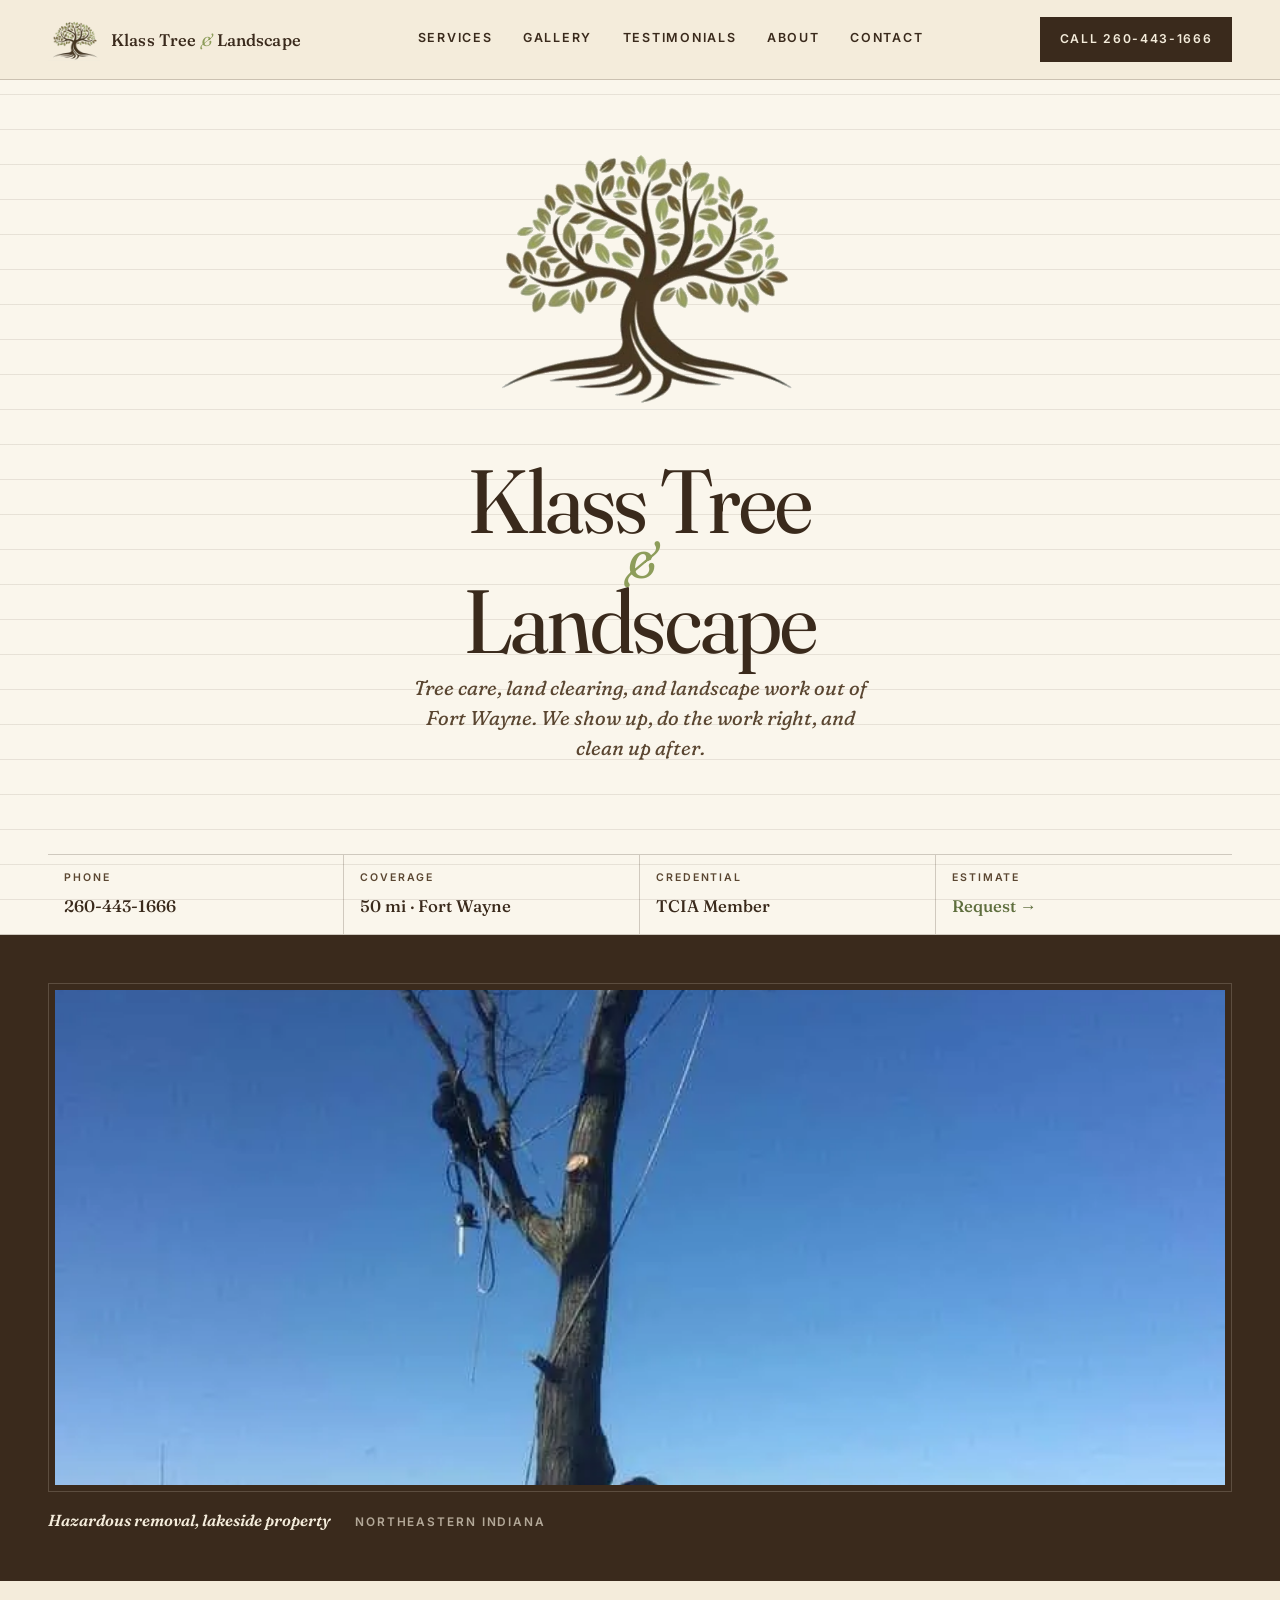
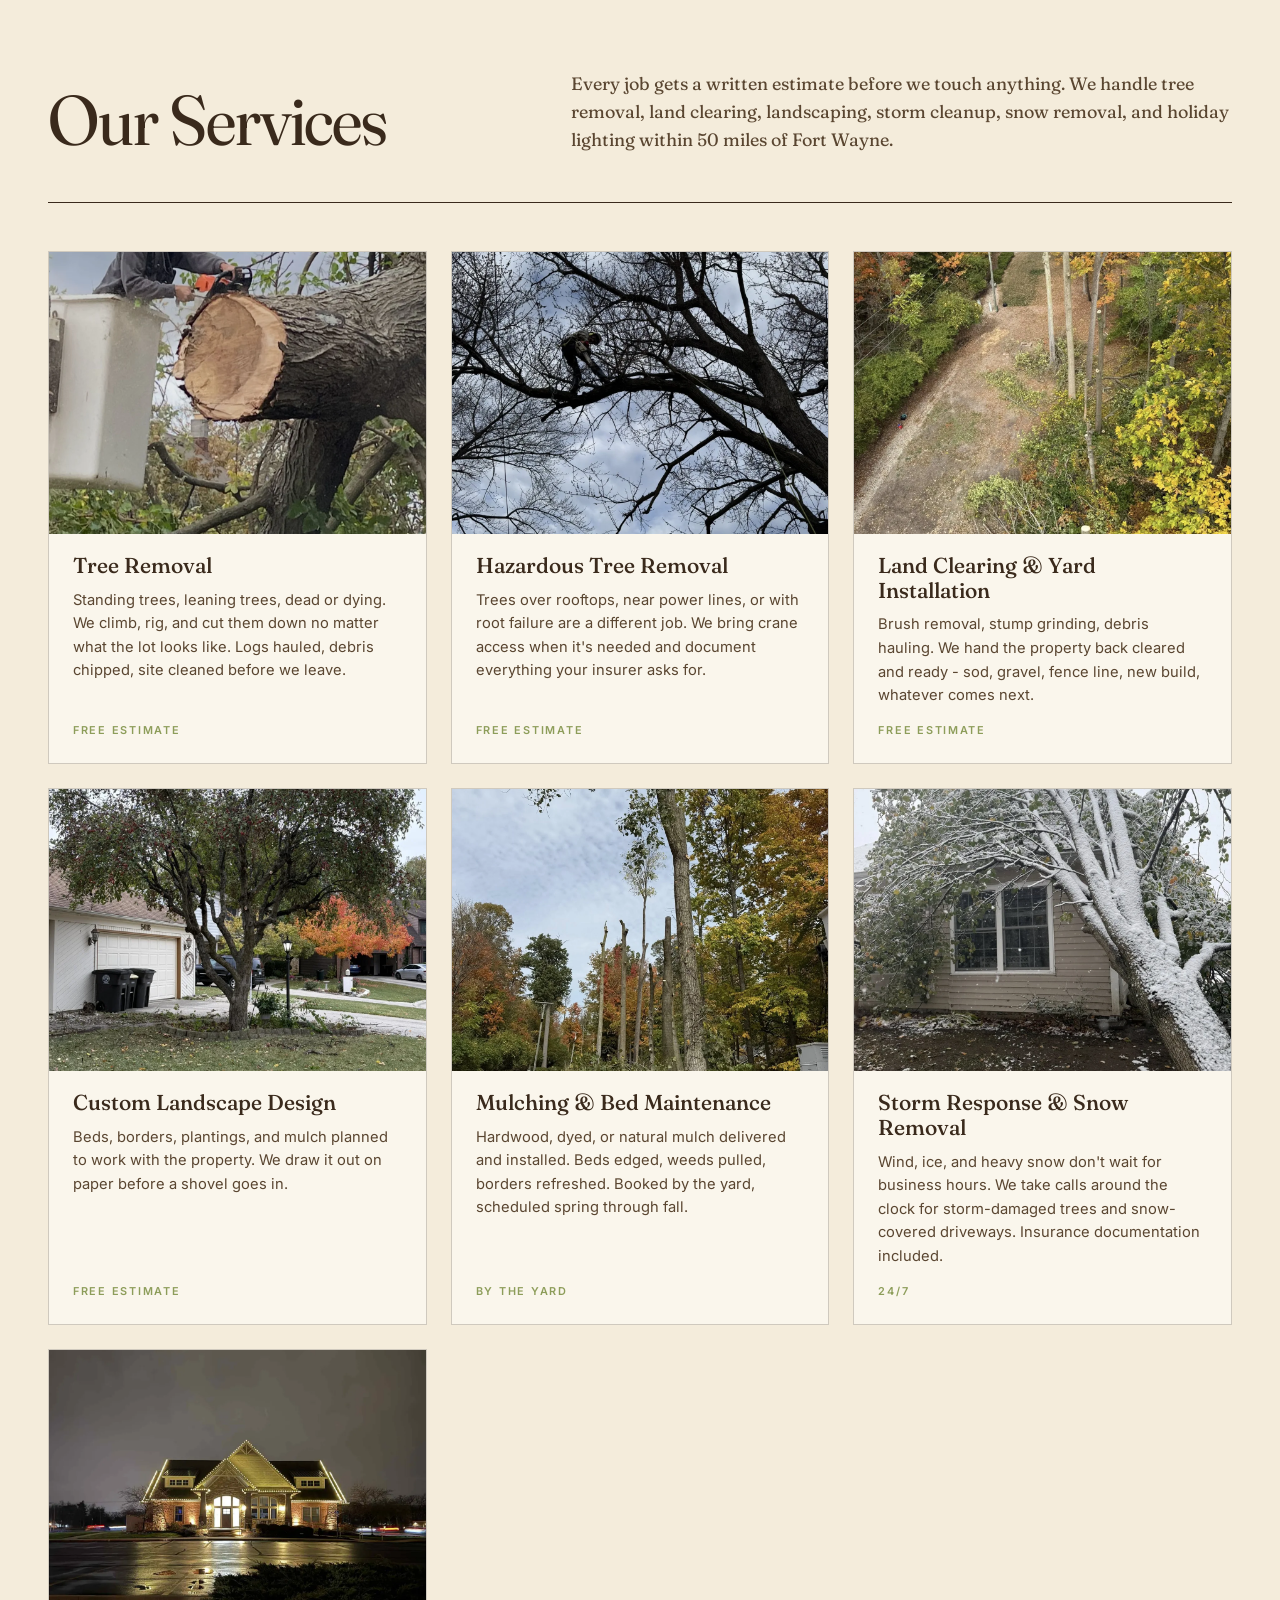
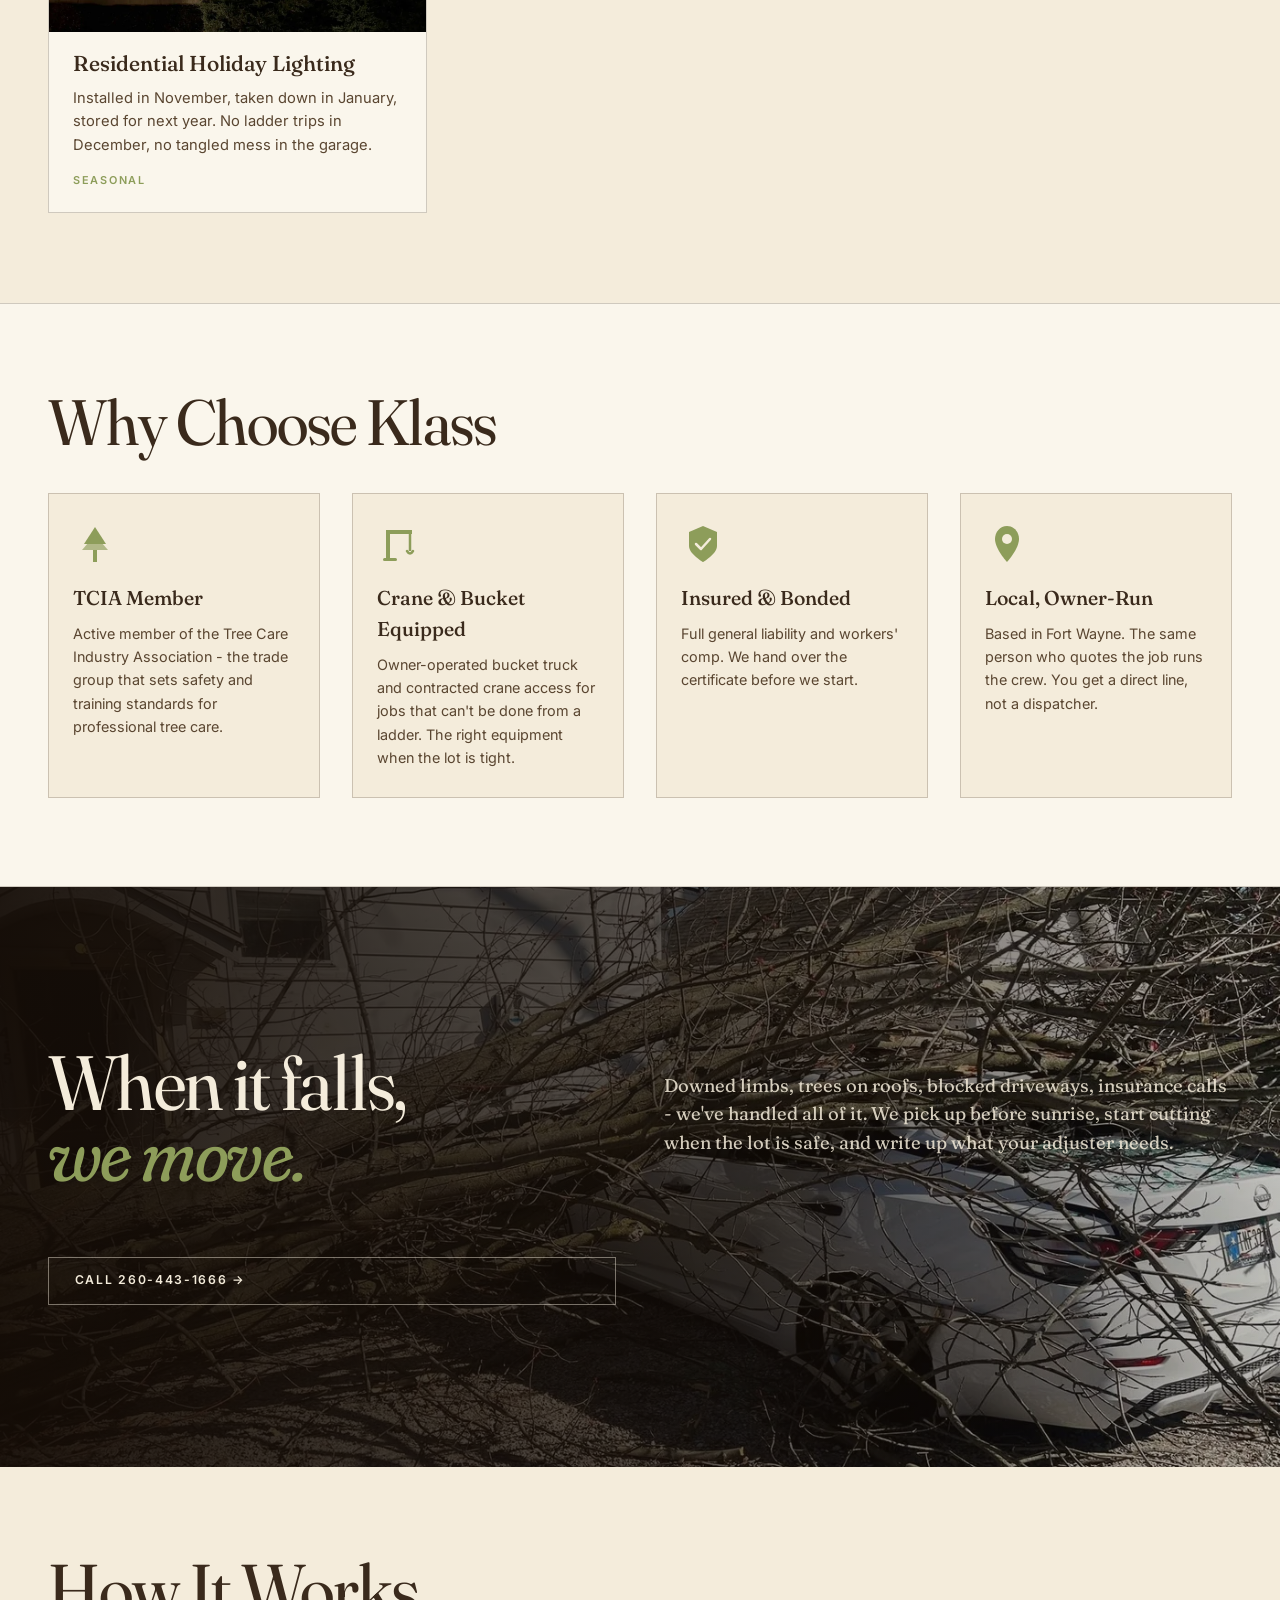
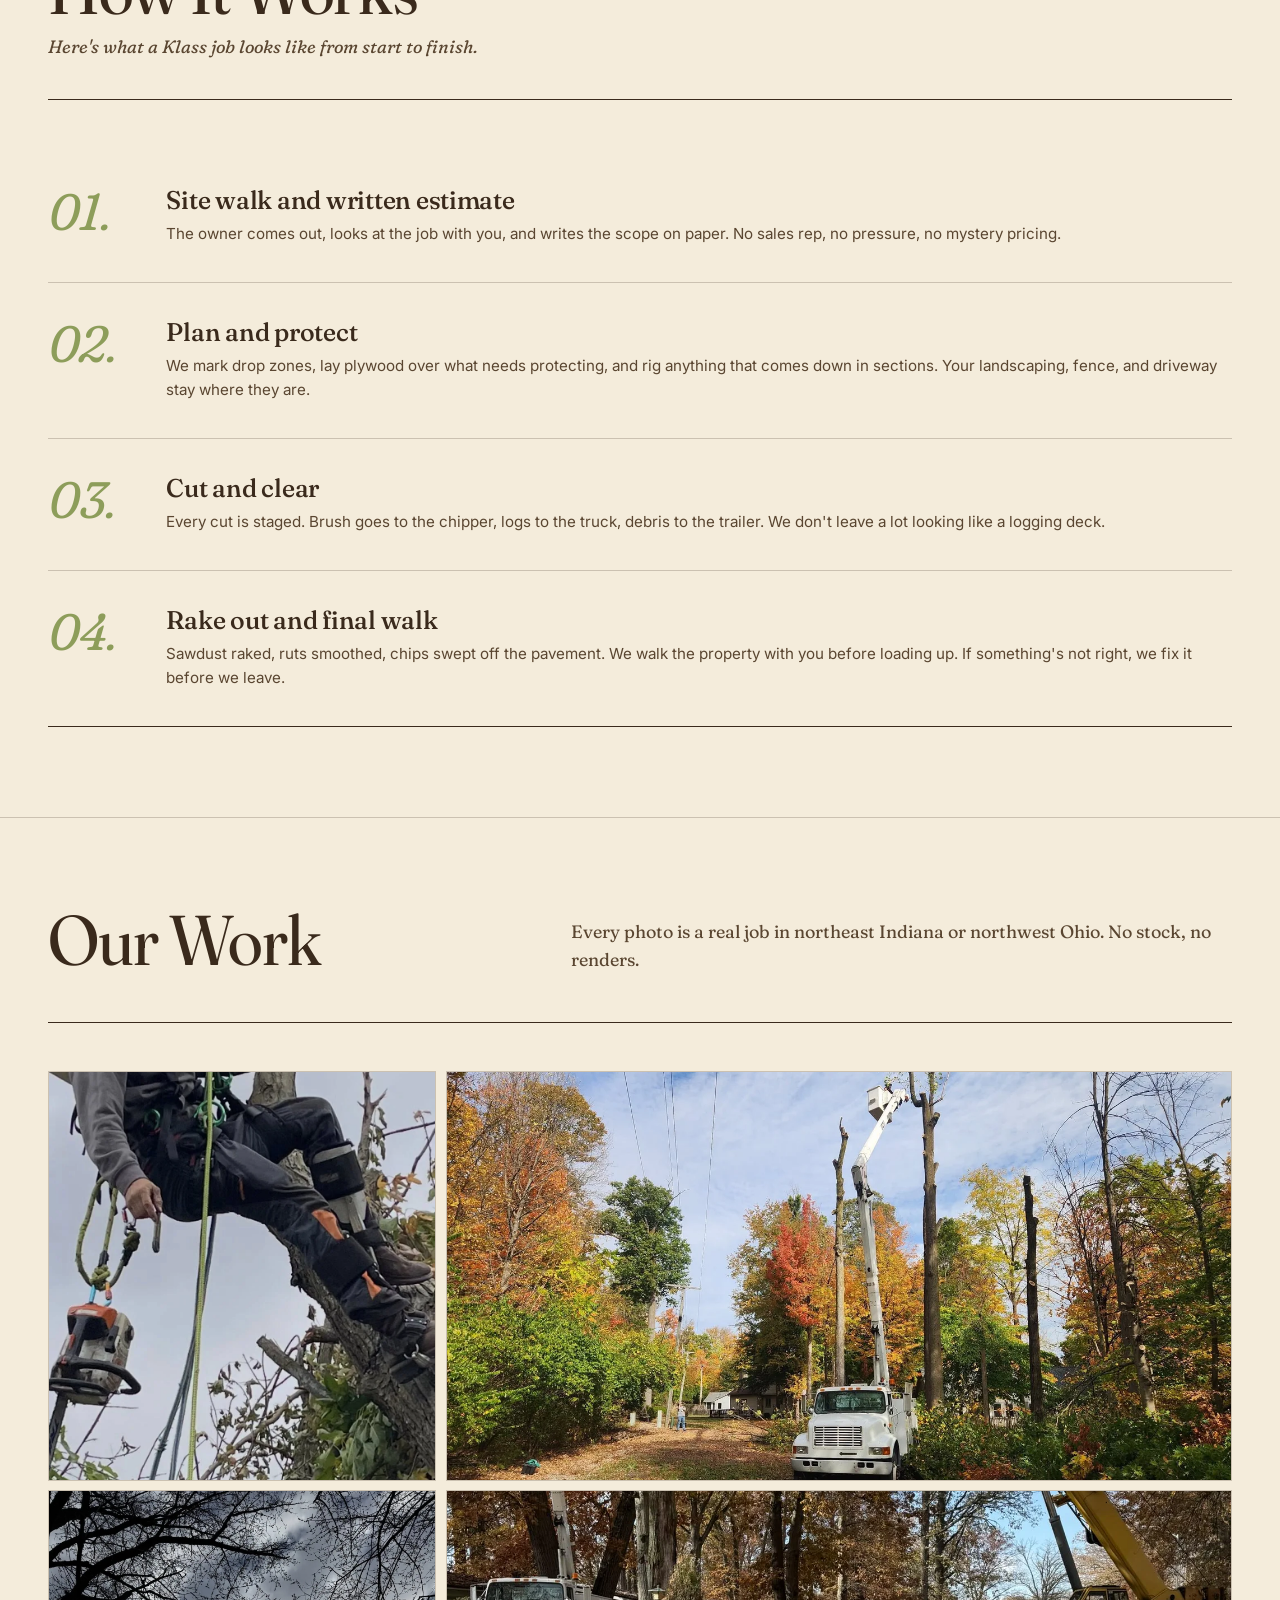
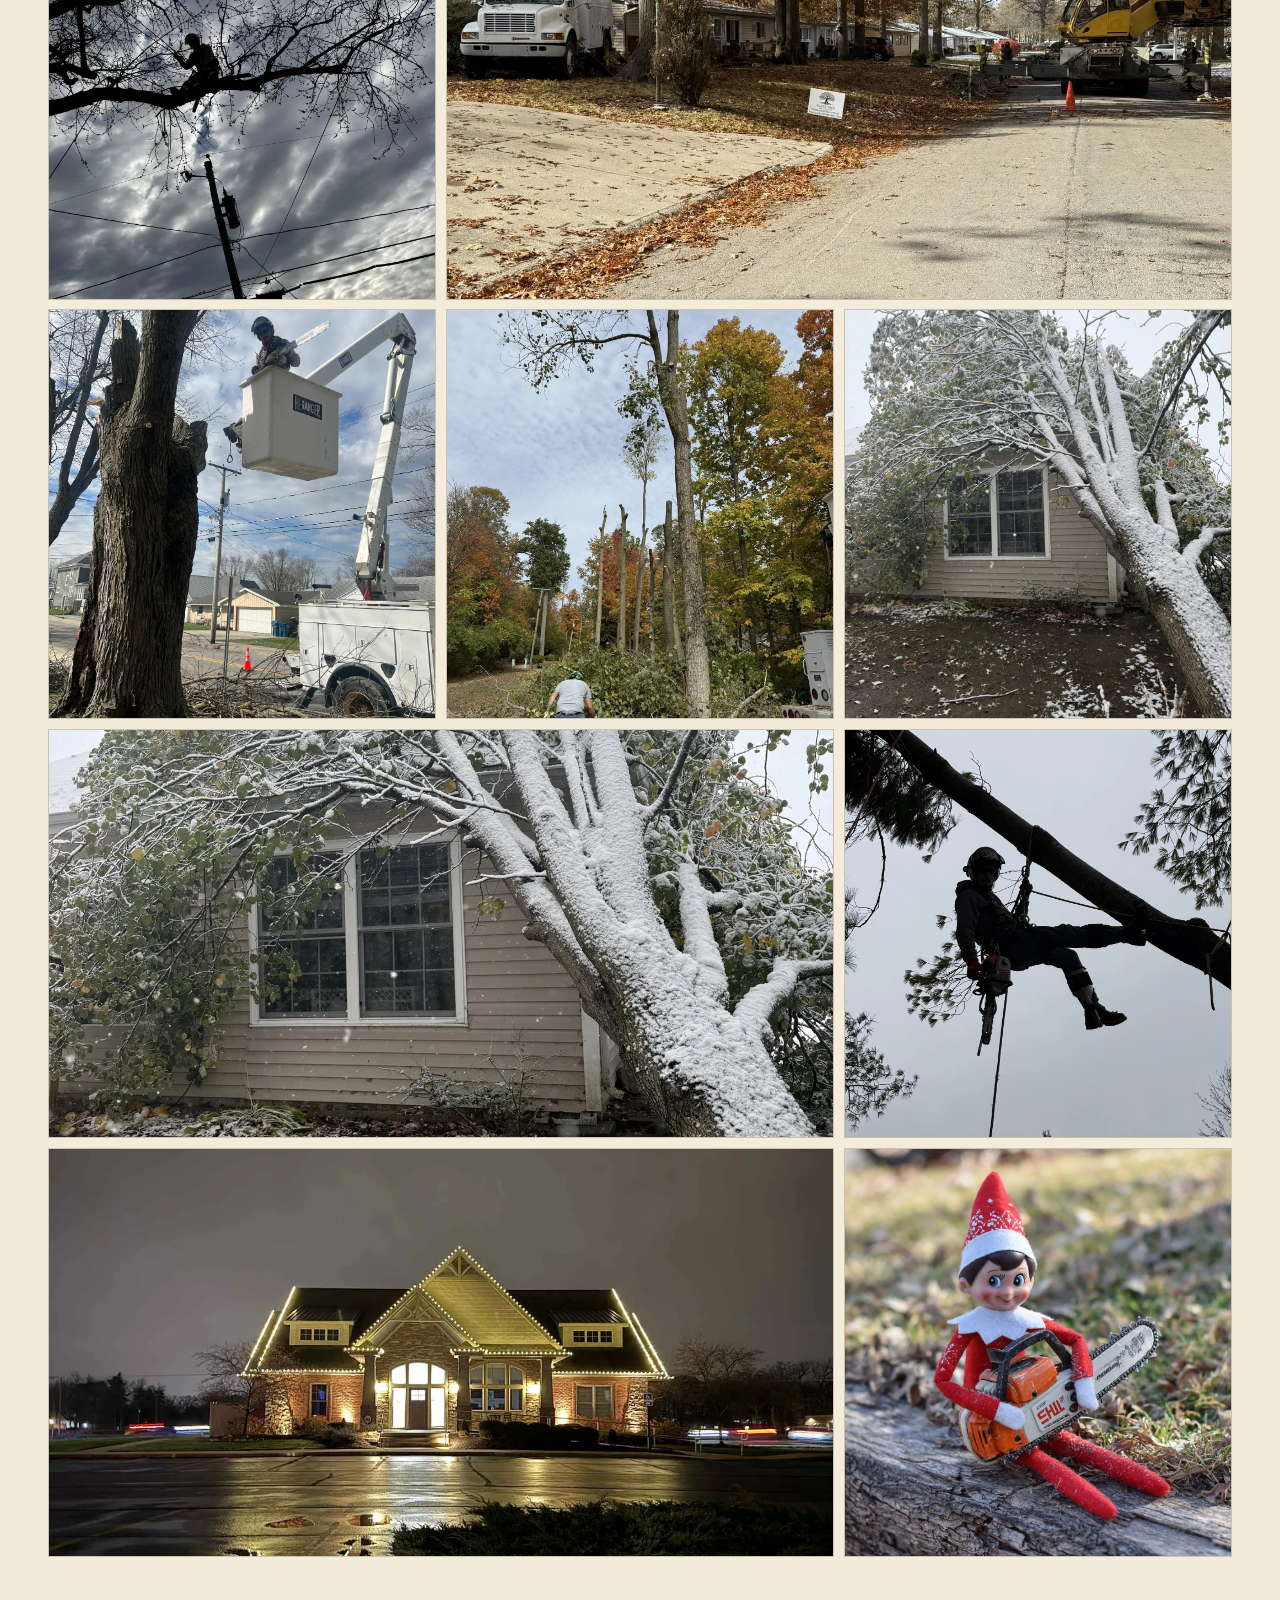
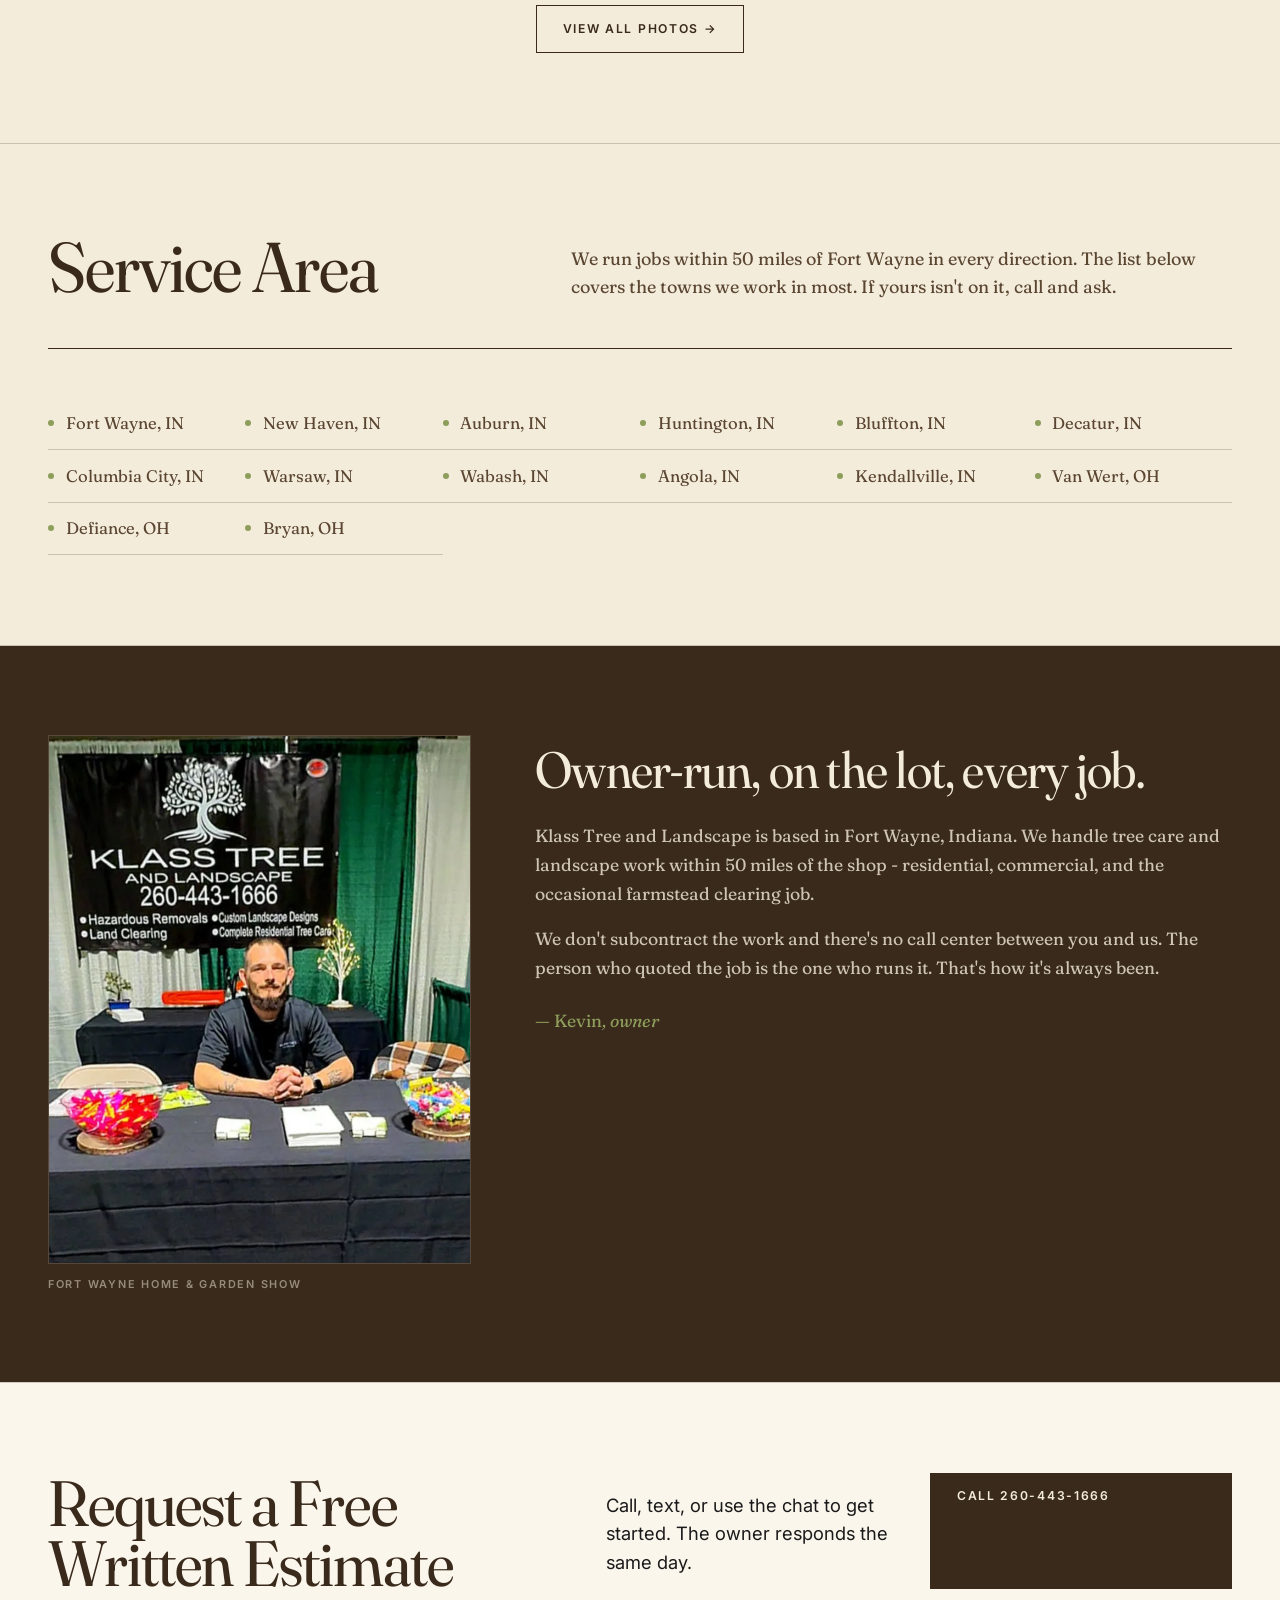
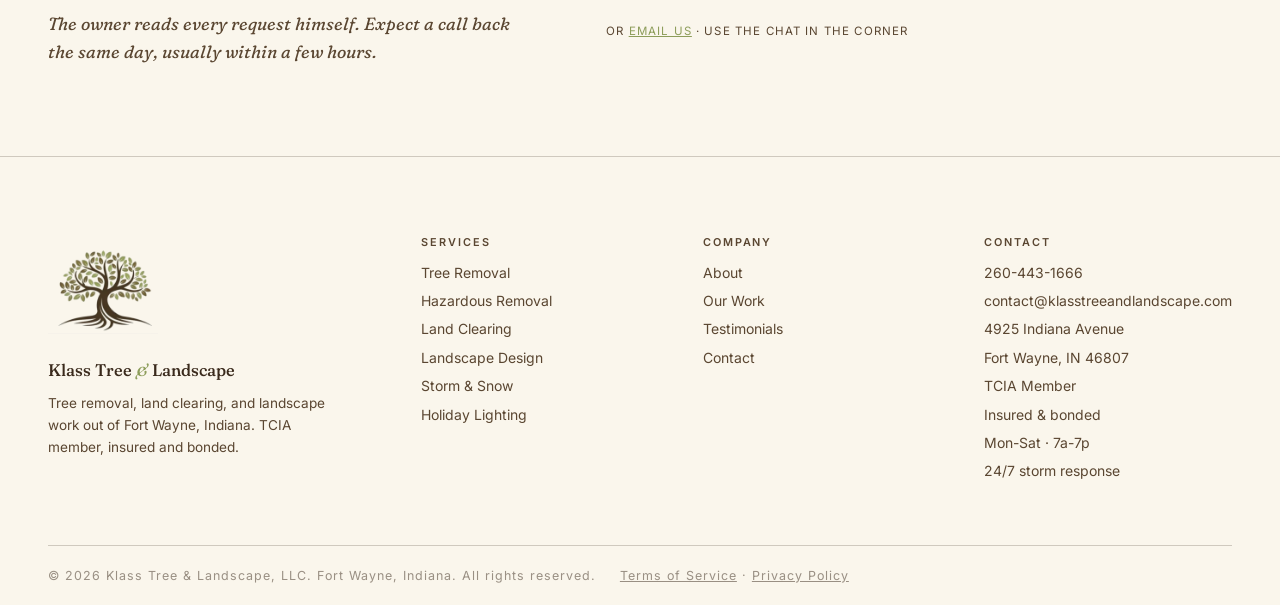
<file: index.html>
<!doctype html>
<html lang="en">
<head>
  <meta charset="utf-8">
  <meta name="viewport" content="width=device-width, initial-scale=1">
  <title>Tree Removal &amp; Landscaping | Fort Wayne, IN | Klass</title>
  <meta name="description" content="Fort Wayne tree removal, hazardous tree service, land clearing, landscaping, storm response, and holiday lighting. TCIA member, insured and bonded. 50-mile service area. Call 260-443-1666.">
  <meta name="robots" content="index, follow">
  <meta name="theme-color" content="#3a2a1c">
  <link rel="canonical" href="https://klasstreeandlandscape.com/">

  <meta property="og:title" content="Tree Removal &amp; Landscaping in Fort Wayne, IN | Klass Tree &amp; Landscape">
  <meta property="og:description" content="Fort Wayne tree removal, hazardous tree service, land clearing, landscaping, storm response, snow removal, and holiday lighting. TCIA member, insured. 260-443-1666.">
  <meta property="og:type" content="website">
  <meta property="og:url" content="https://klasstreeandlandscape.com/">
  <meta property="og:locale" content="en_US">
  <meta property="og:image" content="https://klasstreeandlandscape.com/images/og-klass-tree-logo.webp">
  <meta name="twitter:card" content="summary_large_image">
  <meta name="twitter:title" content="Tree Removal &amp; Landscaping | Fort Wayne, IN | Klass">
  <meta name="twitter:description" content="Fort Wayne tree removal, hazardous tree service, land clearing, landscaping, storm response, and holiday lighting. TCIA member, insured and bonded. Call 260-443-1666.">
  <meta name="twitter:image" content="https://klasstreeandlandscape.com/images/og-klass-tree-logo.webp">

  <link rel="apple-touch-icon" sizes="180x180" href="/apple-touch-icon.png">
  <link rel="icon" type="image/png" sizes="32x32" href="/favicon-32x32.png">
  <link rel="icon" type="image/png" sizes="16x16" href="/favicon-16x16.png">
  <link rel="manifest" href="/site.webmanifest">

  <link rel="preconnect" href="https://fonts.googleapis.com">
  <link rel="preconnect" href="https://fonts.gstatic.com" crossorigin>
  <link rel="stylesheet" href="https://fonts.googleapis.com/css2?family=Fraunces:opsz,wght,SOFT@9..144,300..800,30..100&family=Inter:wght@400;500;600;700&display=swap">

  <link rel="stylesheet" href="css/styles.css">

  <script type="application/ld+json">
  {
    "@context": "https://schema.org",
    "@graph": [
      {
        "@type": "WebSite",
        "@id": "https://klasstreeandlandscape.com/#website",
        "url": "https://klasstreeandlandscape.com/",
        "name": "Klass Tree and Landscape"
      },
      {
        "@type": "LandscapingBusiness",
        "@id": "https://klasstreeandlandscape.com/#business",
        "name": "Klass Tree and Landscape",
        "url": "https://klasstreeandlandscape.com/",
        "image": "https://klasstreeandlandscape.com/images/klass-tree-logo.webp",
        "logo": "https://klasstreeandlandscape.com/images/klass-tree-logo.webp",
        "telephone": "+12604431666", "email": "contact@klasstreeandlandscape.com",
        "address": {
          "@type": "PostalAddress",
          "streetAddress": "4925 Indiana Avenue", "addressLocality": "Fort Wayne",
          "addressRegion": "IN",
          "postalCode": "46807",
          "addressCountry": "US"
        },
        "areaServed": [
          { "@type": "City", "name": "Fort Wayne, IN" },
          { "@type": "City", "name": "New Haven, IN" },
          { "@type": "City", "name": "Auburn, IN" },
          { "@type": "City", "name": "Huntington, IN" },
          { "@type": "City", "name": "Bluffton, IN" },
          { "@type": "City", "name": "Decatur, IN" },
          { "@type": "City", "name": "Columbia City, IN" },
          { "@type": "City", "name": "Warsaw, IN" },
          { "@type": "City", "name": "Wabash, IN" },
          { "@type": "City", "name": "Angola, IN" },
          { "@type": "City", "name": "Kendallville, IN" },
          { "@type": "City", "name": "Van Wert, OH" },
          { "@type": "City", "name": "Defiance, OH" },
          { "@type": "City", "name": "Bryan, OH" }
        ],
        "makesOffer": [
          { "@type": "Offer", "itemOffered": { "@type": "Service", "name": "Tree Removal" } },
          { "@type": "Offer", "itemOffered": { "@type": "Service", "name": "Hazardous Tree Removal" } },
          { "@type": "Offer", "itemOffered": { "@type": "Service", "name": "Land Clearing and Yard Installation" } },
          { "@type": "Offer", "itemOffered": { "@type": "Service", "name": "Custom Landscape Design" } },
          { "@type": "Offer", "itemOffered": { "@type": "Service", "name": "Mulching and Bed Maintenance" } },
          { "@type": "Offer", "itemOffered": { "@type": "Service", "name": "Storm Response and Snow Removal" } },
          { "@type": "Offer", "itemOffered": { "@type": "Service", "name": "Residential Holiday Lighting" } }
        ],
        "memberOf": {
          "@type": "Organization",
          "name": "Tree Care Industry Association (TCIA)"
        },
        "aggregateRating": {
          "@type": "AggregateRating",
          "ratingValue": "5.0",
          "reviewCount": "6",
          "bestRating": "5",
          "worstRating": "1"
        },
        "openingHoursSpecification": [
          { "@type": "OpeningHoursSpecification", "dayOfWeek": ["Monday","Tuesday","Wednesday","Thursday","Friday","Saturday"], "opens": "07:00", "closes": "19:00" }
        ]
      },
      {
        "@type": "FAQPage",
        "mainEntity": [
          { "@type": "Question", "name": "How much does tree removal cost in Fort Wayne?", "acceptedAnswer": { "@type": "Answer", "text": "Most residential tree removals in the Fort Wayne area run between $400 and $2,500 depending on tree size, location, and access. We give every customer a free written estimate before any work starts." } },
          { "@type": "Question", "name": "Are you insured and bonded?", "acceptedAnswer": { "@type": "Answer", "text": "Yes. Klass Tree and Landscape carries full liability and workers' comp insurance, and we are a TCIA member. We can send certificates directly to your insurer or property manager on request." } },
          { "@type": "Question", "name": "Do you respond to storm damage emergencies?", "acceptedAnswer": { "@type": "Answer", "text": "Yes, 24/7. After a storm we pick up the phone, document the damage for your insurance adjuster, and dispatch a crew as soon as the scene is safe." } },
          { "@type": "Question", "name": "What areas do you serve?", "acceptedAnswer": { "@type": "Answer", "text": "We work within a 50-mile radius of Fort Wayne, Indiana, including Allen, DeKalb, Whitley, Wells, Adams, Huntington, Wabash, and Noble counties, plus parts of northwest Ohio." } }
        ]
      }
    ]
  }
  </script>
</head>
<body>
  <a class="skip-link" href="#main">Skip to content</a>

  <!-- HEADER -->
  <header class="hdr" role="banner">
    <div class="hdr__inner">
      <a href="/" class="hdr__brand" aria-label="Klass Tree and Landscape - home">
        <img src="images/klass-tree-logo.webp" alt="Klass Tree and Landscape logo" class="hdr__mark" width="52" height="52">
        <span class="hdr__name">Klass Tree <span class="amp">&amp;</span> Landscape</span>
      </a>
      <nav class="hdr__nav" aria-label="Primary">
        <a href="/services">Services</a>
        <a href="/gallery">Gallery</a>
        <a href="/testimonials">Testimonials</a>
        <a href="/about">About</a>
        <a href="/contact">Contact</a>
      </nav>
      <a href="tel:+12604431666" class="hdr__cta">Call <span>260-443-1666</span></a>
      <button class="hdr__menu" id="hdr-menu" aria-label="Open navigation menu" aria-expanded="false">
        <span class="hdr__menu-bar"></span>
        <span class="hdr__menu-bar"></span>
        <span class="hdr__menu-bar"></span>
      </button>
    </div>
  </header>

  <main id="main">

    <!-- HERO / COVER -->
    <section class="cover" aria-labelledby="cover-title">
      <div class="cover__frame">
        <div class="cover__center">
          <img src="images/klass-tree-logo.webp" alt="Klass Tree and Landscape logo" class="cover__mark" width="340" height="340">
          <h1 id="cover-title" class="cover__title">
            <span class="cover__title-line">Klass Tree</span>
            <span class="cover__title-amp">&amp;</span>
            <span class="cover__title-line">Landscape</span>
          </h1>
          <p class="cover__sub">Tree care, land clearing, and landscape work out of Fort Wayne. We show up, do the work right, and clean up after.</p>
        </div>

        <div class="cover__rule" aria-hidden="true"></div>

        <div class="cover__bottom">
          <div class="cover__cell">
            <span class="cover__cell-label">Phone</span>
            <a href="tel:+12604431666" class="cover__cell-val">260-443-1666</a>
          </div>
          <div class="cover__cell">
            <span class="cover__cell-label">Coverage</span>
            <span class="cover__cell-val">50 mi · Fort Wayne</span>
          </div>
          <div class="cover__cell">
            <span class="cover__cell-label">Credential</span>
            <span class="cover__cell-val">TCIA Member</span>
          </div>
          <div class="cover__cell">
            <span class="cover__cell-label">Estimate</span>
            <a href="#estimate" class="cover__cell-val cover__cell-val--link">Request &rarr;</a>
          </div>
        </div>
      </div>
    </section>

    <!-- FEATURE IMAGE -->
    <figure class="feature-img">
      <div class="feature-img__wrap">
        <img src="images/plate-01-climber-lakeside.webp" alt="A climber high in a leafless tree above an Indiana lake on a clear winter day" class="feature-img__photo">
      </div>
      <figcaption class="feature-img__cap">
        <span class="feature-img__title">Hazardous removal, lakeside property</span>
        <span class="feature-img__loc">Northeastern Indiana</span>
      </figcaption>
    </figure>

    <!-- SERVICES -->
    <section class="services" id="services" aria-labelledby="services-title">
      <header class="services__header">
        <h2 id="services-title" class="services__title">Our Services</h2>
        <p class="services__lede">Every job gets a written estimate before we touch anything. We handle tree removal, land clearing, landscaping, storm cleanup, snow removal, and holiday lighting within 50 miles of Fort Wayne.</p>
      </header>

      <ul class="services__list" role="list">
        <li class="svc-card">
          <figure class="svc-card__img-wrap">
            <img src="images/svc-tree-removal.webp" alt="Klass climber in full gear with chainsaw sitting in a tree during a removal job" loading="lazy" class="svc-card__img">
          </figure>
          <div class="svc-card__body">
            <h3 class="svc-card__name">Tree Removal</h3>
            <p class="svc-card__desc">Standing trees, leaning trees, dead or dying. We climb, rig, and cut them down no matter what the lot looks like. Logs hauled, debris chipped, site cleaned before we leave.</p>
            <span class="svc-card__rate">Free estimate</span>
          </div>
        </li>
        <li class="svc-card">
          <figure class="svc-card__img-wrap">
            <img src="images/svc-hazardous-removal.webp" alt="Crane and climber working together to remove a large bare tree in a residential neighborhood" loading="lazy" class="svc-card__img">
          </figure>
          <div class="svc-card__body">
            <h3 class="svc-card__name">Hazardous Tree Removal</h3>
            <p class="svc-card__desc">Trees over rooftops, near power lines, or with root failure are a different job. We bring crane access when it's needed and document everything your insurer asks for.</p>
            <span class="svc-card__rate">Free estimate</span>
          </div>
        </li>
        <li class="svc-card">
          <figure class="svc-card__img-wrap">
            <img src="images/svc-land-clearing.webp" alt="Aerial view of a cleared corridor through trees in northeastern Indiana after land clearing work" loading="lazy" class="svc-card__img">
          </figure>
          <div class="svc-card__body">
            <h3 class="svc-card__name">Land Clearing &amp; Yard Installation</h3>
            <p class="svc-card__desc">Brush removal, stump grinding, debris hauling. We hand the property back cleared and ready - sod, gravel, fence line, new build, whatever comes next.</p>
            <span class="svc-card__rate">Free estimate</span>
          </div>
        </li>
        <li class="svc-card">
          <figure class="svc-card__img-wrap">
            <img src="images/svc-landscape-design.webp" alt="Residential property in Fort Wayne with ornamental tree and maintained yard after landscape design work" loading="lazy" class="svc-card__img">
          </figure>
          <div class="svc-card__body">
            <h3 class="svc-card__name">Custom Landscape Design</h3>
            <p class="svc-card__desc">Beds, borders, plantings, and mulch planned to work with the property. We draw it out on paper before a shovel goes in.</p>
            <span class="svc-card__rate">Free estimate</span>
          </div>
        </li>
        <li class="svc-card">
          <figure class="svc-card__img-wrap">
            <img src="images/plate-08-felling-autumn.webp" alt="A cleared yard area in autumn after tree felling and debris removal" loading="lazy" class="svc-card__img">
          </figure>
          <div class="svc-card__body">
            <h3 class="svc-card__name">Mulching &amp; Bed Maintenance</h3>
            <p class="svc-card__desc">Hardwood, dyed, or natural mulch delivered and installed. Beds edged, weeds pulled, borders refreshed. Booked by the yard, scheduled spring through fall.</p>
            <span class="svc-card__rate">By the yard</span>
          </div>
        </li>
        <li class="svc-card">
          <figure class="svc-card__img-wrap">
            <img src="images/svc-storm-snow.webp" alt="Klass crew working a storm-damaged tree in Fort Wayne, Indiana" loading="lazy" class="svc-card__img">
          </figure>
          <div class="svc-card__body">
            <h3 class="svc-card__name">Storm Response &amp; Snow Removal</h3>
            <p class="svc-card__desc">Wind, ice, and heavy snow don't wait for business hours. We take calls around the clock for storm-damaged trees and snow-covered driveways. Insurance documentation included.</p>
            <span class="svc-card__rate">24/7</span>
          </div>
        </li>
        <li class="svc-card">
          <figure class="svc-card__img-wrap">
            <img src="images/svc-holiday-lighting.webp" alt="Large commercial brick building in Fort Wayne lit up with professional warm holiday lighting at night" loading="lazy" class="svc-card__img">
          </figure>
          <div class="svc-card__body">
            <h3 class="svc-card__name">Residential Holiday Lighting</h3>
            <p class="svc-card__desc">Installed in November, taken down in January, stored for next year. No ladder trips in December, no tangled mess in the garage.</p>
            <span class="svc-card__rate">Seasonal</span>
          </div>
        </li>
      </ul>
    </section>

    <!-- WHY CHOOSE KLASS -->
    <section class="credentials" aria-labelledby="creds-title">
      <header class="credentials__header">
        <h2 id="creds-title" class="credentials__title">Why Choose Klass</h2>
      </header>
      <div class="credentials__grid">
        <div class="cred">
          <svg class="cred__icon" viewBox="0 0 44 44" fill="none" xmlns="http://www.w3.org/2000/svg" aria-hidden="true">
            <rect x="20" y="28" width="4" height="12" fill="#8d9d5a"/>
            <polygon points="22,5 33,22 11,22" fill="#8d9d5a"/>
            <polygon points="22,13 35,28 9,28" fill="#8d9d5a" opacity="0.65"/>
          </svg>
          <h3 class="cred__name">TCIA Member</h3>
          <p class="cred__desc">Active member of the Tree Care Industry Association - the trade group that sets safety and training standards for professional tree care.</p>
        </div>
        <div class="cred">
          <svg class="cred__icon" viewBox="0 0 44 44" fill="none" xmlns="http://www.w3.org/2000/svg" aria-hidden="true">
            <rect x="9" y="8" width="4" height="28" fill="#8d9d5a"/>
            <rect x="9" y="8" width="26" height="4" fill="#8d9d5a"/>
            <line x1="33" y1="12" x2="33" y2="29" stroke="#8d9d5a" stroke-width="2.5"/>
            <path d="M30 29 Q33 34 36 29" stroke="#8d9d5a" stroke-width="2.5" fill="none" stroke-linecap="round"/>
            <rect x="6" y="36" width="14" height="3" rx="1.5" fill="#8d9d5a"/>
          </svg>
          <h3 class="cred__name">Crane &amp; Bucket Equipped</h3>
          <p class="cred__desc">Owner-operated bucket truck and contracted crane access for jobs that can't be done from a ladder. The right equipment when the lot is tight.</p>
        </div>
        <div class="cred">
          <svg class="cred__icon" viewBox="0 0 44 44" fill="none" xmlns="http://www.w3.org/2000/svg" aria-hidden="true">
            <path d="M22 4 L36 10 V24 C36 32 22 40 22 40 C22 40 8 32 8 24 V10 Z" fill="#8d9d5a"/>
            <polyline points="15,22 20,27 29,17" stroke="#f4ecdb" stroke-width="2.5" stroke-linecap="round" stroke-linejoin="round" fill="none"/>
          </svg>
          <h3 class="cred__name">Insured &amp; Bonded</h3>
          <p class="cred__desc">Full general liability and workers' comp. We hand over the certificate before we start.</p>
        </div>
        <div class="cred">
          <svg class="cred__icon" viewBox="0 0 44 44" fill="none" xmlns="http://www.w3.org/2000/svg" aria-hidden="true">
            <path d="M22 4 C15 4 10 10 10 17 C10 27 22 40 22 40 C22 40 34 27 34 17 C34 10 29 4 22 4 Z" fill="#8d9d5a"/>
            <circle cx="22" cy="17" r="5" fill="#f4ecdb"/>
          </svg>
          <h3 class="cred__name">Local, Owner-Run</h3>
          <p class="cred__desc">Based in Fort Wayne. The same person who quotes the job runs the crew. You get a direct line, not a dispatcher.</p>
        </div>
      </div>
    </section>

    <!-- STORM CALLOUT -->
    <section class="storm" aria-labelledby="storm-title">
      <img src="images/plate-09-storm-tree-on-car.webp" alt="A large tree fallen across a parked sedan in an Indiana neighborhood after a storm" class="storm__img">
      <div class="storm__overlay">
        <h2 id="storm-title" class="storm__title">When it falls,<br><em>we move.</em></h2>
        <p class="storm__lede">Downed limbs, trees on roofs, blocked driveways, insurance calls - we've handled all of it. We pick up before sunrise, start cutting when the lot is safe, and write up what your adjuster needs.</p>
        <a href="tel:+12604431666" class="btn btn--ghost-cream">Call 260-443-1666 &rarr;</a>
      </div>
    </section>

    <!-- HOW IT WORKS -->
    <section class="process" aria-labelledby="process-title">
      <header class="process__header">
        <h2 id="process-title" class="process__title">How It Works</h2>
        <p class="process__sub">Here's what a Klass job looks like from start to finish.</p>
      </header>

      <ol class="process__list">
        <li class="step">
          <span class="step__num">01.</span>
          <div class="step__body">
            <h3 class="step__name">Site walk and written estimate</h3>
            <p>The owner comes out, looks at the job with you, and writes the scope on paper. No sales rep, no pressure, no mystery pricing.</p>
          </div>
        </li>
        <li class="step">
          <span class="step__num">02.</span>
          <div class="step__body">
            <h3 class="step__name">Plan and protect</h3>
            <p>We mark drop zones, lay plywood over what needs protecting, and rig anything that comes down in sections. Your landscaping, fence, and driveway stay where they are.</p>
          </div>
        </li>
        <li class="step">
          <span class="step__num">03.</span>
          <div class="step__body">
            <h3 class="step__name">Cut and clear</h3>
            <p>Every cut is staged. Brush goes to the chipper, logs to the truck, debris to the trailer. We don't leave a lot looking like a logging deck.</p>
          </div>
        </li>
        <li class="step">
          <span class="step__num">04.</span>
          <div class="step__body">
            <h3 class="step__name">Rake out and final walk</h3>
            <p>Sawdust raked, ruts smoothed, chips swept off the pavement. We walk the property with you before loading up. If something's not right, we fix it before we leave.</p>
          </div>
        </li>
      </ol>
    </section>

    <!-- OUR WORK / GALLERY -->
    <section class="gallery" id="gallery" aria-labelledby="gallery-title">
      <header class="gallery__header">
        <h2 id="gallery-title" class="gallery__title">Our Work</h2>
        <p class="gallery__lede">Every photo is a real job in northeast Indiana or northwest Ohio. No stock, no renders.</p>
      </header>

      <div class="gallery__mosaic">
        <figure class="gfig gfig--tall">
          <img src="images/plate-02-climber-rigging.webp" alt="Klass climber in a hard hat sitting in a tree with rigging gear and a chainsaw" loading="lazy">
          <figcaption>Climber with rigging gear, residential removal</figcaption>
        </figure>
        <figure class="gfig gfig--wide">
          <img src="images/plate-07-bucket-truck-autumn.webp" alt="Klass bucket truck working a tall tree on a rural Indiana road in fall colors" loading="lazy">
          <figcaption>Bucket truck, autumn corridor</figcaption>
        </figure>
        <figure class="gfig gfig--tall">
          <img src="images/plate-04-silhouette-storm-sky.webp" alt="A climber silhouetted in a tall tree against a stormy late-afternoon sky over power lines" loading="lazy">
          <figcaption>Line clearance, storm sky</figcaption>
        </figure>
        <figure class="gfig gfig--wide">
          <img src="images/plate-06-crane-removal-autumn.webp" alt="A yellow crane reaching into a stand of autumn trees during a tree removal job" loading="lazy">
          <figcaption>Crane assist, tight residential lot</figcaption>
        </figure>
        <figure class="gfig gfig--tall">
          <img src="images/plate-bucket-truck-operator.webp" alt="Klass bucket truck operator in a Hi-Ranger lift working a large tree in Fort Wayne" loading="lazy">
          <figcaption>Bucket truck operator at work</figcaption>
        </figure>
        <figure class="gfig gfig--square">
          <img src="images/plate-08-felling-autumn.webp" alt="A worker walking through a recently felled stand of autumn trees" loading="lazy">
          <figcaption>Felling, land clearing</figcaption>
        </figure>
        <figure class="gfig gfig--wide">
          <img src="images/plate-10-storm-tree-on-house.webp" alt="A large tree leaned over a house after a winter storm, snow on the ground" loading="lazy">
          <figcaption>Tree on a house, storm response</figcaption>
        </figure>
        <figure class="gfig gfig--square">
          <img src="images/svc-storm-snow.webp" alt="Klass crew responding to a storm-damaged tree in Fort Wayne" loading="lazy">
          <figcaption>Storm response, on the ground fast</figcaption>
        </figure>
        <figure class="gfig gfig--tall">
          <img src="images/plate-03-silhouette-pines.webp" alt="A climber silhouetted in a tall pine tree against a grey overcast sky" loading="lazy">
          <figcaption>White pine removal</figcaption>
        </figure>
        <figure class="gfig gfig--wide">
          <img src="images/plate-13-holiday-lights-property.webp" alt="A large brick property in northeast Indiana lit up with installed white holiday lighting at night" loading="lazy">
          <figcaption>Holiday lighting, full property install</figcaption>
        </figure>
        <figure class="gfig gfig--square">
          <img src="images/plate-12-holiday-lights-house.webp" alt="A residential home with multicolored Klass holiday lighting on the rooflines and trim" loading="lazy">
          <figcaption>Residential lights, color program</figcaption>
        </figure>
      </div>
      <div class="gallery__footer">
        <a href="/gallery" class="btn btn--outline">View all photos &rarr;</a>
      </div>
    </section>

    <!-- SERVICE AREA -->
    <section class="service-area" id="service-area" aria-labelledby="area-title">
      <header class="service-area__header">
        <h2 id="area-title" class="service-area__title">Service Area</h2>
        <p class="service-area__lede">We run jobs within 50 miles of Fort Wayne in every direction. The list below covers the towns we work in most. If yours isn't on it, call and ask.</p>
      </header>

      <ul class="service-area__list" role="list">
        <li>Fort Wayne, IN</li>
        <li>New Haven, IN</li>
        <li>Auburn, IN</li>
        <li>Huntington, IN</li>
        <li>Bluffton, IN</li>
        <li>Decatur, IN</li>
        <li>Columbia City, IN</li>
        <li>Warsaw, IN</li>
        <li>Wabash, IN</li>
        <li>Angola, IN</li>
        <li>Kendallville, IN</li>
        <li>Van Wert, OH</li>
        <li>Defiance, OH</li>
        <li>Bryan, OH</li>
      </ul>
    </section>

    <!-- ABOUT -->
    <section class="about" id="about" aria-labelledby="about-title">
      <div class="about__inner">
        <figure class="about__portrait">
          <img src="images/owner-klass-tree-trade-show-booth.webp" alt="Owner of Klass Tree and Landscape seated at the Fort Wayne Home and Garden Show booth">
          <figcaption>Fort Wayne Home &amp; Garden Show</figcaption>
        </figure>
        <div class="about__text">
          <h2 id="about-title" class="about__title">Owner-run, on the lot, every job.</h2>
          <p>Klass Tree and Landscape is based in Fort Wayne, Indiana. We handle tree care and landscape work within 50 miles of the shop - residential, commercial, and the occasional farmstead clearing job.</p>
          <p>We don't subcontract the work and there's no call center between you and us. The person who quoted the job is the one who runs it. That's how it's always been.</p>
          <p class="about__sig">&mdash; <span>Kevin</span>, owner</p>
        </div>
      </div>
    </section>

    <!-- CTA -->
    <section class="estimate" id="estimate" aria-labelledby="est-title">
      <div class="estimate__inner">
        <div class="estimate__left">
          <h2 id="est-title" class="estimate__title">Request a Free<br>Written Estimate</h2>
          <p>The owner reads every request himself. Expect a call back the same day, usually within a few hours.</p>
        </div>
        <div class="estimate__form">
          <p style="font-size:1.15rem; margin-bottom:1.5rem;">Call, text, or use the chat to get started. The owner responds the same day.</p>
          <a href="tel:+12604431666" class="btn btn--solid" style="margin-bottom:0.75rem; display:inline-block;">Call 260-443-1666</a>
          <p class="fld__note">Or <a href="mailto:contact@klasstreeandlandscape.com">email us</a> · use the chat in the corner</p>
        </div>
      </div>
    </section>

  </main>

  <!-- FOOTER -->
  <footer class="ftr" role="contentinfo">
    <div class="ftr__inner">
      <div class="ftr__col ftr__col--brand">
        <img src="images/klass-tree-logo.webp" alt="Klass Tree and Landscape" class="ftr__mark" width="110" height="111">
        <p class="ftr__name">Klass Tree <span class="amp">&amp;</span> Landscape</p>
        <p class="ftr__tag">Tree removal, land clearing, and landscape work out of Fort Wayne, Indiana. TCIA member, insured and bonded.</p>
      </div>
      <div class="ftr__col">
        <span class="ftr__col-label">Services</span>
        <ul>
          <li><a href="/services">Tree Removal</a></li>
          <li><a href="/services">Hazardous Removal</a></li>
          <li><a href="/services">Land Clearing</a></li>
          <li><a href="/services">Landscape Design</a></li>
          <li><a href="/services">Storm &amp; Snow</a></li>
          <li><a href="/services">Holiday Lighting</a></li>
        </ul>
      </div>
      <div class="ftr__col">
        <span class="ftr__col-label">Company</span>
        <ul>
          <li><a href="/about">About</a></li>
          <li><a href="/gallery">Our Work</a></li>
          <li><a href="/testimonials">Testimonials</a></li>
          <li><a href="/contact">Contact</a></li>
        </ul>
      </div>
      <div class="ftr__col">
        <span class="ftr__col-label">Contact</span>
        <ul>
          <li><a href="tel:+12604431666">260-443-1666</a></li>
          <li><a href="mailto:contact@klasstreeandlandscape.com">contact@klasstreeandlandscape.com</a></li>
          <li>4925 Indiana Avenue</li>
          <li>Fort Wayne, IN 46807</li>
          <li>TCIA Member</li>
          <li>Insured &amp; bonded</li>
          <li>Mon-Sat · 7a-7p</li>
          <li>24/7 storm response</li>
        </ul>
      </div>
    </div>
    <div class="ftr__legal">
      <span>&copy; <span id="yr">2026</span> Klass Tree &amp; Landscape, LLC. Fort Wayne, Indiana. All rights reserved.</span>
      <span class="ftr__links"><a href="/terms">Terms of Service</a> · <a href="/privacy">Privacy Policy</a></span>
    </div>
  </footer>

  <!-- MOBILE STICKY BAR -->
  <div class="msb" id="msb" aria-hidden="true">
    <a href="tel:+12604431666" class="msb__btn msb__btn--call">Call 260-443-1666</a>
    <a href="#estimate" class="msb__btn msb__btn--est">Free Estimate &rarr;</a>
  </div>

  <script src="js/main.js" defer></script>
  <script src="https://widgets.leadconnectorhq.com/loader.js" data-resources-url="https://widgets.leadconnectorhq.com/chat-widget/loader.js" data-widget-id="69e2773906d5d5fb1d954958"></script>
</body>
</html>
</file>
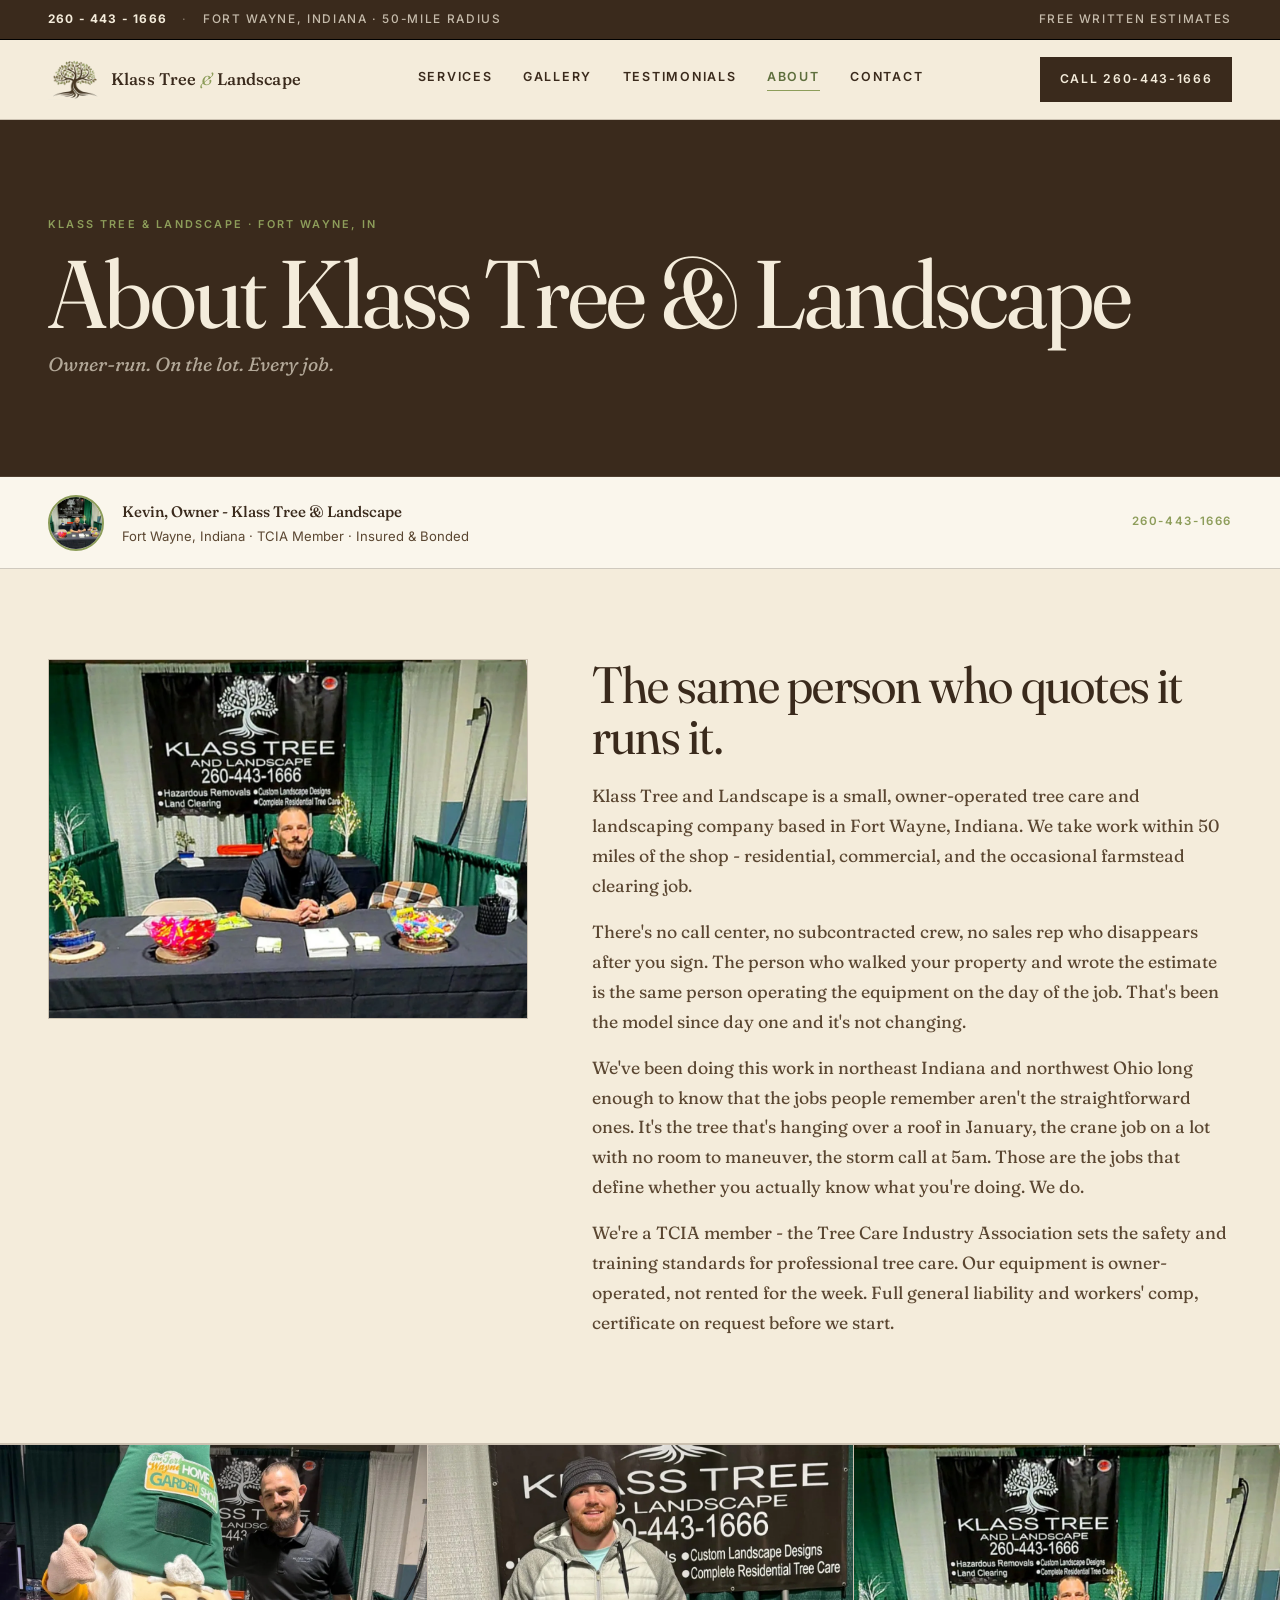
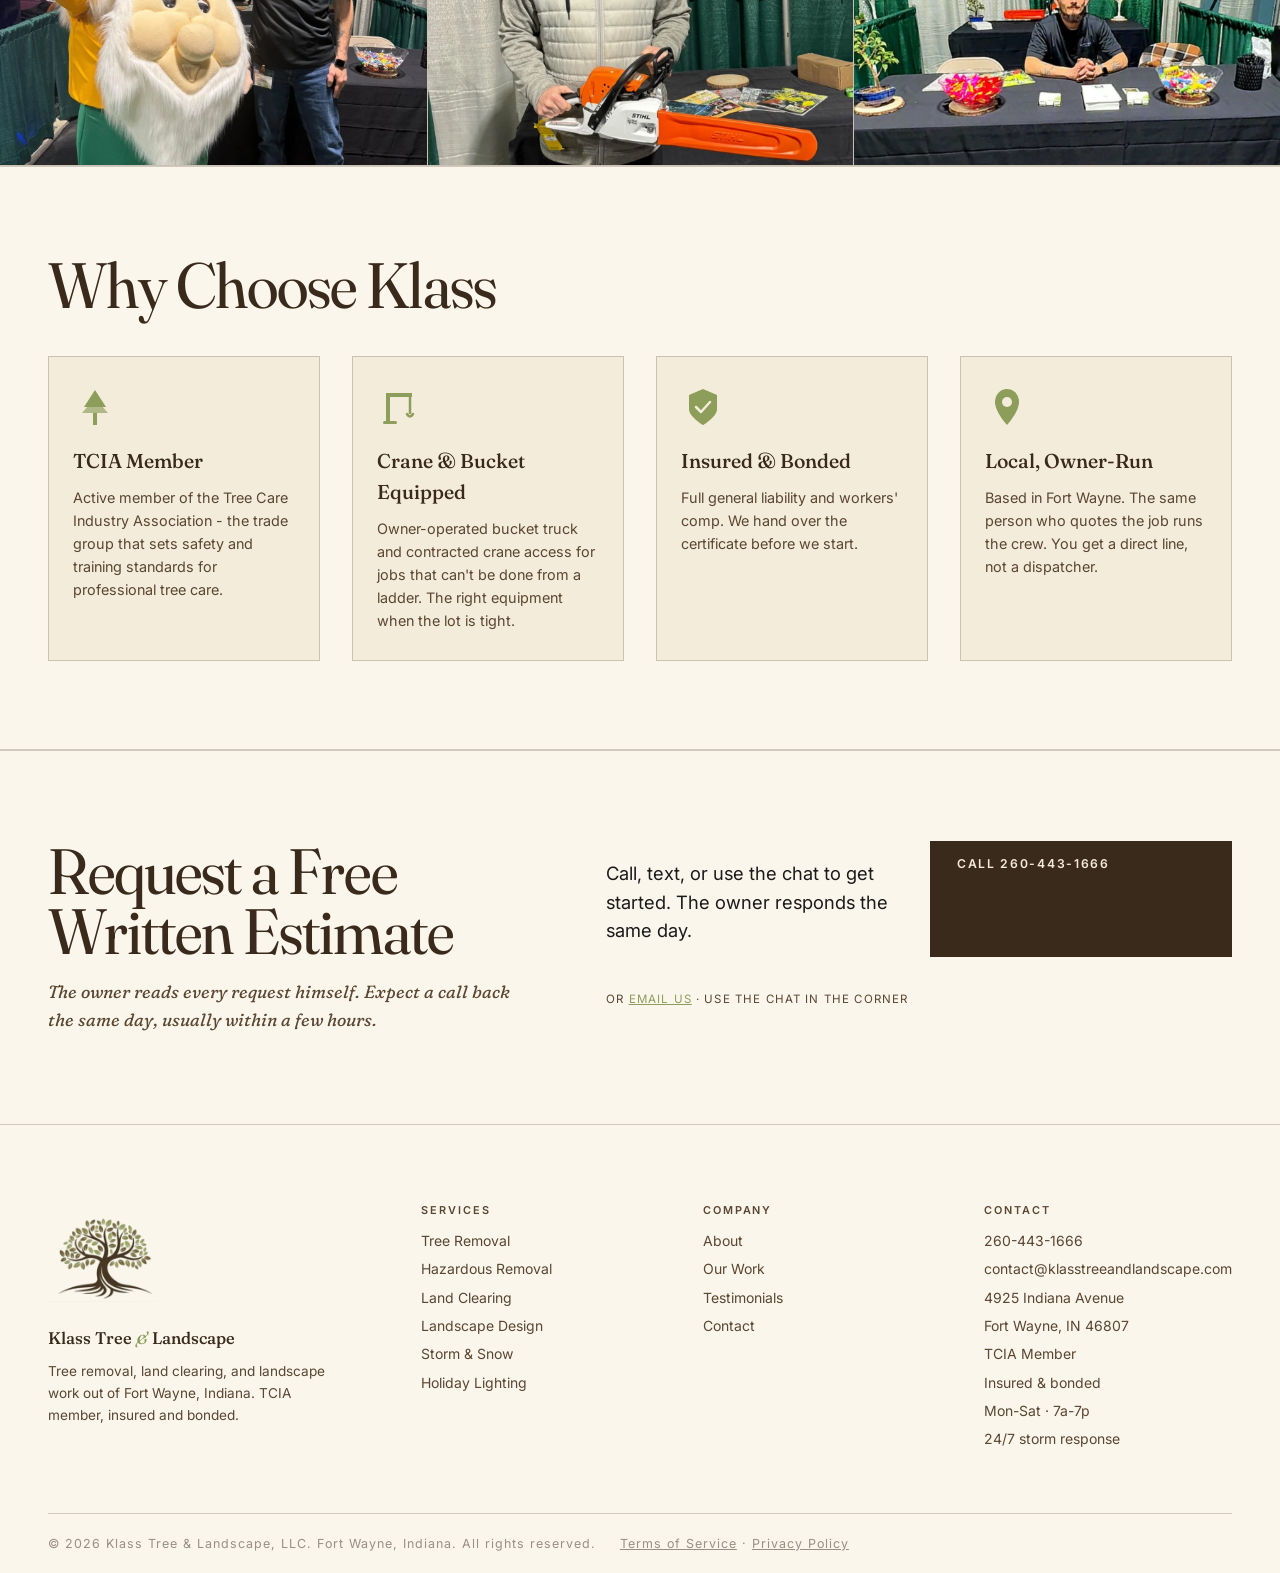
<file: about.html>
<!doctype html>
<html lang="en">
<head>
  <meta charset="utf-8">
  <meta name="viewport" content="width=device-width, initial-scale=1">
  <title>About Klass Tree &amp; Landscape | Owner-Run Tree Service in Fort Wayne, IN</title>
  <meta name="description" content="Klass Tree and Landscape is a Fort Wayne, Indiana tree service owned and operated by the same person who runs every job. TCIA member, insured, 50-mile radius.">
  <meta name="robots" content="index, follow">
  <meta name="theme-color" content="#3a2a1c">
  <link rel="canonical" href="https://klasstreeandlandscape.com/about">
  <meta property="og:locale" content="en_US">
  <meta property="og:title" content="About Klass Tree &amp; Landscape | Fort Wayne, IN">
  <meta property="og:description" content="Owner-operated tree care and landscaping out of Fort Wayne, Indiana. The same person who quotes the job runs the crew.">
  <meta property="og:type" content="website">
  <meta property="og:url" content="https://klasstreeandlandscape.com/about">
  <meta property="og:image" content="https://klasstreeandlandscape.com/images/og-klass-tree-logo.webp">
  <meta name="twitter:card" content="summary_large_image">
  <meta name="twitter:title" content="About Klass Tree &amp; Landscape | Fort Wayne, IN">
  <meta name="twitter:description" content="Owner-operated tree care and landscaping out of Fort Wayne, Indiana. The same person who quotes the job runs the crew.">
  <meta name="twitter:image" content="https://klasstreeandlandscape.com/images/og-klass-tree-logo.webp">
  <link rel="apple-touch-icon" sizes="180x180" href="/apple-touch-icon.png">
  <link rel="icon" type="image/png" sizes="32x32" href="/favicon-32x32.png">
  <link rel="icon" type="image/png" sizes="16x16" href="/favicon-16x16.png">
  <link rel="manifest" href="/site.webmanifest">
  <link rel="preconnect" href="https://fonts.googleapis.com">
  <link rel="preconnect" href="https://fonts.gstatic.com" crossorigin>
  <link rel="stylesheet" href="https://fonts.googleapis.com/css2?family=Fraunces:opsz,wght,SOFT@9..144,300..800,30..100&family=Inter:wght@400;500;600;700&display=swap">
  <link rel="stylesheet" href="css/styles.css">
  <script type="application/ld+json">
  {
    "@context": "https://schema.org",
    "@graph": [
      {
        "@type": "BreadcrumbList",
        "itemListElement": [
          { "@type": "ListItem", "position": 1, "name": "Home", "item": "https://klasstreeandlandscape.com/" },
          { "@type": "ListItem", "position": 2, "name": "About", "item": "https://klasstreeandlandscape.com/about" }
        ]
      },
      {
        "@type": "LandscapingBusiness",
        "@id": "https://klasstreeandlandscape.com/#business",
        "name": "Klass Tree and Landscape",
        "url": "https://klasstreeandlandscape.com/",
        "telephone": "+12604431666", "email": "contact@klasstreeandlandscape.com",
        "address": { "@type": "PostalAddress", "streetAddress": "4925 Indiana Avenue", "addressLocality": "Fort Wayne", "addressRegion": "IN", "postalCode": "46807", "addressCountry": "US" },
        "memberOf": { "@type": "Organization", "name": "Tree Care Industry Association (TCIA)" }
      }
    ]
  }
  </script>
</head>
<body>
  <a class="skip-link" href="#main">Skip to content</a>

  <div class="strip" role="region" aria-label="Contact strip">
    <div class="strip__inner">
      <a href="tel:+12604431666" class="strip__phone">260 - 443 - 1666</a>
      <span class="strip__sep">&middot;</span>
      <span class="strip__loc">Fort Wayne, Indiana &middot; 50-mile radius</span>
      <span class="strip__sep strip__sep--mobile">&middot;</span>
      <span class="strip__cta">Free written estimates</span>
    </div>
  </div>

  <header class="hdr" role="banner">
    <div class="hdr__inner">
      <a href="/" class="hdr__brand" aria-label="Klass Tree and Landscape - home">
        <img src="images/klass-tree-logo.webp" alt="Klass Tree and Landscape logo" class="hdr__mark" width="52" height="52">
        <span class="hdr__name">Klass Tree <span class="amp">&amp;</span> Landscape</span>
      </a>
      <nav class="hdr__nav" aria-label="Primary">
        <a href="/services">Services</a>
        <a href="/gallery">Gallery</a>
        <a href="/testimonials">Testimonials</a>
        <a href="/about" aria-current="page">About</a>
        <a href="/contact">Contact</a>
      </nav>
      <a href="tel:+12604431666" class="hdr__cta">Call <span>260-443-1666</span></a>
      <button class="hdr__menu" id="hdr-menu" aria-label="Open navigation menu" aria-expanded="false">
        <span class="hdr__menu-bar"></span>
        <span class="hdr__menu-bar"></span>
        <span class="hdr__menu-bar"></span>
      </button>
    </div>
  </header>

  <main id="main">

    <section class="page-hero">
      <div class="page-hero__inner">
        <span class="page-hero__eyebrow">Klass Tree &amp; Landscape · Fort Wayne, IN</span>
        <h1 class="page-hero__title">About Klass Tree &amp; Landscape</h1>
        <p class="page-hero__sub">Owner-run. On the lot. Every job.</p>
      </div>
    </section>

    <div class="owner-bar">
      <div class="owner-bar__inner">
        <img src="images/owner-klass-tree-trade-show-booth.webp" alt="Owner of Klass Tree and Landscape" class="owner-bar__img">
        <div class="owner-bar__text">
          <span class="owner-bar__name">Kevin, Owner - Klass Tree &amp; Landscape</span>
          <span class="owner-bar__note">Fort Wayne, Indiana · TCIA Member · Insured &amp; Bonded</span>
        </div>
        <a href="tel:+12604431666" class="owner-bar__phone">260-443-1666</a>
      </div>
    </div>

    <section class="bio-section">
      <div class="bio-section__inner">
        <img src="images/owner-klass-tree-trade-show-booth.webp" alt="Owner of Klass Tree and Landscape at the Fort Wayne Home and Garden Show booth" class="bio-section__img">
        <div class="bio-section__text">
          <h2 class="bio-section__title">The same person who quotes it runs it.</h2>
          <p>Klass Tree and Landscape is a small, owner-operated tree care and landscaping company based in Fort Wayne, Indiana. We take work within 50 miles of the shop - residential, commercial, and the occasional farmstead clearing job.</p>
          <p>There's no call center, no subcontracted crew, no sales rep who disappears after you sign. The person who walked your property and wrote the estimate is the same person operating the equipment on the day of the job. That's been the model since day one and it's not changing.</p>
          <p>We've been doing this work in northeast Indiana and northwest Ohio long enough to know that the jobs people remember aren't the straightforward ones. It's the tree that's hanging over a roof in January, the crane job on a lot with no room to maneuver, the storm call at 5am. Those are the jobs that define whether you actually know what you're doing. We do.</p>
          <p>We're a TCIA member - the Tree Care Industry Association sets the safety and training standards for professional tree care. Our equipment is owner-operated, not rented for the week. Full general liability and workers' comp, certificate on request before we start.</p>
        </div>
      </div>
    </section>

    <div class="photo-strip">
      <figure>
        <img src="images/owner-klass-fort-wayne-home-garden-show.webp" alt="Owner of Klass Tree and Landscape at the Fort Wayne Home and Garden Show">
      </figure>
      <figure>
        <img src="images/owner-klass-chainsaw-stihl.webp" alt="Klass Tree and Landscape crew with a Stihl chainsaw at the trade show">
      </figure>
      <figure>
        <img src="images/owner-klass-tree-trade-show-booth.webp" alt="Kevin, owner of Klass Tree and Landscape, at the trade show booth">
      </figure>
    </div>

    <section class="credentials" aria-labelledby="creds-title-about">
      <header class="credentials__header">
        <h2 id="creds-title-about" class="credentials__title">Why Choose Klass</h2>
      </header>
      <div class="credentials__grid">
        <div class="cred">
          <svg class="cred__icon" viewBox="0 0 44 44" fill="none" xmlns="http://www.w3.org/2000/svg" aria-hidden="true">
            <rect x="20" y="28" width="4" height="12" fill="#8d9d5a"/>
            <polygon points="22,5 33,22 11,22" fill="#8d9d5a"/>
            <polygon points="22,13 35,28 9,28" fill="#8d9d5a" opacity="0.65"/>
          </svg>
          <h3 class="cred__name">TCIA Member</h3>
          <p class="cred__desc">Active member of the Tree Care Industry Association - the trade group that sets safety and training standards for professional tree care.</p>
        </div>
        <div class="cred">
          <svg class="cred__icon" viewBox="0 0 44 44" fill="none" xmlns="http://www.w3.org/2000/svg" aria-hidden="true">
            <rect x="9" y="8" width="4" height="28" fill="#8d9d5a"/>
            <rect x="9" y="8" width="26" height="4" fill="#8d9d5a"/>
            <line x1="33" y1="12" x2="33" y2="29" stroke="#8d9d5a" stroke-width="2.5"/>
            <path d="M30 29 Q33 34 36 29" stroke="#8d9d5a" stroke-width="2.5" fill="none" stroke-linecap="round"/>
            <rect x="6" y="36" width="14" height="3" rx="1.5" fill="#8d9d5a"/>
          </svg>
          <h3 class="cred__name">Crane &amp; Bucket Equipped</h3>
          <p class="cred__desc">Owner-operated bucket truck and contracted crane access for jobs that can't be done from a ladder. The right equipment when the lot is tight.</p>
        </div>
        <div class="cred">
          <svg class="cred__icon" viewBox="0 0 44 44" fill="none" xmlns="http://www.w3.org/2000/svg" aria-hidden="true">
            <path d="M22 4 L36 10 V24 C36 32 22 40 22 40 C22 40 8 32 8 24 V10 Z" fill="#8d9d5a"/>
            <polyline points="15,22 20,27 29,17" stroke="#f4ecdb" stroke-width="2.5" stroke-linecap="round" stroke-linejoin="round" fill="none"/>
          </svg>
          <h3 class="cred__name">Insured &amp; Bonded</h3>
          <p class="cred__desc">Full general liability and workers' comp. We hand over the certificate before we start.</p>
        </div>
        <div class="cred">
          <svg class="cred__icon" viewBox="0 0 44 44" fill="none" xmlns="http://www.w3.org/2000/svg" aria-hidden="true">
            <path d="M22 4 C15 4 10 10 10 17 C10 27 22 40 22 40 C22 40 34 27 34 17 C34 10 29 4 22 4 Z" fill="#8d9d5a"/>
            <circle cx="22" cy="17" r="5" fill="#f4ecdb"/>
          </svg>
          <h3 class="cred__name">Local, Owner-Run</h3>
          <p class="cred__desc">Based in Fort Wayne. The same person who quotes the job runs the crew. You get a direct line, not a dispatcher.</p>
        </div>
      </div>
    </section>

    <section class="estimate" id="estimate" aria-labelledby="est-title-about">
      <div class="estimate__inner">
        <div class="estimate__left">
          <h2 id="est-title-about" class="estimate__title">Request a Free<br>Written Estimate</h2>
          <p>The owner reads every request himself. Expect a call back the same day, usually within a few hours.</p>
        </div>
        <div class="estimate__form">
          <p style="font-size:1.15rem; margin-bottom:1.5rem;">Call, text, or use the chat to get started. The owner responds the same day.</p>
          <a href="tel:+12604431666" class="btn btn--solid" style="margin-bottom:0.75rem; display:inline-block;">Call 260-443-1666</a>
          <p class="fld__note">Or <a href="mailto:contact@klasstreeandlandscape.com">email us</a> · use the chat in the corner</p>
        </div>
      </div>
    </section>

  </main>

  <footer class="ftr" role="contentinfo">
    <div class="ftr__inner">
      <div class="ftr__col ftr__col--brand">
        <img src="images/klass-tree-logo.webp" alt="Klass Tree and Landscape" class="ftr__mark" width="110" height="111">
        <p class="ftr__name">Klass Tree <span class="amp">&amp;</span> Landscape</p>
        <p class="ftr__tag">Tree removal, land clearing, and landscape work out of Fort Wayne, Indiana. TCIA member, insured and bonded.</p>
      </div>
      <div class="ftr__col">
        <span class="ftr__col-label">Services</span>
        <ul>
          <li><a href="/services">Tree Removal</a></li>
          <li><a href="/services">Hazardous Removal</a></li>
          <li><a href="/services">Land Clearing</a></li>
          <li><a href="/services">Landscape Design</a></li>
          <li><a href="/services">Storm &amp; Snow</a></li>
          <li><a href="/services">Holiday Lighting</a></li>
        </ul>
      </div>
      <div class="ftr__col">
        <span class="ftr__col-label">Company</span>
        <ul>
          <li><a href="/about">About</a></li>
          <li><a href="/gallery">Our Work</a></li>
          <li><a href="/testimonials">Testimonials</a></li>
          <li><a href="/contact">Contact</a></li>
        </ul>
      </div>
      <div class="ftr__col">
        <span class="ftr__col-label">Contact</span>
        <ul>
          <li><a href="tel:+12604431666">260-443-1666</a></li>
          <li><a href="mailto:contact@klasstreeandlandscape.com">contact@klasstreeandlandscape.com</a></li>
          <li>4925 Indiana Avenue</li>
          <li>Fort Wayne, IN 46807</li>
          <li>TCIA Member</li>
          <li>Insured &amp; bonded</li>
          <li>Mon-Sat · 7a-7p</li>
          <li>24/7 storm response</li>
        </ul>
      </div>
    </div>
    <div class="ftr__legal">
      <span>&copy; <span id="yr">2026</span> Klass Tree &amp; Landscape, LLC. Fort Wayne, Indiana. All rights reserved.</span>
      <span class="ftr__links"><a href="/terms">Terms of Service</a> · <a href="/privacy">Privacy Policy</a></span>
    </div>
  </footer>

  <div class="msb" id="msb" aria-hidden="true">
    <a href="tel:+12604431666" class="msb__btn msb__btn--call">Call 260-443-1666</a>
    <a href="/contact" class="msb__btn msb__btn--est">Free Estimate &rarr;</a>
  </div>

  <script src="js/main.js" defer></script>
  <script src="https://widgets.leadconnectorhq.com/loader.js" data-resources-url="https://widgets.leadconnectorhq.com/chat-widget/loader.js" data-widget-id="69e2773906d5d5fb1d954958"></script>
</body>
</html>
</file>
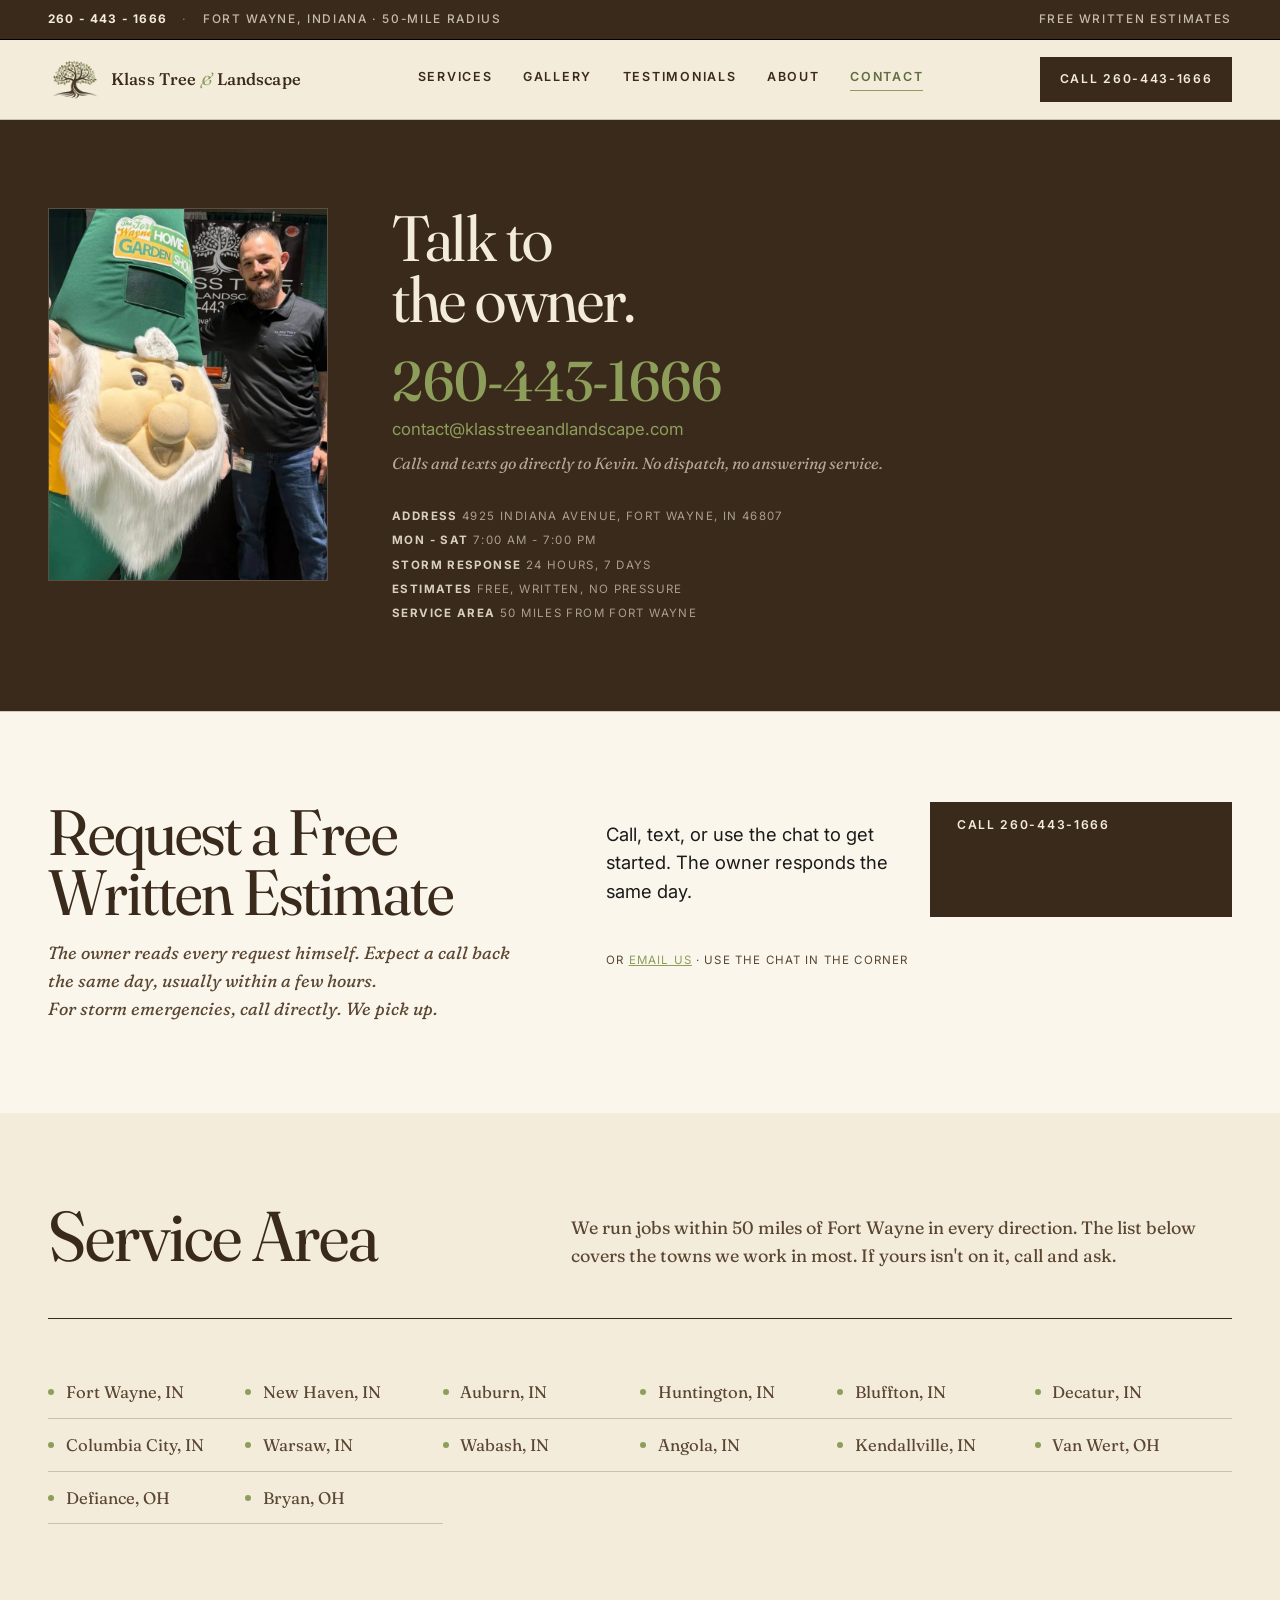
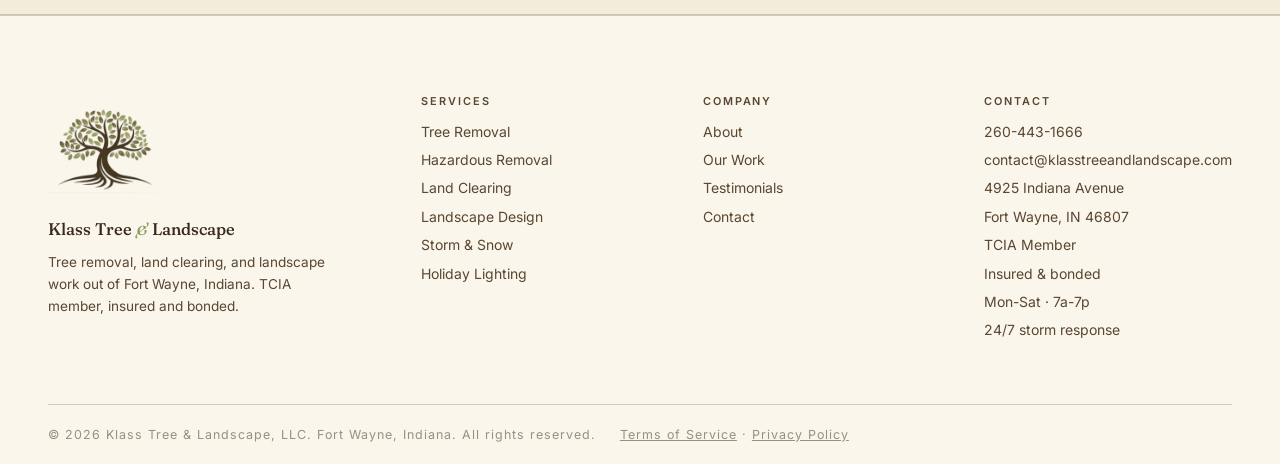
<file: contact.html>
<!doctype html>
<html lang="en">
<head>
  <meta charset="utf-8">
  <meta name="viewport" content="width=device-width, initial-scale=1">
  <title>Contact Klass Tree &amp; Landscape | Fort Wayne, IN | 260-443-1666</title>
  <meta name="description" content="Call or contact Klass Tree and Landscape for a free written estimate. Fort Wayne, Indiana tree service and landscaping. 260-443-1666. Owner responds same day.">
  <meta name="robots" content="index, follow">
  <meta name="theme-color" content="#3a2a1c">
  <link rel="canonical" href="https://klasstreeandlandscape.com/contact">
  <meta property="og:locale" content="en_US">
  <meta property="og:title" content="Contact Klass Tree &amp; Landscape | Fort Wayne, IN | 260-443-1666">
  <meta property="og:description" content="Call 260-443-1666 or send a message. The owner reads every request himself and calls back the same day.">
  <meta property="og:type" content="website">
  <meta property="og:url" content="https://klasstreeandlandscape.com/contact">
  <meta property="og:image" content="https://klasstreeandlandscape.com/images/og-klass-tree-logo.webp">
  <meta name="twitter:card" content="summary_large_image">
  <meta name="twitter:title" content="Contact Klass Tree &amp; Landscape | 260-443-1666">
  <meta name="twitter:description" content="Call 260-443-1666 or send a message. The owner reads every request himself and calls back the same day.">
  <meta name="twitter:image" content="https://klasstreeandlandscape.com/images/og-klass-tree-logo.webp">
  <link rel="apple-touch-icon" sizes="180x180" href="/apple-touch-icon.png">
  <link rel="icon" type="image/png" sizes="32x32" href="/favicon-32x32.png">
  <link rel="icon" type="image/png" sizes="16x16" href="/favicon-16x16.png">
  <link rel="manifest" href="/site.webmanifest">
  <link rel="preconnect" href="https://fonts.googleapis.com">
  <link rel="preconnect" href="https://fonts.gstatic.com" crossorigin>
  <link rel="stylesheet" href="https://fonts.googleapis.com/css2?family=Fraunces:opsz,wght,SOFT@9..144,300..800,30..100&family=Inter:wght@400;500;600;700&display=swap">
  <link rel="stylesheet" href="css/styles.css">
  <script type="application/ld+json">
  {
    "@context": "https://schema.org",
    "@graph": [
      {
        "@type": "BreadcrumbList",
        "itemListElement": [
          { "@type": "ListItem", "position": 1, "name": "Home", "item": "https://klasstreeandlandscape.com/" },
          { "@type": "ListItem", "position": 2, "name": "Contact", "item": "https://klasstreeandlandscape.com/contact" }
        ]
      },
      {
        "@type": "LandscapingBusiness",
        "@id": "https://klasstreeandlandscape.com/#business",
        "name": "Klass Tree and Landscape",
        "url": "https://klasstreeandlandscape.com/",
        "telephone": "+12604431666", "email": "contact@klasstreeandlandscape.com",
        "openingHoursSpecification": [
          { "@type": "OpeningHoursSpecification", "dayOfWeek": ["Monday","Tuesday","Wednesday","Thursday","Friday","Saturday"], "opens": "07:00", "closes": "19:00" }
        ],
        "address": { "@type": "PostalAddress", "streetAddress": "4925 Indiana Avenue", "addressLocality": "Fort Wayne", "addressRegion": "IN", "postalCode": "46807", "addressCountry": "US" }
      }
    ]
  }
  </script>
</head>
<body>
  <a class="skip-link" href="#main">Skip to content</a>

  <div class="strip" role="region" aria-label="Contact strip">
    <div class="strip__inner">
      <a href="tel:+12604431666" class="strip__phone">260 - 443 - 1666</a>
      <span class="strip__sep">&middot;</span>
      <span class="strip__loc">Fort Wayne, Indiana &middot; 50-mile radius</span>
      <span class="strip__sep strip__sep--mobile">&middot;</span>
      <span class="strip__cta">Free written estimates</span>
    </div>
  </div>

  <header class="hdr" role="banner">
    <div class="hdr__inner">
      <a href="/" class="hdr__brand" aria-label="Klass Tree and Landscape - home">
        <img src="images/klass-tree-logo.webp" alt="Klass Tree and Landscape logo" class="hdr__mark" width="52" height="52">
        <span class="hdr__name">Klass Tree <span class="amp">&amp;</span> Landscape</span>
      </a>
      <nav class="hdr__nav" aria-label="Primary">
        <a href="/services">Services</a>
        <a href="/gallery">Gallery</a>
        <a href="/testimonials">Testimonials</a>
        <a href="/about">About</a>
        <a href="/contact" aria-current="page">Contact</a>
      </nav>
      <a href="tel:+12604431666" class="hdr__cta">Call <span>260-443-1666</span></a>
      <button class="hdr__menu" id="hdr-menu" aria-label="Open navigation menu" aria-expanded="false">
        <span class="hdr__menu-bar"></span>
        <span class="hdr__menu-bar"></span>
        <span class="hdr__menu-bar"></span>
      </button>
    </div>
  </header>

  <main id="main">

    <section class="contact-split" aria-labelledby="contact-title">
      <div class="contact-split__inner">
        <img src="images/owner-klass-fort-wayne-home-garden-show.webp" alt="Owner of Klass Tree and Landscape at the Fort Wayne Home and Garden Show" class="contact-split__img">
        <div class="contact-split__info">
          <h1 id="contact-title" class="contact-split__title">Talk to<br>the owner.</h1>
          <a href="tel:+12604431666" class="contact-split__phone">260-443-1666</a>
          <a href="mailto:contact@klasstreeandlandscape.com" class="contact-split__email">contact@klasstreeandlandscape.com</a>
          <p class="contact-split__note">Calls and texts go directly to Kevin. No dispatch, no answering service.</p>
          <ul class="contact-split__hours">
            <li><strong>Address</strong> 4925 Indiana Avenue, Fort Wayne, IN 46807</li>
            <li><strong>Mon - Sat</strong> 7:00 am - 7:00 pm</li>
            <li><strong>Storm response</strong> 24 hours, 7 days</li>
            <li><strong>Estimates</strong> Free, written, no pressure</li>
            <li><strong>Service area</strong> 50 miles from Fort Wayne</li>
          </ul>
        </div>
      </div>
    </section>

    <section class="estimate" id="estimate" aria-labelledby="est-title-contact">
      <div class="estimate__inner">
        <div class="estimate__left">
          <h2 id="est-title-contact" class="estimate__title">Request a Free<br>Written Estimate</h2>
          <p>The owner reads every request himself. Expect a call back the same day, usually within a few hours.</p>
          <p>For storm emergencies, call directly. We pick up.</p>
        </div>
        <div class="estimate__form">
          <p style="font-size:1.15rem; margin-bottom:1.5rem;">Call, text, or use the chat to get started. The owner responds the same day.</p>
          <a href="tel:+12604431666" class="btn btn--solid" style="margin-bottom:0.75rem; display:inline-block;">Call 260-443-1666</a>
          <p class="fld__note">Or <a href="mailto:contact@klasstreeandlandscape.com">email us</a> · use the chat in the corner</p>
        </div>
      </div>
    </section>

    <section class="service-area" id="service-area" aria-labelledby="area-title-contact">
      <header class="service-area__header">
        <h2 id="area-title-contact" class="service-area__title">Service Area</h2>
        <p class="service-area__lede">We run jobs within 50 miles of Fort Wayne in every direction. The list below covers the towns we work in most. If yours isn't on it, call and ask.</p>
      </header>
      <ul class="service-area__list" role="list">
        <li>Fort Wayne, IN</li>
        <li>New Haven, IN</li>
        <li>Auburn, IN</li>
        <li>Huntington, IN</li>
        <li>Bluffton, IN</li>
        <li>Decatur, IN</li>
        <li>Columbia City, IN</li>
        <li>Warsaw, IN</li>
        <li>Wabash, IN</li>
        <li>Angola, IN</li>
        <li>Kendallville, IN</li>
        <li>Van Wert, OH</li>
        <li>Defiance, OH</li>
        <li>Bryan, OH</li>
      </ul>
    </section>

  </main>

  <footer class="ftr" role="contentinfo">
    <div class="ftr__inner">
      <div class="ftr__col ftr__col--brand">
        <img src="images/klass-tree-logo.webp" alt="Klass Tree and Landscape" class="ftr__mark" width="110" height="111">
        <p class="ftr__name">Klass Tree <span class="amp">&amp;</span> Landscape</p>
        <p class="ftr__tag">Tree removal, land clearing, and landscape work out of Fort Wayne, Indiana. TCIA member, insured and bonded.</p>
      </div>
      <div class="ftr__col">
        <span class="ftr__col-label">Services</span>
        <ul>
          <li><a href="/services">Tree Removal</a></li>
          <li><a href="/services">Hazardous Removal</a></li>
          <li><a href="/services">Land Clearing</a></li>
          <li><a href="/services">Landscape Design</a></li>
          <li><a href="/services">Storm &amp; Snow</a></li>
          <li><a href="/services">Holiday Lighting</a></li>
        </ul>
      </div>
      <div class="ftr__col">
        <span class="ftr__col-label">Company</span>
        <ul>
          <li><a href="/about">About</a></li>
          <li><a href="/gallery">Our Work</a></li>
          <li><a href="/testimonials">Testimonials</a></li>
          <li><a href="/contact">Contact</a></li>
        </ul>
      </div>
      <div class="ftr__col">
        <span class="ftr__col-label">Contact</span>
        <ul>
          <li><a href="tel:+12604431666">260-443-1666</a></li>
          <li><a href="mailto:contact@klasstreeandlandscape.com">contact@klasstreeandlandscape.com</a></li>
          <li>4925 Indiana Avenue</li>
          <li>Fort Wayne, IN 46807</li>
          <li>TCIA Member</li>
          <li>Insured &amp; bonded</li>
          <li>Mon-Sat · 7a-7p</li>
          <li>24/7 storm response</li>
        </ul>
      </div>
    </div>
    <div class="ftr__legal">
      <span>&copy; <span id="yr">2026</span> Klass Tree &amp; Landscape, LLC. Fort Wayne, Indiana. All rights reserved.</span>
      <span class="ftr__links"><a href="/terms">Terms of Service</a> · <a href="/privacy">Privacy Policy</a></span>
    </div>
  </footer>

  <div class="msb" id="msb" aria-hidden="true">
    <a href="tel:+12604431666" class="msb__btn msb__btn--call">Call 260-443-1666</a>
    <a href="#estimate" class="msb__btn msb__btn--est">Send a Message &rarr;</a>
  </div>

  <script src="js/main.js" defer></script>
  <script src="https://widgets.leadconnectorhq.com/loader.js" data-resources-url="https://widgets.leadconnectorhq.com/chat-widget/loader.js" data-widget-id="69e2773906d5d5fb1d954958"></script>
</body>
</html>
</file>
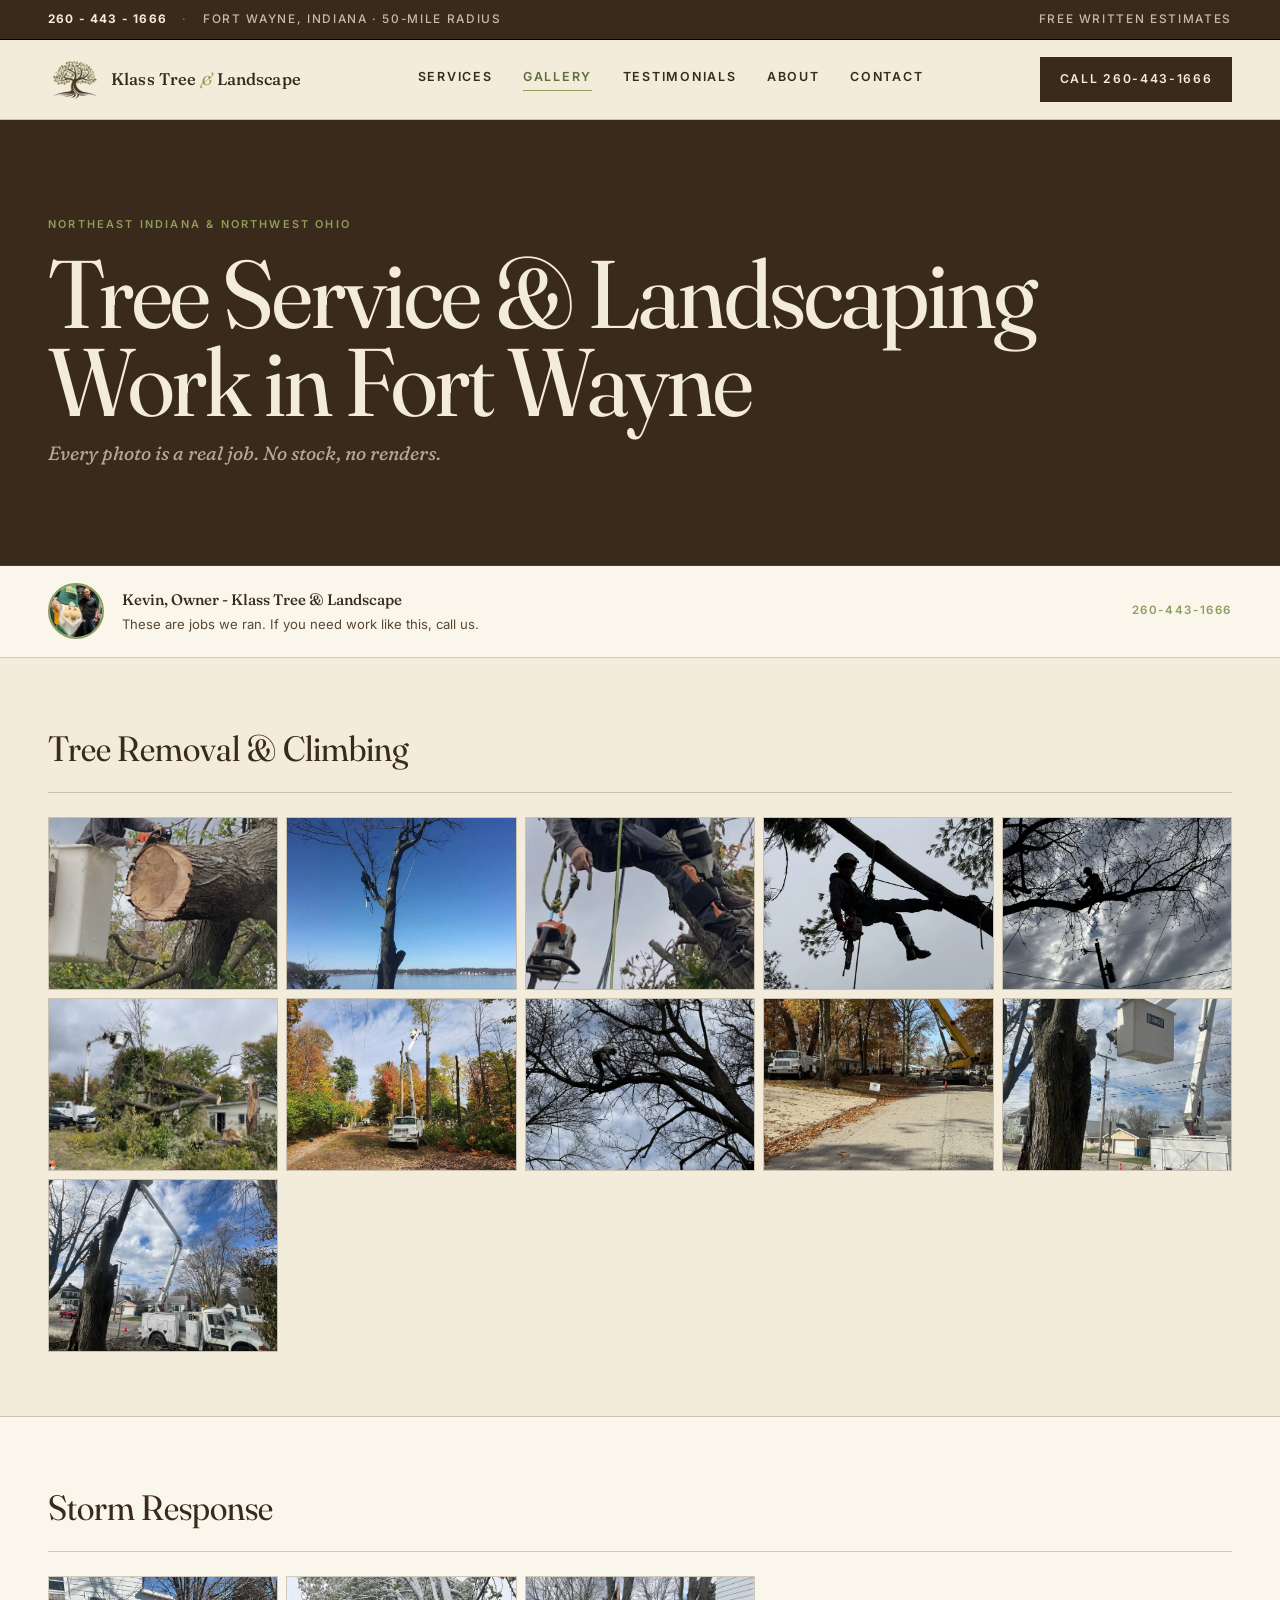
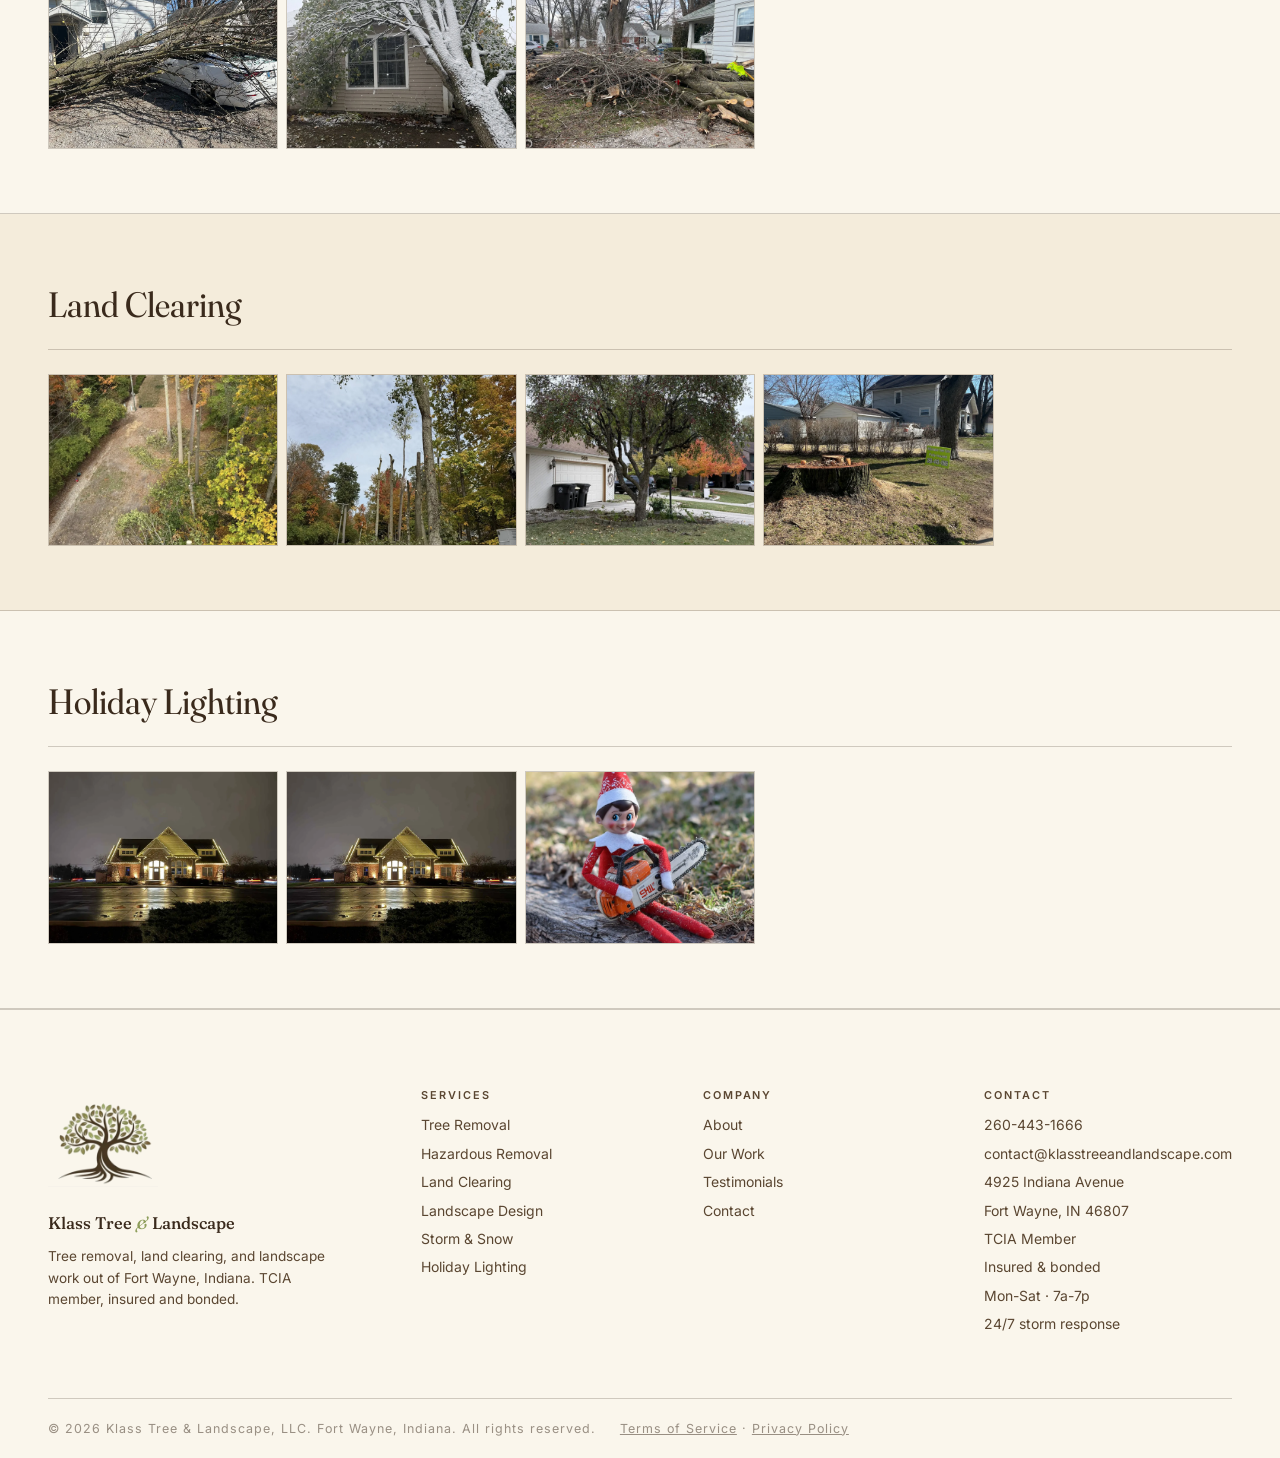
<file: gallery.html>
<!doctype html>
<html lang="en">
<head>
  <meta charset="utf-8">
  <meta name="viewport" content="width=device-width, initial-scale=1">
  <title>Tree Service &amp; Landscaping Photos | Fort Wayne, IN | Klass Tree &amp; Landscape</title>
  <meta name="description" content="Real photos from Klass Tree and Landscape jobs in northeast Indiana and northwest Ohio. Tree removal, hazardous removals, land clearing, storm response, and holiday lighting.">
  <meta name="robots" content="index, follow">
  <meta name="theme-color" content="#3a2a1c">
  <link rel="canonical" href="https://klasstreeandlandscape.com/gallery">
  <meta property="og:locale" content="en_US">
  <meta property="og:title" content="Our Work | Klass Tree &amp; Landscape | Fort Wayne, IN">
  <meta property="og:description" content="Real job photos from Klass Tree and Landscape. Tree removal, crane work, storm response, and holiday lighting in Fort Wayne, Indiana.">
  <meta property="og:type" content="website">
  <meta property="og:url" content="https://klasstreeandlandscape.com/gallery">
  <meta property="og:image" content="https://klasstreeandlandscape.com/images/og-klass-tree-logo.webp">
  <meta name="twitter:card" content="summary_large_image">
  <meta name="twitter:title" content="Our Work | Klass Tree &amp; Landscape | Fort Wayne, IN">
  <meta name="twitter:description" content="Real job photos from Klass Tree and Landscape. Tree removal, crane work, storm response, and holiday lighting in Fort Wayne, Indiana.">
  <meta name="twitter:image" content="https://klasstreeandlandscape.com/images/og-klass-tree-logo.webp">
  <link rel="apple-touch-icon" sizes="180x180" href="/apple-touch-icon.png">
  <link rel="icon" type="image/png" sizes="32x32" href="/favicon-32x32.png">
  <link rel="icon" type="image/png" sizes="16x16" href="/favicon-16x16.png">
  <link rel="manifest" href="/site.webmanifest">
  <link rel="preconnect" href="https://fonts.googleapis.com">
  <link rel="preconnect" href="https://fonts.gstatic.com" crossorigin>
  <link rel="stylesheet" href="https://fonts.googleapis.com/css2?family=Fraunces:opsz,wght,SOFT@9..144,300..800,30..100&family=Inter:wght@400;500;600;700&display=swap">
  <link rel="stylesheet" href="css/styles.css">
  <script type="application/ld+json">
  {
    "@context": "https://schema.org",
    "@graph": [
      {
        "@type": "BreadcrumbList",
        "itemListElement": [
          { "@type": "ListItem", "position": 1, "name": "Home", "item": "https://klasstreeandlandscape.com/" },
          { "@type": "ListItem", "position": 2, "name": "Gallery", "item": "https://klasstreeandlandscape.com/gallery" }
        ]
      }
    ]
  }
  </script>
</head>
<body>
  <a class="skip-link" href="#main">Skip to content</a>

  <div class="strip" role="region" aria-label="Contact strip">
    <div class="strip__inner">
      <a href="tel:+12604431666" class="strip__phone">260 - 443 - 1666</a>
      <span class="strip__sep">&middot;</span>
      <span class="strip__loc">Fort Wayne, Indiana &middot; 50-mile radius</span>
      <span class="strip__sep strip__sep--mobile">&middot;</span>
      <span class="strip__cta">Free written estimates</span>
    </div>
  </div>

  <header class="hdr" role="banner">
    <div class="hdr__inner">
      <a href="/" class="hdr__brand" aria-label="Klass Tree and Landscape - home">
        <img src="images/klass-tree-logo.webp" alt="Klass Tree and Landscape logo" class="hdr__mark" width="52" height="52">
        <span class="hdr__name">Klass Tree <span class="amp">&amp;</span> Landscape</span>
      </a>
      <nav class="hdr__nav" aria-label="Primary">
        <a href="/services">Services</a>
        <a href="/gallery" aria-current="page">Gallery</a>
        <a href="/testimonials">Testimonials</a>
        <a href="/about">About</a>
        <a href="/contact">Contact</a>
      </nav>
      <a href="tel:+12604431666" class="hdr__cta">Call <span>260-443-1666</span></a>
      <button class="hdr__menu" id="hdr-menu" aria-label="Open navigation menu" aria-expanded="false">
        <span class="hdr__menu-bar"></span>
        <span class="hdr__menu-bar"></span>
        <span class="hdr__menu-bar"></span>
      </button>
    </div>
  </header>

  <main id="main">

    <section class="page-hero">
      <div class="page-hero__inner">
        <span class="page-hero__eyebrow">Northeast Indiana &amp; Northwest Ohio</span>
        <h1 class="page-hero__title">Tree Service &amp; Landscaping Work in Fort Wayne</h1>
        <p class="page-hero__sub">Every photo is a real job. No stock, no renders.</p>
      </div>
    </section>

    <div class="owner-bar">
      <div class="owner-bar__inner">
        <img src="images/owner-klass-fort-wayne-home-garden-show.webp" alt="Owner of Klass Tree and Landscape" class="owner-bar__img">
        <div class="owner-bar__text">
          <span class="owner-bar__name">Kevin, Owner - Klass Tree &amp; Landscape</span>
          <span class="owner-bar__note">These are jobs we ran. If you need work like this, call us.</span>
        </div>
        <a href="tel:+12604431666" class="owner-bar__phone">260-443-1666</a>
      </div>
    </div>

    <section class="gallery-cat">
      <div class="gallery-cat__header">
        <h2 class="gallery-cat__title">Tree Removal &amp; Climbing</h2>
      </div>
      <div class="gallery-cat__grid">
        <figure>
          <img src="images/svc-tree-removal.webp" alt="Klass climber in full gear with chainsaw during a Fort Wayne tree removal job" loading="lazy">
        </figure>
        <figure>
          <img src="images/plate-01-climber-lakeside.webp" alt="Climber high in a leafless tree above an Indiana lake on a clear winter day" loading="lazy">
        </figure>
        <figure>
          <img src="images/plate-02-climber-rigging.webp" alt="Klass climber with rigging gear and chainsaw seated in a tree during a removal" loading="lazy">
        </figure>
        <figure>
          <img src="images/plate-03-silhouette-pines.webp" alt="Climber silhouetted in a tall pine tree against an overcast sky" loading="lazy">
        </figure>
        <figure>
          <img src="images/plate-04-silhouette-storm-sky.webp" alt="Climber silhouetted in a tall tree against a stormy late-afternoon sky over power lines" loading="lazy">
        </figure>
        <figure>
          <img src="images/plate-05-bucket-cut-closeup.webp" alt="Close-up of a Klass climber cutting a thick log from a bucket truck with a chainsaw" loading="lazy">
        </figure>
        <figure>
          <img src="images/plate-07-bucket-truck-autumn.webp" alt="Klass bucket truck working a tall tree on a rural Indiana road in fall colors" loading="lazy">
        </figure>
        <figure>
          <img src="images/svc-hazardous-removal.webp" alt="Crane and climber working together to remove a large bare tree" loading="lazy">
        </figure>
        <figure>
          <img src="images/plate-06-crane-removal-autumn.webp" alt="Yellow crane reaching into a stand of autumn trees during a tree removal job" loading="lazy">
        </figure>
        <figure>
          <img src="images/plate-bucket-truck-operator.webp" alt="Klass bucket truck operator in a Hi-Ranger lift working on a large tree in Fort Wayne" loading="lazy">
        </figure>
        <figure>
          <img src="images/plate-bucket-truck-residential.webp" alt="Klass bucket truck positioned on a residential street during a tree removal job in Fort Wayne" loading="lazy">
        </figure>
      </div>
    </section>

    <section class="gallery-cat">
      <div class="gallery-cat__header">
        <h2 class="gallery-cat__title">Storm Response</h2>
      </div>
      <div class="gallery-cat__grid">
        <figure>
          <img src="images/plate-09-storm-tree-on-car.webp" alt="Large tree fallen across a parked sedan in an Indiana neighborhood after a storm" loading="lazy">
        </figure>
        <figure>
          <img src="images/plate-10-storm-tree-on-house.webp" alt="Large tree leaned over a house after a winter storm with snow on the ground" loading="lazy">
        </figure>
        <figure>
          <img src="images/plate-storm-debris-cleanup.webp" alt="Large pile of storm-downed branches and debris next to a Fort Wayne home after emergency cleanup" loading="lazy">
        </figure>
      </div>
    </section>

    <section class="gallery-cat">
      <div class="gallery-cat__header">
        <h2 class="gallery-cat__title">Land Clearing</h2>
      </div>
      <div class="gallery-cat__grid">
        <figure>
          <img src="images/svc-land-clearing.webp" alt="Aerial view of a cleared corridor through trees in northeastern Indiana" loading="lazy">
        </figure>
        <figure>
          <img src="images/plate-08-felling-autumn.webp" alt="Worker walking through a recently felled stand of autumn trees" loading="lazy">
        </figure>
        <figure>
          <img src="images/svc-landscape-design.webp" alt="Residential property in Fort Wayne with maintained yard and landscape work" loading="lazy">
        </figure>
        <figure>
          <img src="images/plate-stump-residential-removal.webp" alt="Large tree stump in a Fort Wayne residential yard after tree removal, Klass sign visible" loading="lazy">
        </figure>
      </div>
    </section>

    <section class="gallery-cat">
      <div class="gallery-cat__header">
        <h2 class="gallery-cat__title">Holiday Lighting</h2>
      </div>
      <div class="gallery-cat__grid">
        <figure>
          <img src="images/svc-holiday-lighting.webp" alt="Large commercial building in Fort Wayne lit with warm professional holiday lighting at night" loading="lazy">
        </figure>
        <figure>
          <img src="images/plate-13-holiday-lights-property.webp" alt="Large brick property in northeast Indiana lit up with installed white holiday lighting at night" loading="lazy">
        </figure>
        <figure>
          <img src="images/plate-12-holiday-lights-house.webp" alt="Residential home with multicolored Klass holiday lighting on rooflines and trim" loading="lazy">
        </figure>
      </div>
    </section>
  </main>

  <footer class="ftr" role="contentinfo">
    <div class="ftr__inner">
      <div class="ftr__col ftr__col--brand">
        <img src="images/klass-tree-logo.webp" alt="Klass Tree and Landscape" class="ftr__mark" width="110" height="111">
        <p class="ftr__name">Klass Tree <span class="amp">&amp;</span> Landscape</p>
        <p class="ftr__tag">Tree removal, land clearing, and landscape work out of Fort Wayne, Indiana. TCIA member, insured and bonded.</p>
      </div>
      <div class="ftr__col">
        <span class="ftr__col-label">Services</span>
        <ul>
          <li><a href="/services">Tree Removal</a></li>
          <li><a href="/services">Hazardous Removal</a></li>
          <li><a href="/services">Land Clearing</a></li>
          <li><a href="/services">Landscape Design</a></li>
          <li><a href="/services">Storm &amp; Snow</a></li>
          <li><a href="/services">Holiday Lighting</a></li>
        </ul>
      </div>
      <div class="ftr__col">
        <span class="ftr__col-label">Company</span>
        <ul>
          <li><a href="/about">About</a></li>
          <li><a href="/gallery">Our Work</a></li>
          <li><a href="/testimonials">Testimonials</a></li>
          <li><a href="/contact">Contact</a></li>
        </ul>
      </div>
      <div class="ftr__col">
        <span class="ftr__col-label">Contact</span>
        <ul>
          <li><a href="tel:+12604431666">260-443-1666</a></li>
          <li><a href="mailto:contact@klasstreeandlandscape.com">contact@klasstreeandlandscape.com</a></li>
          <li>4925 Indiana Avenue</li>
          <li>Fort Wayne, IN 46807</li>
          <li>TCIA Member</li>
          <li>Insured &amp; bonded</li>
          <li>Mon-Sat · 7a-7p</li>
          <li>24/7 storm response</li>
        </ul>
      </div>
    </div>
    <div class="ftr__legal">
      <span>&copy; <span id="yr">2026</span> Klass Tree &amp; Landscape, LLC. Fort Wayne, Indiana. All rights reserved.</span>
      <span class="ftr__links"><a href="/terms">Terms of Service</a> · <a href="/privacy">Privacy Policy</a></span>
    </div>
  </footer>

  <div class="msb" id="msb" aria-hidden="true">
    <a href="tel:+12604431666" class="msb__btn msb__btn--call">Call 260-443-1666</a>
    <a href="/contact" class="msb__btn msb__btn--est">Free Estimate &rarr;</a>
  </div>

  <script src="js/main.js" defer></script>
  <script src="https://widgets.leadconnectorhq.com/loader.js" data-resources-url="https://widgets.leadconnectorhq.com/chat-widget/loader.js" data-widget-id="69e2773906d5d5fb1d954958"></script>
</body>
</html>
</file>
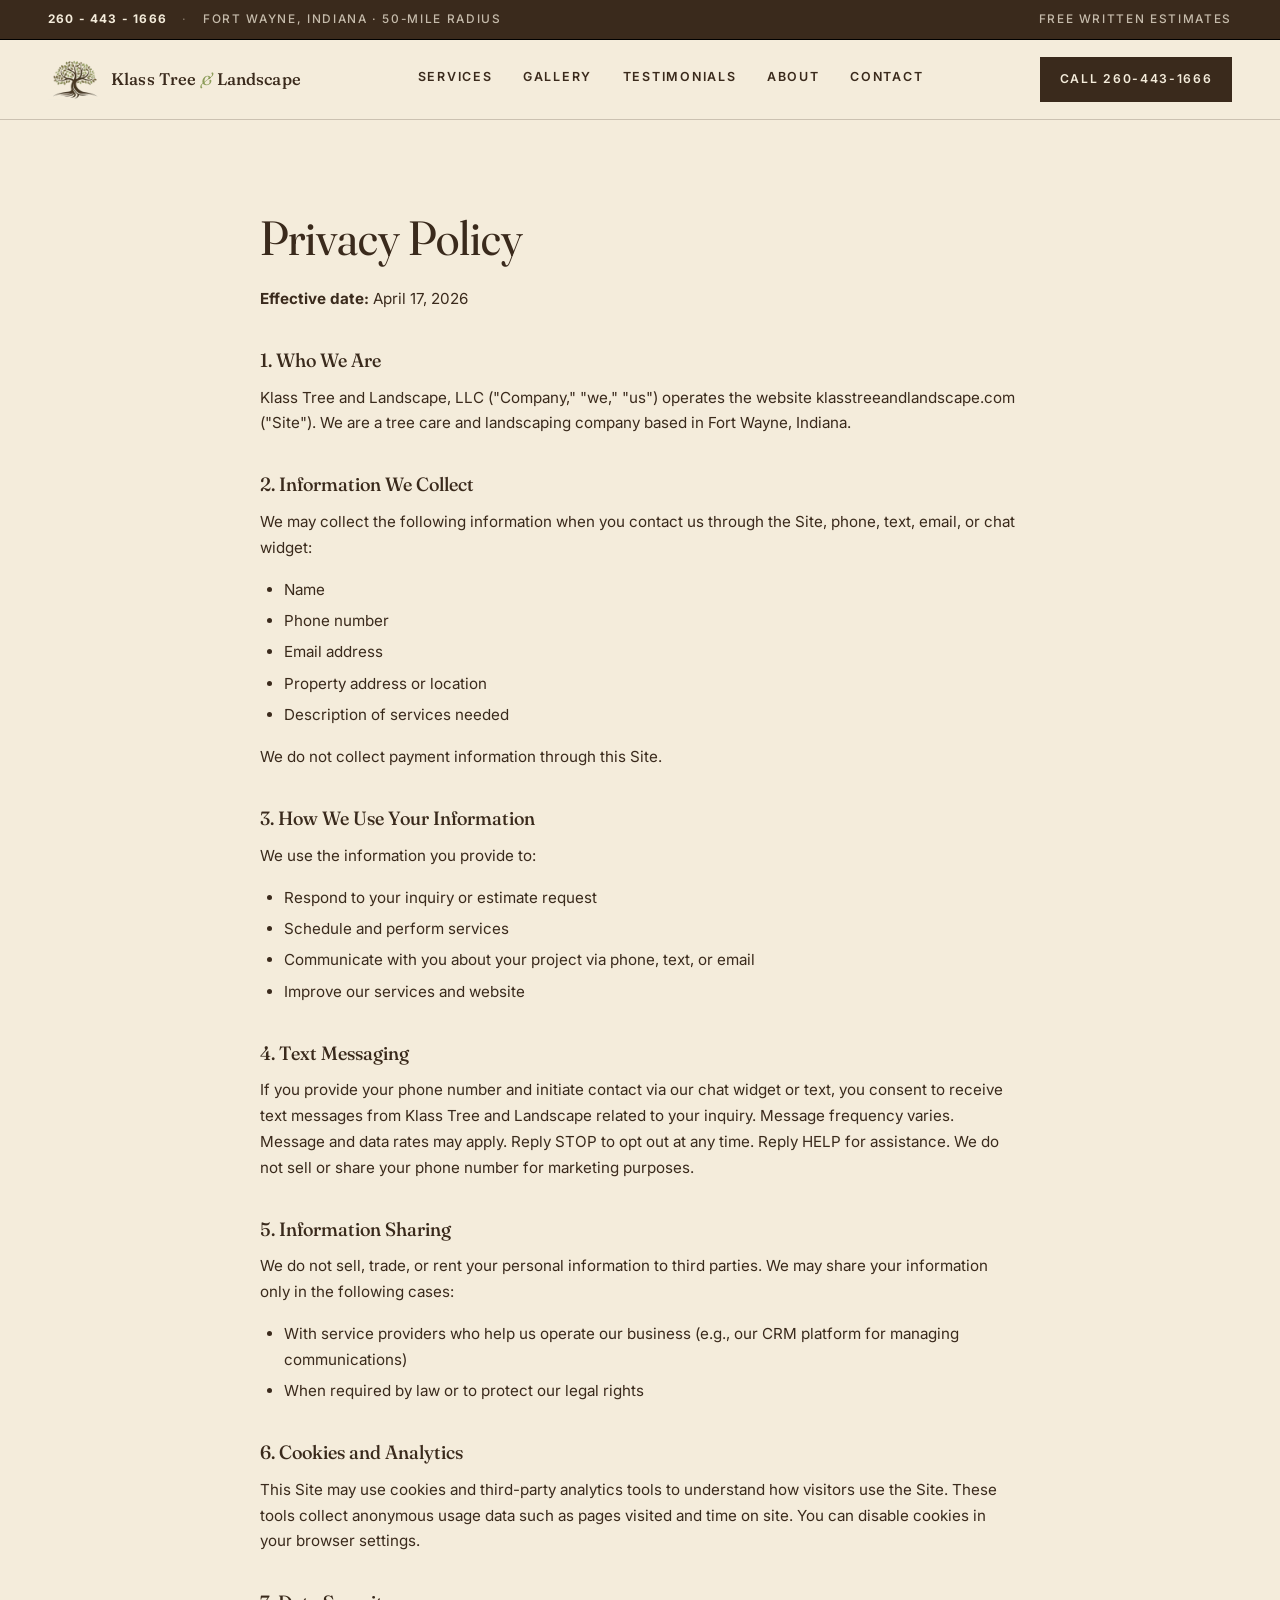
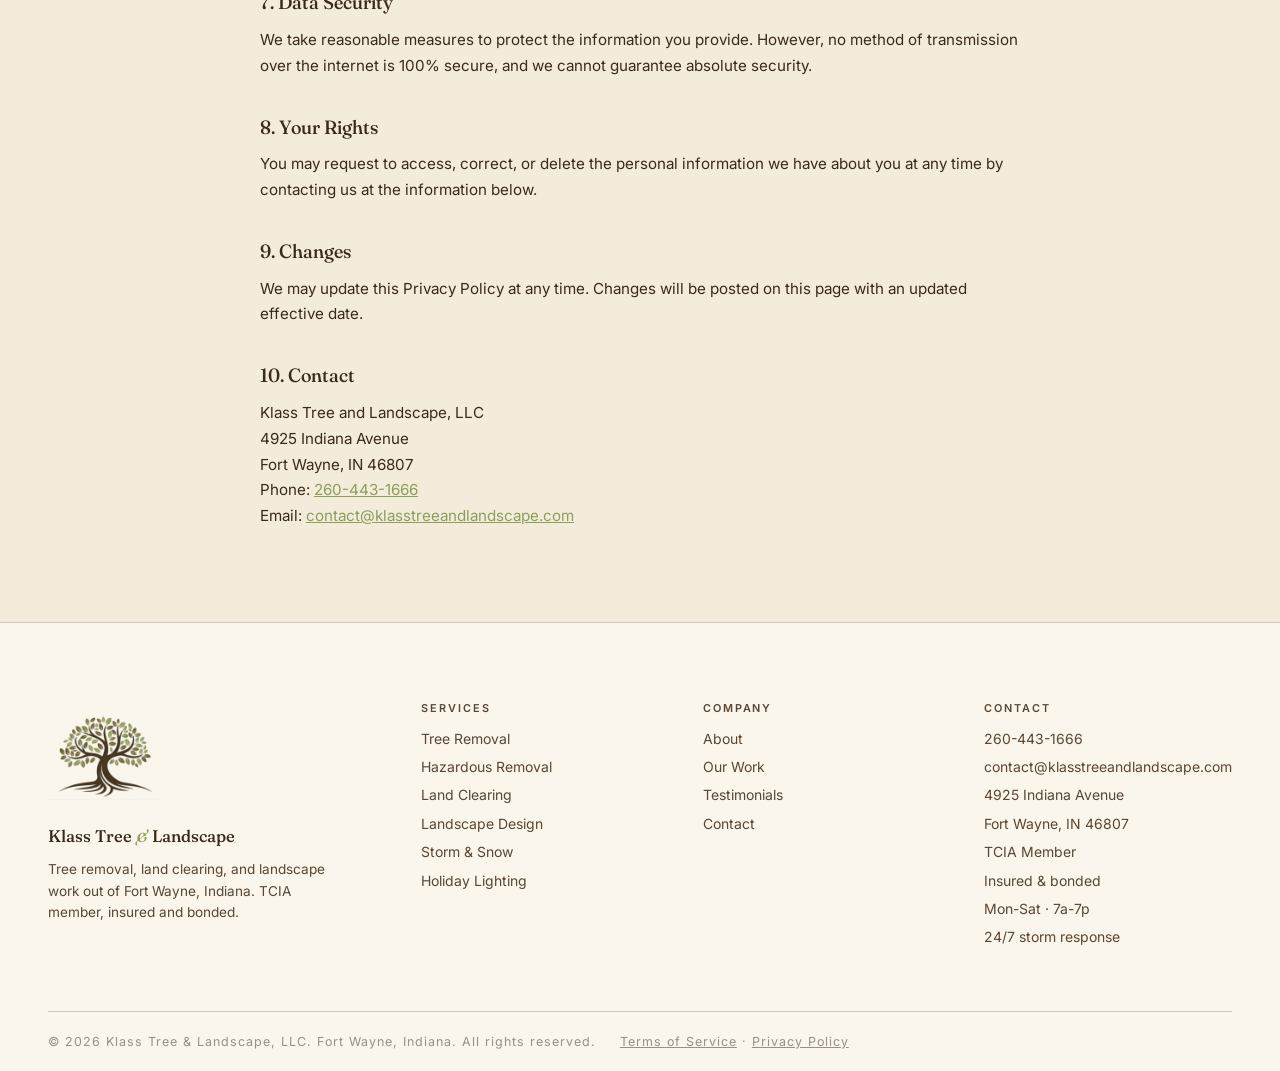
<file: privacy.html>
<!doctype html>
<html lang="en">
<head>
  <meta charset="utf-8">
  <meta name="viewport" content="width=device-width, initial-scale=1">
  <title>Privacy Policy | Klass Tree &amp; Landscape</title>
  <meta name="description" content="Privacy policy for Klass Tree and Landscape, a tree service and landscaping company in Fort Wayne, Indiana.">
  <meta name="robots" content="noindex, follow">
  <meta name="theme-color" content="#3a2a1c">
  <link rel="canonical" href="https://klasstreeandlandscape.com/privacy">
  <meta property="og:locale" content="en_US">
  <meta property="og:title" content="Privacy Policy | Klass Tree &amp; Landscape">
  <meta property="og:type" content="website">
  <meta property="og:url" content="https://klasstreeandlandscape.com/privacy">
  <meta property="og:image" content="https://klasstreeandlandscape.com/images/og-klass-tree-logo.webp">
  <meta name="twitter:card" content="summary_large_image">
  <meta name="twitter:title" content="Privacy Policy | Klass Tree &amp; Landscape">
  <meta name="twitter:image" content="https://klasstreeandlandscape.com/images/og-klass-tree-logo.webp">
  <link rel="apple-touch-icon" sizes="180x180" href="/apple-touch-icon.png">
  <link rel="icon" type="image/png" sizes="32x32" href="/favicon-32x32.png">
  <link rel="icon" type="image/png" sizes="16x16" href="/favicon-16x16.png">
  <link rel="manifest" href="/site.webmanifest">
  <link rel="preconnect" href="https://fonts.googleapis.com">
  <link rel="preconnect" href="https://fonts.gstatic.com" crossorigin>
  <link rel="stylesheet" href="https://fonts.googleapis.com/css2?family=Fraunces:opsz,wght,SOFT@9..144,300..800,30..100&family=Inter:wght@400;500;600;700&display=swap">
  <link rel="stylesheet" href="css/styles.css">
</head>
<body>
  <a class="skip-link" href="#main">Skip to content</a>

  <div class="strip" role="region" aria-label="Contact strip">
    <div class="strip__inner">
      <a href="tel:+12604431666" class="strip__phone">260 - 443 - 1666</a>
      <span class="strip__sep">&middot;</span>
      <span class="strip__loc">Fort Wayne, Indiana &middot; 50-mile radius</span>
      <span class="strip__sep strip__sep--mobile">&middot;</span>
      <span class="strip__cta">Free written estimates</span>
    </div>
  </div>

  <header class="hdr" role="banner">
    <div class="hdr__inner">
      <a href="/" class="hdr__brand" aria-label="Klass Tree and Landscape - home">
        <img src="images/klass-tree-logo.webp" alt="Klass Tree and Landscape logo" class="hdr__mark" width="52" height="52">
        <span class="hdr__name">Klass Tree <span class="amp">&amp;</span> Landscape</span>
      </a>
      <nav class="hdr__nav" aria-label="Primary">
        <a href="/services">Services</a>
        <a href="/gallery">Gallery</a>
        <a href="/testimonials">Testimonials</a>
        <a href="/about">About</a>
        <a href="/contact">Contact</a>
      </nav>
      <a href="tel:+12604431666" class="hdr__cta">Call <span>260-443-1666</span></a>
      <button class="hdr__menu" id="hdr-menu" aria-label="Open navigation menu" aria-expanded="false">
        <span class="hdr__menu-bar"></span>
        <span class="hdr__menu-bar"></span>
        <span class="hdr__menu-bar"></span>
      </button>
    </div>
  </header>

  <main id="main">
    <section class="legal">
      <div class="legal__inner">
        <h1>Privacy Policy</h1>
        <p><strong>Effective date:</strong> April 17, 2026</p>

        <h2>1. Who We Are</h2>
        <p>Klass Tree and Landscape, LLC ("Company," "we," "us") operates the website klasstreeandlandscape.com ("Site"). We are a tree care and landscaping company based in Fort Wayne, Indiana.</p>

        <h2>2. Information We Collect</h2>
        <p>We may collect the following information when you contact us through the Site, phone, text, email, or chat widget:</p>
        <ul>
          <li>Name</li>
          <li>Phone number</li>
          <li>Email address</li>
          <li>Property address or location</li>
          <li>Description of services needed</li>
        </ul>
        <p>We do not collect payment information through this Site.</p>

        <h2>3. How We Use Your Information</h2>
        <p>We use the information you provide to:</p>
        <ul>
          <li>Respond to your inquiry or estimate request</li>
          <li>Schedule and perform services</li>
          <li>Communicate with you about your project via phone, text, or email</li>
          <li>Improve our services and website</li>
        </ul>

        <h2>4. Text Messaging</h2>
        <p>If you provide your phone number and initiate contact via our chat widget or text, you consent to receive text messages from Klass Tree and Landscape related to your inquiry. Message frequency varies. Message and data rates may apply. Reply STOP to opt out at any time. Reply HELP for assistance. We do not sell or share your phone number for marketing purposes.</p>

        <h2>5. Information Sharing</h2>
        <p>We do not sell, trade, or rent your personal information to third parties. We may share your information only in the following cases:</p>
        <ul>
          <li>With service providers who help us operate our business (e.g., our CRM platform for managing communications)</li>
          <li>When required by law or to protect our legal rights</li>
        </ul>

        <h2>6. Cookies and Analytics</h2>
        <p>This Site may use cookies and third-party analytics tools to understand how visitors use the Site. These tools collect anonymous usage data such as pages visited and time on site. You can disable cookies in your browser settings.</p>

        <h2>7. Data Security</h2>
        <p>We take reasonable measures to protect the information you provide. However, no method of transmission over the internet is 100% secure, and we cannot guarantee absolute security.</p>

        <h2>8. Your Rights</h2>
        <p>You may request to access, correct, or delete the personal information we have about you at any time by contacting us at the information below.</p>

        <h2>9. Changes</h2>
        <p>We may update this Privacy Policy at any time. Changes will be posted on this page with an updated effective date.</p>

        <h2>10. Contact</h2>
        <p>Klass Tree and Landscape, LLC<br>
        4925 Indiana Avenue<br>
        Fort Wayne, IN 46807<br>
        Phone: <a href="tel:+12604431666">260-443-1666</a><br>
        Email: <a href="mailto:contact@klasstreeandlandscape.com">contact@klasstreeandlandscape.com</a></p>
      </div>
    </section>
  </main>

  <footer class="ftr" role="contentinfo">
    <div class="ftr__inner">
      <div class="ftr__col ftr__col--brand">
        <img src="images/klass-tree-logo.webp" alt="Klass Tree and Landscape" class="ftr__mark" width="110" height="111">
        <p class="ftr__name">Klass Tree <span class="amp">&amp;</span> Landscape</p>
        <p class="ftr__tag">Tree removal, land clearing, and landscape work out of Fort Wayne, Indiana. TCIA member, insured and bonded.</p>
      </div>
      <div class="ftr__col">
        <span class="ftr__col-label">Services</span>
        <ul>
          <li><a href="/services">Tree Removal</a></li>
          <li><a href="/services">Hazardous Removal</a></li>
          <li><a href="/services">Land Clearing</a></li>
          <li><a href="/services">Landscape Design</a></li>
          <li><a href="/services">Storm &amp; Snow</a></li>
          <li><a href="/services">Holiday Lighting</a></li>
        </ul>
      </div>
      <div class="ftr__col">
        <span class="ftr__col-label">Company</span>
        <ul>
          <li><a href="/about">About</a></li>
          <li><a href="/gallery">Our Work</a></li>
          <li><a href="/testimonials">Testimonials</a></li>
          <li><a href="/contact">Contact</a></li>
        </ul>
      </div>
      <div class="ftr__col">
        <span class="ftr__col-label">Contact</span>
        <ul>
          <li><a href="tel:+12604431666">260-443-1666</a></li>
          <li><a href="mailto:contact@klasstreeandlandscape.com">contact@klasstreeandlandscape.com</a></li>
          <li>4925 Indiana Avenue</li>
          <li>Fort Wayne, IN 46807</li>
          <li>TCIA Member</li>
          <li>Insured &amp; bonded</li>
          <li>Mon-Sat · 7a-7p</li>
          <li>24/7 storm response</li>
        </ul>
      </div>
    </div>
    <div class="ftr__legal">
      <span>&copy; <span id="yr">2026</span> Klass Tree &amp; Landscape, LLC. Fort Wayne, Indiana. All rights reserved.</span>
      <span class="ftr__links"><a href="/terms">Terms of Service</a> · <a href="/privacy">Privacy Policy</a></span>
    </div>
  </footer>

  <div class="msb" id="msb" aria-hidden="true">
    <a href="tel:+12604431666" class="msb__btn msb__btn--call">Call 260-443-1666</a>
    <a href="/contact" class="msb__btn msb__btn--est">Free Estimate &rarr;</a>
  </div>

  <script src="js/main.js" defer></script>
  <script src="https://widgets.leadconnectorhq.com/loader.js" data-resources-url="https://widgets.leadconnectorhq.com/chat-widget/loader.js" data-widget-id="69e2773906d5d5fb1d954958"></script>
</body>
</html>
</file>
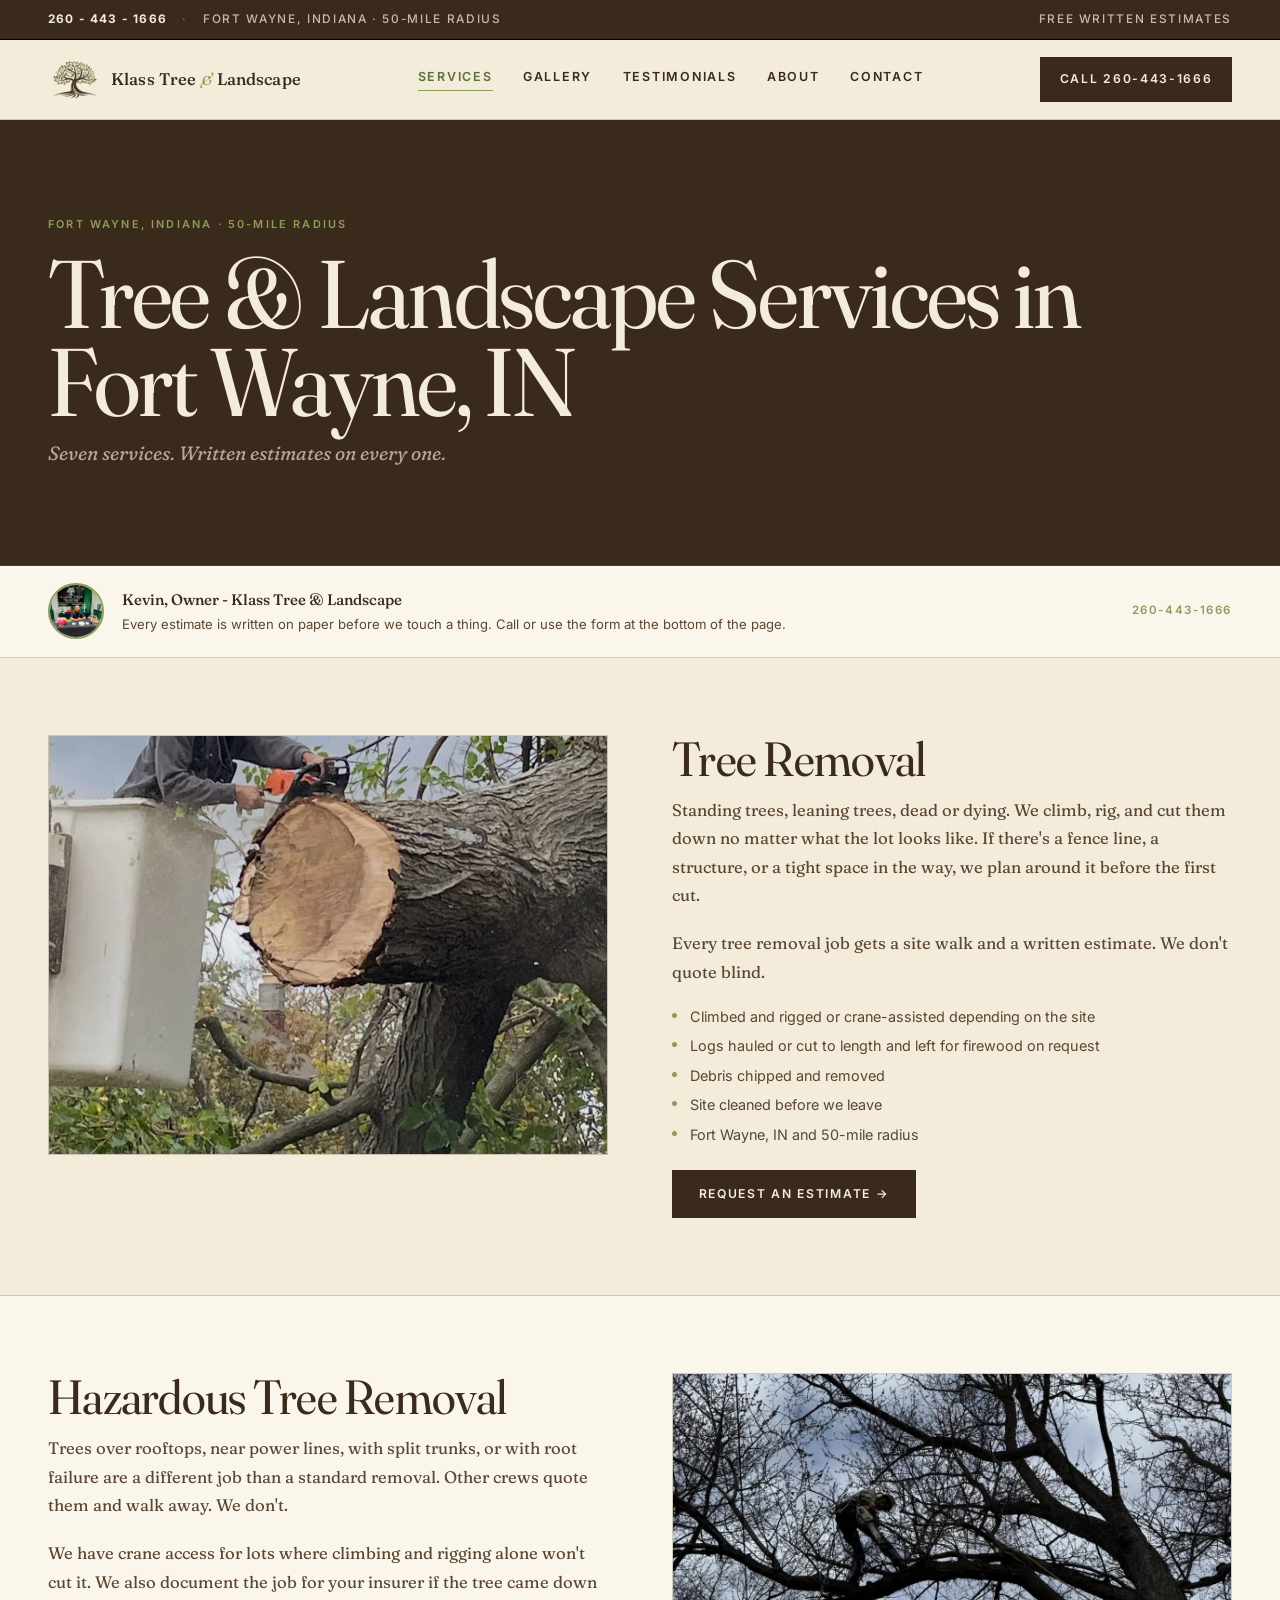
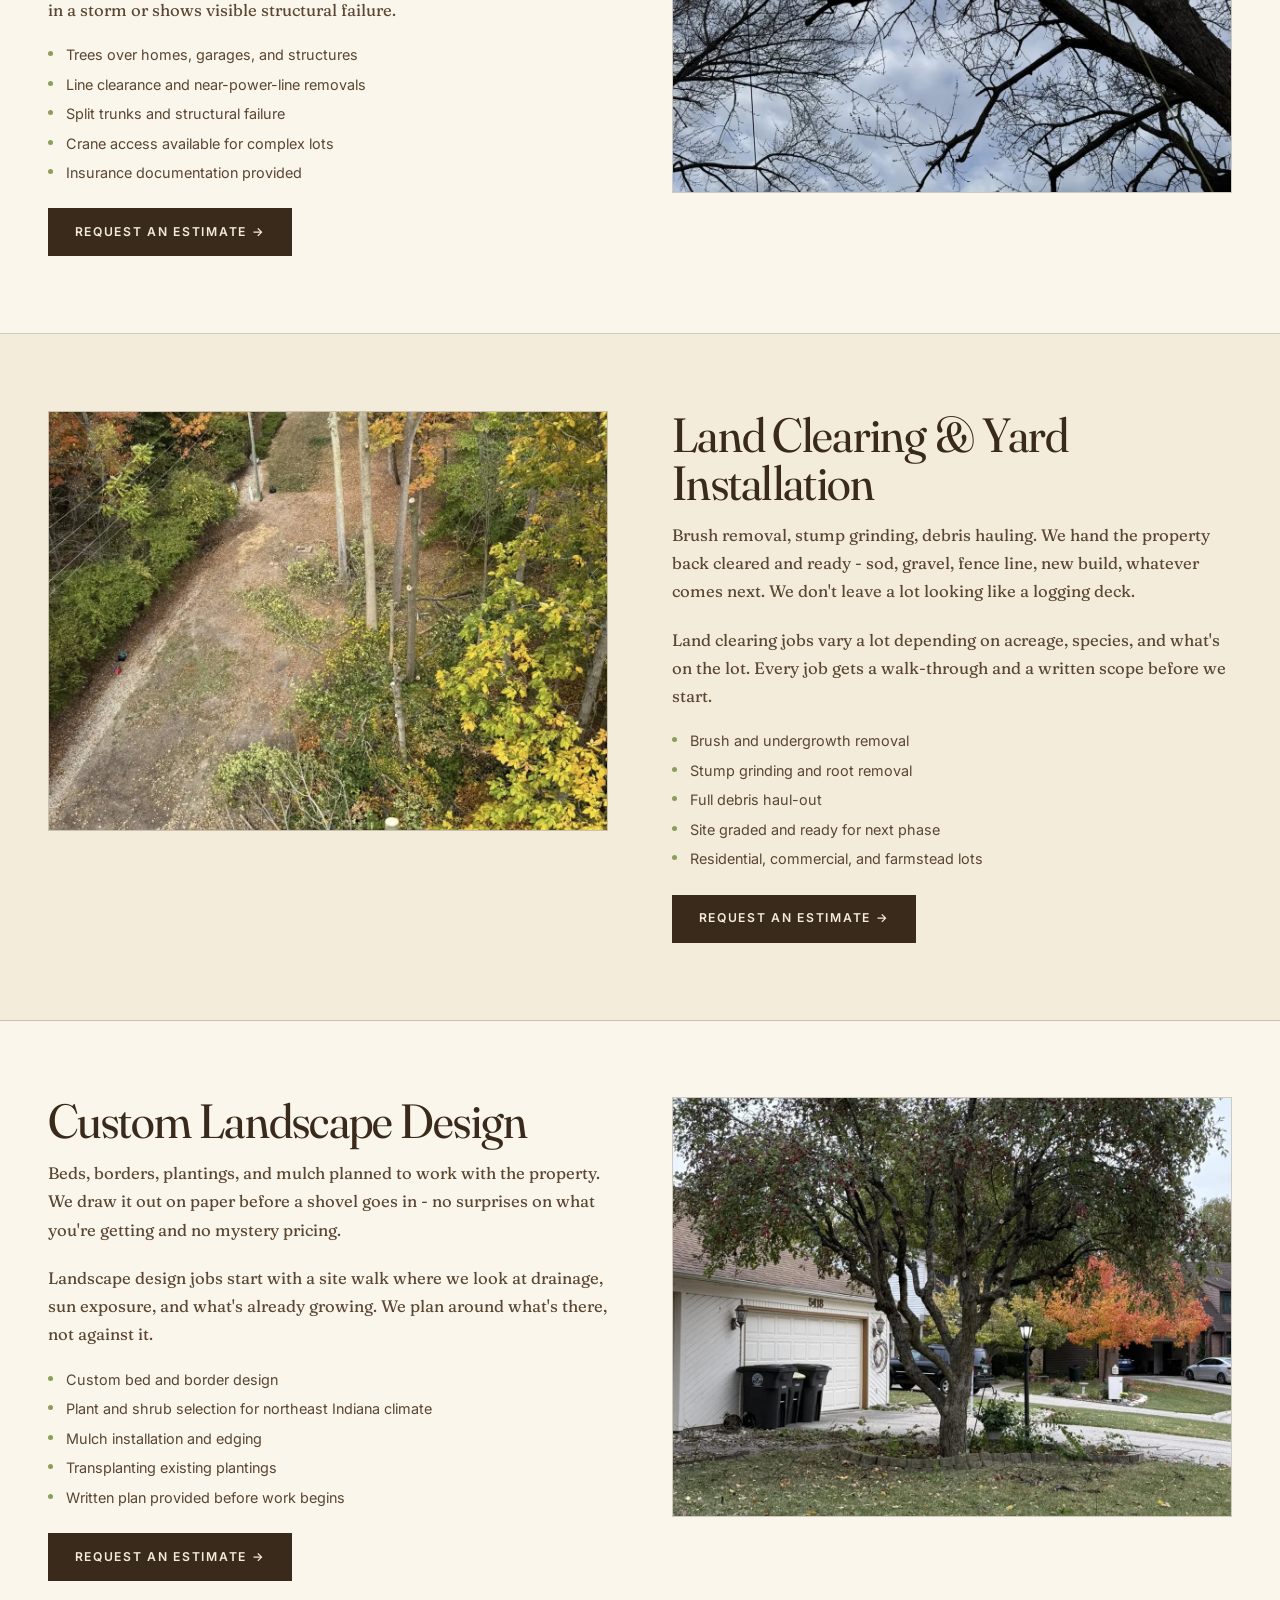
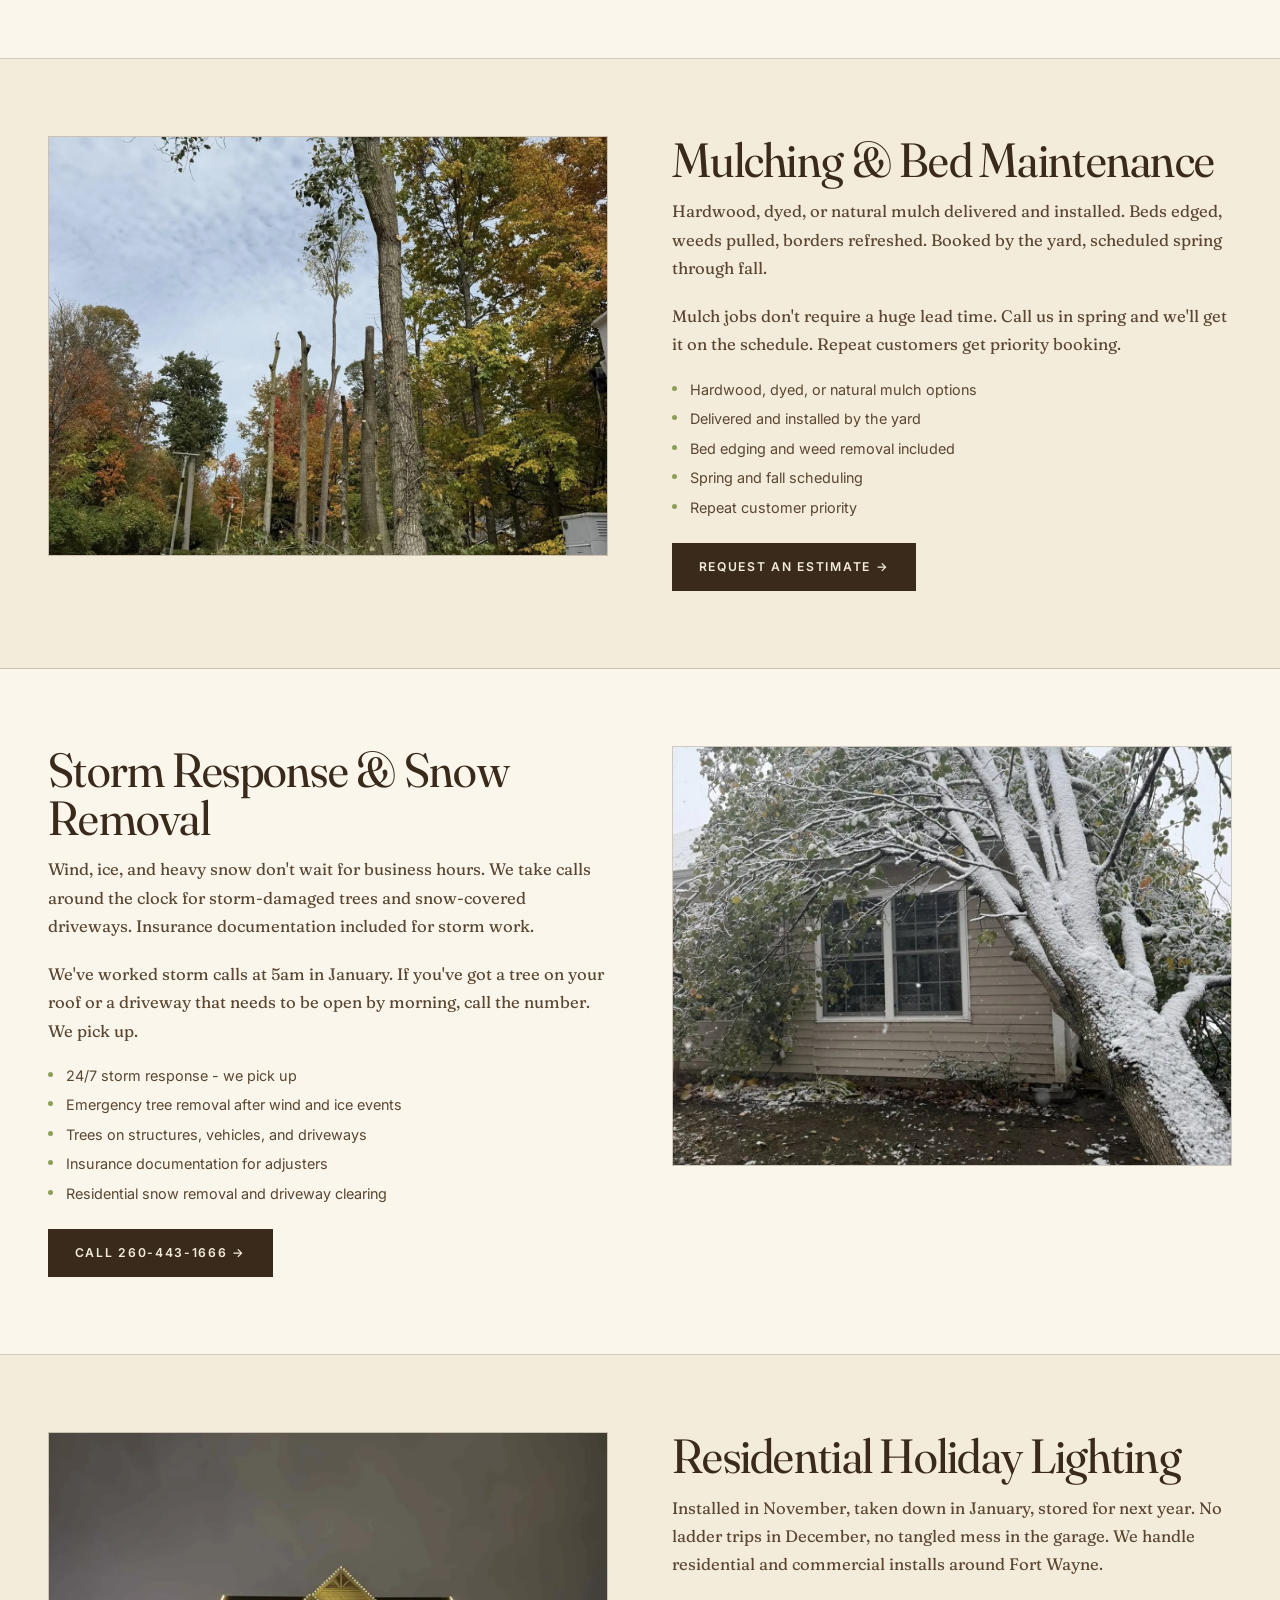
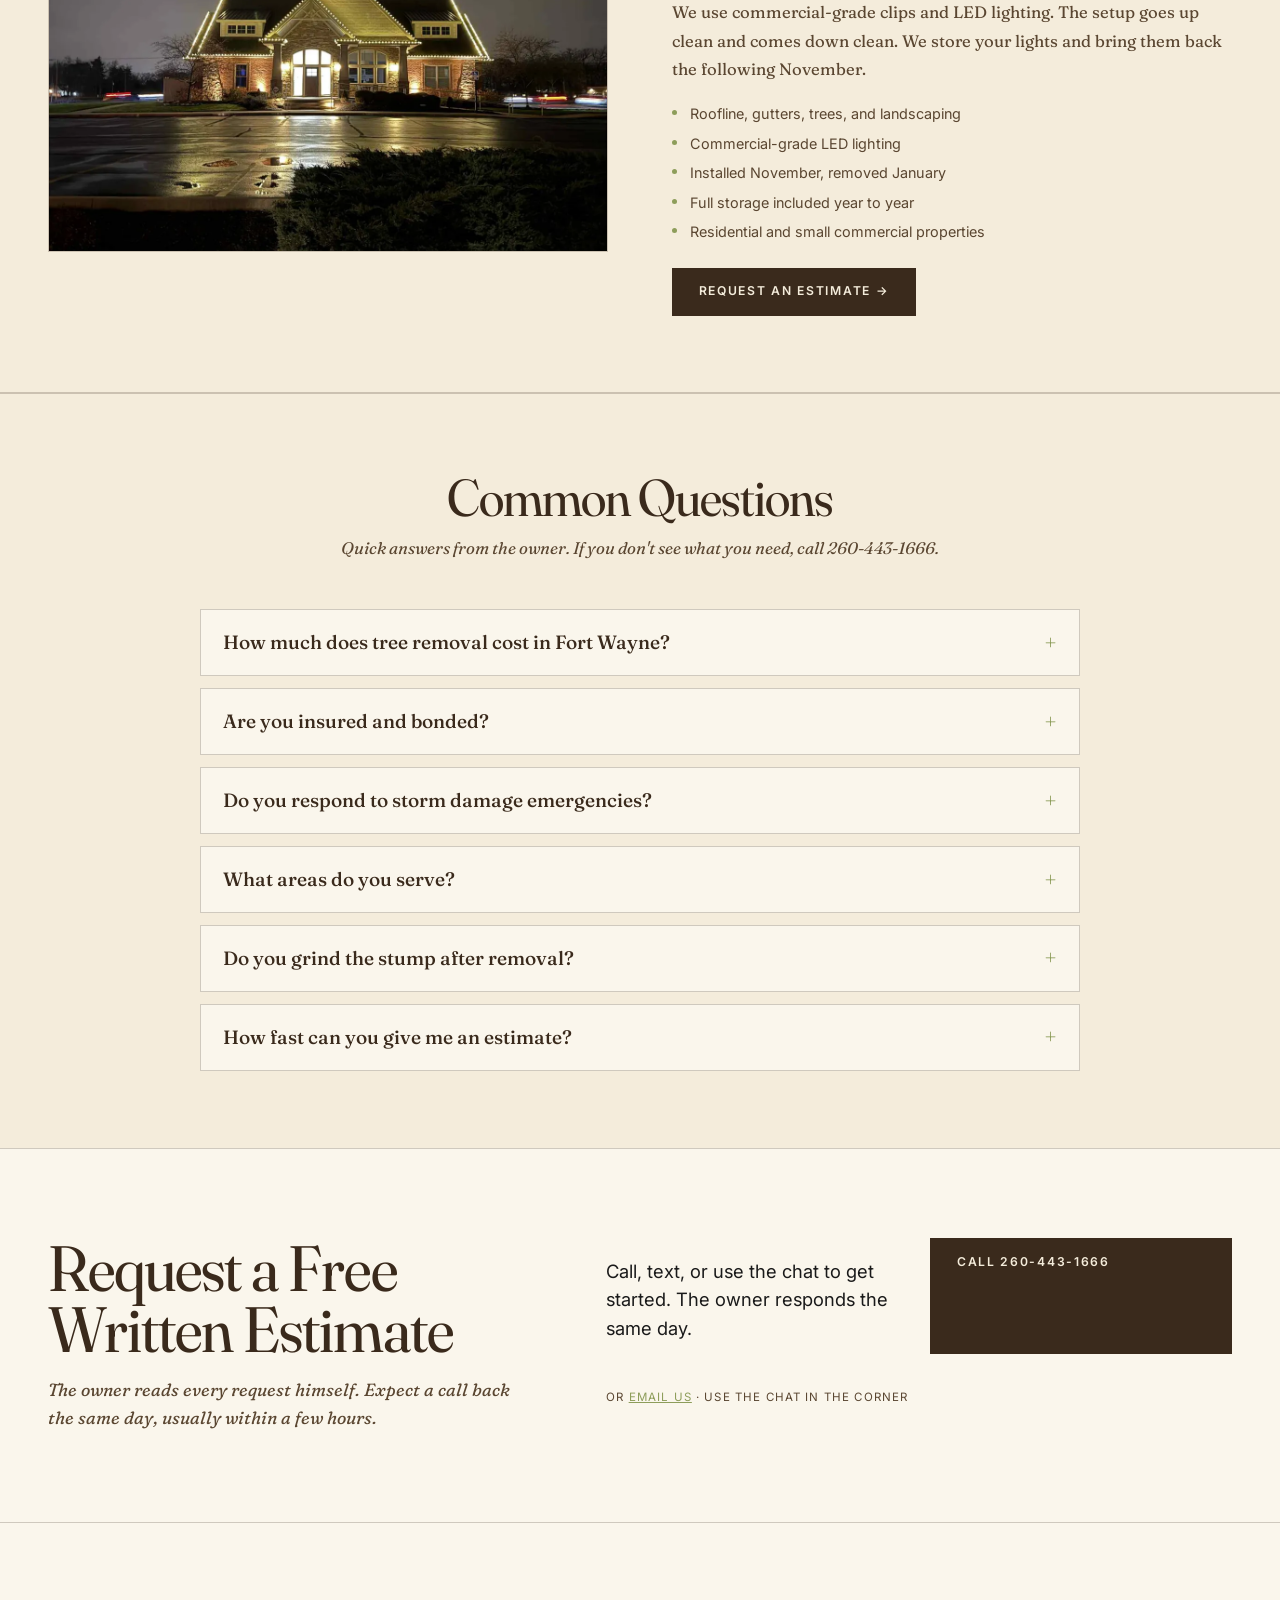
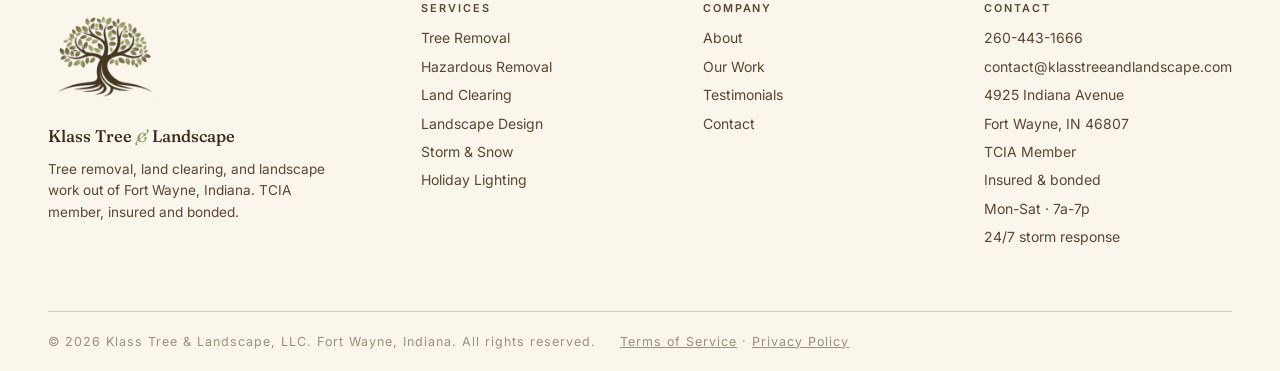
<file: services.html>
<!doctype html>
<html lang="en">
<head>
  <meta charset="utf-8">
  <meta name="viewport" content="width=device-width, initial-scale=1">
  <title>Tree &amp; Landscape Services | Fort Wayne, IN | Klass</title>
  <meta name="description" content="Tree removal, hazardous tree service, land clearing, landscape design, mulching, storm response, snow removal, and holiday lighting in Fort Wayne, IN and surrounding areas.">
  <meta name="robots" content="index, follow">
  <meta name="theme-color" content="#3a2a1c">
  <link rel="canonical" href="https://klasstreeandlandscape.com/services">
  <meta property="og:locale" content="en_US">
  <meta property="og:title" content="Tree &amp; Landscape Services | Fort Wayne, IN | Klass Tree &amp; Landscape">
  <meta property="og:description" content="Seven services, plainly priced. Tree removal, land clearing, landscape design, storm response, and holiday lighting within 50 miles of Fort Wayne.">
  <meta property="og:type" content="website">
  <meta property="og:url" content="https://klasstreeandlandscape.com/services">
  <meta property="og:image" content="https://klasstreeandlandscape.com/images/og-klass-tree-logo.webp">
  <meta name="twitter:card" content="summary_large_image">
  <meta name="twitter:title" content="Tree &amp; Landscape Services | Fort Wayne, IN">
  <meta name="twitter:description" content="Tree removal, land clearing, landscape design, storm response, and holiday lighting within 50 miles of Fort Wayne.">
  <meta name="twitter:image" content="https://klasstreeandlandscape.com/images/og-klass-tree-logo.webp">
  <link rel="apple-touch-icon" sizes="180x180" href="/apple-touch-icon.png">
  <link rel="icon" type="image/png" sizes="32x32" href="/favicon-32x32.png">
  <link rel="icon" type="image/png" sizes="16x16" href="/favicon-16x16.png">
  <link rel="manifest" href="/site.webmanifest">
  <link rel="preconnect" href="https://fonts.googleapis.com">
  <link rel="preconnect" href="https://fonts.gstatic.com" crossorigin>
  <link rel="stylesheet" href="https://fonts.googleapis.com/css2?family=Fraunces:opsz,wght,SOFT@9..144,300..800,30..100&family=Inter:wght@400;500;600;700&display=swap">
  <link rel="stylesheet" href="css/styles.css">
  <script type="application/ld+json">
  {
    "@context": "https://schema.org",
    "@graph": [
      {
        "@type": "BreadcrumbList",
        "itemListElement": [
          { "@type": "ListItem", "position": 1, "name": "Home", "item": "https://klasstreeandlandscape.com/" },
          { "@type": "ListItem", "position": 2, "name": "Services", "item": "https://klasstreeandlandscape.com/services" }
        ]
      },
      {
        "@type": "ItemList",
        "name": "Klass Tree and Landscape Services",
        "itemListElement": [
          { "@type": "ListItem", "position": 1, "name": "Tree Removal" },
          { "@type": "ListItem", "position": 2, "name": "Hazardous Tree Removal" },
          { "@type": "ListItem", "position": 3, "name": "Land Clearing and Yard Installation" },
          { "@type": "ListItem", "position": 4, "name": "Custom Landscape Design" },
          { "@type": "ListItem", "position": 5, "name": "Mulching and Bed Maintenance" },
          { "@type": "ListItem", "position": 6, "name": "Storm Response and Snow Removal" },
          { "@type": "ListItem", "position": 7, "name": "Residential Holiday Lighting" }
        ]
      },
      {
        "@type": "LandscapingBusiness",
        "@id": "https://klasstreeandlandscape.com/#business",
        "name": "Klass Tree and Landscape",
        "telephone": "+12604431666", "email": "contact@klasstreeandlandscape.com",
        "aggregateRating": {
          "@type": "AggregateRating",
          "ratingValue": "5.0",
          "reviewCount": "6",
          "bestRating": "5",
          "worstRating": "1"
        },
        "openingHoursSpecification": [
          { "@type": "OpeningHoursSpecification", "dayOfWeek": ["Monday","Tuesday","Wednesday","Thursday","Friday","Saturday"], "opens": "07:00", "closes": "19:00" }
        ]
      },
      {
        "@type": "FAQPage",
        "mainEntity": [
          { "@type": "Question", "name": "How much does tree removal cost in Fort Wayne?", "acceptedAnswer": { "@type": "Answer", "text": "Most residential tree removals in the Fort Wayne area run between $400 and $2,500 depending on tree size, location, and access. We give every customer a free written estimate before any work starts. Hazardous removals near power lines or structures cost more because they require crane work or specialty rigging." } },
          { "@type": "Question", "name": "Are you insured and bonded?", "acceptedAnswer": { "@type": "Answer", "text": "Yes. Klass Tree and Landscape carries full liability and workers' comp insurance, and we are a TCIA member. We can send certificates directly to your insurer or property manager on request." } },
          { "@type": "Question", "name": "Do you respond to storm damage emergencies?", "acceptedAnswer": { "@type": "Answer", "text": "Yes, 24/7. After a storm we pick up the phone, document the damage for your insurance adjuster, and dispatch a crew as soon as the scene is safe. Trees on roofs, vehicles, or driveways are our priority calls." } },
          { "@type": "Question", "name": "What areas do you serve?", "acceptedAnswer": { "@type": "Answer", "text": "We work within a 50-mile radius of Fort Wayne, Indiana. That covers Allen, DeKalb, Whitley, Wells, Adams, Huntington, Wabash, and Noble counties in Indiana, plus parts of northwest Ohio including Defiance, Paulding, and Van Wert counties." } },
          { "@type": "Question", "name": "Do you grind the stump after removal?", "acceptedAnswer": { "@type": "Answer", "text": "Stump grinding is a separate service we quote alongside removal. Most customers add it; some leave the stump for use as a planter or marker. Either way it's clearly priced on the estimate, no surprises." } },
          { "@type": "Question", "name": "How fast can you give me an estimate?", "acceptedAnswer": { "@type": "Answer", "text": "The owner reads every request himself and usually calls back the same day. Most on-site estimates happen within 48 hours of your call. Storm and emergency requests get same-day response." } }
        ]
      }
    ]
  }
  </script>
</head>
<body>
  <a class="skip-link" href="#main">Skip to content</a>

  <div class="strip" role="region" aria-label="Contact strip">
    <div class="strip__inner">
      <a href="tel:+12604431666" class="strip__phone">260 - 443 - 1666</a>
      <span class="strip__sep">&middot;</span>
      <span class="strip__loc">Fort Wayne, Indiana &middot; 50-mile radius</span>
      <span class="strip__sep strip__sep--mobile">&middot;</span>
      <span class="strip__cta">Free written estimates</span>
    </div>
  </div>

  <header class="hdr" role="banner">
    <div class="hdr__inner">
      <a href="/" class="hdr__brand" aria-label="Klass Tree and Landscape - home">
        <img src="images/klass-tree-logo.webp" alt="Klass Tree and Landscape logo" class="hdr__mark" width="52" height="52">
        <span class="hdr__name">Klass Tree <span class="amp">&amp;</span> Landscape</span>
      </a>
      <nav class="hdr__nav" aria-label="Primary">
        <a href="/services" aria-current="page">Services</a>
        <a href="/gallery">Gallery</a>
        <a href="/testimonials">Testimonials</a>
        <a href="/about">About</a>
        <a href="/contact">Contact</a>
      </nav>
      <a href="tel:+12604431666" class="hdr__cta">Call <span>260-443-1666</span></a>
      <button class="hdr__menu" id="hdr-menu" aria-label="Open navigation menu" aria-expanded="false">
        <span class="hdr__menu-bar"></span>
        <span class="hdr__menu-bar"></span>
        <span class="hdr__menu-bar"></span>
      </button>
    </div>
  </header>

  <main id="main">

    <section class="page-hero">
      <div class="page-hero__inner">
        <span class="page-hero__eyebrow">Fort Wayne, Indiana · 50-mile radius</span>
        <h1 class="page-hero__title">Tree &amp; Landscape Services in Fort Wayne, IN</h1>
        <p class="page-hero__sub">Seven services. Written estimates on every one.</p>
      </div>
    </section>

    <div class="owner-bar">
      <div class="owner-bar__inner">
        <img src="images/owner-klass-tree-trade-show-booth.webp" alt="Kevin at the Klass Tree and Landscape trade show booth" class="owner-bar__img">
        <div class="owner-bar__text">
          <span class="owner-bar__name">Kevin, Owner - Klass Tree &amp; Landscape</span>
          <span class="owner-bar__note">Every estimate is written on paper before we touch a thing. Call or use the form at the bottom of the page.</span>
        </div>
        <a href="tel:+12604431666" class="owner-bar__phone">260-443-1666</a>
      </div>
    </div>

    <div class="svc-detail" id="tree-removal">
      <div class="svc-detail__inner">
        <img src="images/svc-tree-removal.webp" alt="Klass climber in full gear with chainsaw during a tree removal job in Fort Wayne" class="svc-detail__img" loading="lazy">
        <div class="svc-detail__text">
          <h2 class="svc-detail__title">Tree Removal</h2>
          <p class="svc-detail__desc">Standing trees, leaning trees, dead or dying. We climb, rig, and cut them down no matter what the lot looks like. If there's a fence line, a structure, or a tight space in the way, we plan around it before the first cut.</p>
          <p class="svc-detail__desc">Every tree removal job gets a site walk and a written estimate. We don't quote blind.</p>
          <ul class="svc-detail__list">
            <li>Climbed and rigged or crane-assisted depending on the site</li>
            <li>Logs hauled or cut to length and left for firewood on request</li>
            <li>Debris chipped and removed</li>
            <li>Site cleaned before we leave</li>
            <li>Fort Wayne, IN and 50-mile radius</li>
          </ul>
          <a href="/contact" class="btn btn--solid">Request an estimate &rarr;</a>
        </div>
      </div>
    </div>

    <div class="svc-detail" id="hazardous-removal">
      <div class="svc-detail__inner">
        <img src="images/svc-hazardous-removal.webp" alt="Crane and climber working together to remove a large hazardous tree in a residential Fort Wayne neighborhood" class="svc-detail__img" loading="lazy">
        <div class="svc-detail__text">
          <h2 class="svc-detail__title">Hazardous Tree Removal</h2>
          <p class="svc-detail__desc">Trees over rooftops, near power lines, with split trunks, or with root failure are a different job than a standard removal. Other crews quote them and walk away. We don't.</p>
          <p class="svc-detail__desc">We have crane access for lots where climbing and rigging alone won't cut it. We also document the job for your insurer if the tree came down in a storm or shows visible structural failure.</p>
          <ul class="svc-detail__list">
            <li>Trees over homes, garages, and structures</li>
            <li>Line clearance and near-power-line removals</li>
            <li>Split trunks and structural failure</li>
            <li>Crane access available for complex lots</li>
            <li>Insurance documentation provided</li>
          </ul>
          <a href="/contact" class="btn btn--solid">Request an estimate &rarr;</a>
        </div>
      </div>
    </div>

    <div class="svc-detail" id="land-clearing">
      <div class="svc-detail__inner">
        <img src="images/svc-land-clearing.webp" alt="Aerial view of a cleared corridor through trees in northeastern Indiana after land clearing work" class="svc-detail__img" loading="lazy">
        <div class="svc-detail__text">
          <h2 class="svc-detail__title">Land Clearing &amp; Yard Installation</h2>
          <p class="svc-detail__desc">Brush removal, stump grinding, debris hauling. We hand the property back cleared and ready - sod, gravel, fence line, new build, whatever comes next. We don't leave a lot looking like a logging deck.</p>
          <p class="svc-detail__desc">Land clearing jobs vary a lot depending on acreage, species, and what's on the lot. Every job gets a walk-through and a written scope before we start.</p>
          <ul class="svc-detail__list">
            <li>Brush and undergrowth removal</li>
            <li>Stump grinding and root removal</li>
            <li>Full debris haul-out</li>
            <li>Site graded and ready for next phase</li>
            <li>Residential, commercial, and farmstead lots</li>
          </ul>
          <a href="/contact" class="btn btn--solid">Request an estimate &rarr;</a>
        </div>
      </div>
    </div>

    <div class="svc-detail" id="landscape-design">
      <div class="svc-detail__inner">
        <img src="images/svc-landscape-design.webp" alt="Residential property in Fort Wayne with maintained yard and landscape design work" class="svc-detail__img" loading="lazy">
        <div class="svc-detail__text">
          <h2 class="svc-detail__title">Custom Landscape Design</h2>
          <p class="svc-detail__desc">Beds, borders, plantings, and mulch planned to work with the property. We draw it out on paper before a shovel goes in - no surprises on what you're getting and no mystery pricing.</p>
          <p class="svc-detail__desc">Landscape design jobs start with a site walk where we look at drainage, sun exposure, and what's already growing. We plan around what's there, not against it.</p>
          <ul class="svc-detail__list">
            <li>Custom bed and border design</li>
            <li>Plant and shrub selection for northeast Indiana climate</li>
            <li>Mulch installation and edging</li>
            <li>Transplanting existing plantings</li>
            <li>Written plan provided before work begins</li>
          </ul>
          <a href="/contact" class="btn btn--solid">Request an estimate &rarr;</a>
        </div>
      </div>
    </div>

    <div class="svc-detail" id="mulching">
      <div class="svc-detail__inner">
        <img src="images/plate-08-felling-autumn.webp" alt="Cleared and maintained yard area in Fort Wayne after tree and landscape work" class="svc-detail__img" loading="lazy">
        <div class="svc-detail__text">
          <h2 class="svc-detail__title">Mulching &amp; Bed Maintenance</h2>
          <p class="svc-detail__desc">Hardwood, dyed, or natural mulch delivered and installed. Beds edged, weeds pulled, borders refreshed. Booked by the yard, scheduled spring through fall.</p>
          <p class="svc-detail__desc">Mulch jobs don't require a huge lead time. Call us in spring and we'll get it on the schedule. Repeat customers get priority booking.</p>
          <ul class="svc-detail__list">
            <li>Hardwood, dyed, or natural mulch options</li>
            <li>Delivered and installed by the yard</li>
            <li>Bed edging and weed removal included</li>
            <li>Spring and fall scheduling</li>
            <li>Repeat customer priority</li>
          </ul>
          <a href="/contact" class="btn btn--solid">Request an estimate &rarr;</a>
        </div>
      </div>
    </div>

    <div class="svc-detail" id="storm-snow">
      <div class="svc-detail__inner">
        <img src="images/svc-storm-snow.webp" alt="Klass crew responding to a storm-damaged tree in Fort Wayne, Indiana" class="svc-detail__img" loading="lazy">
        <div class="svc-detail__text">
          <h2 class="svc-detail__title">Storm Response &amp; Snow Removal</h2>
          <p class="svc-detail__desc">Wind, ice, and heavy snow don't wait for business hours. We take calls around the clock for storm-damaged trees and snow-covered driveways. Insurance documentation included for storm work.</p>
          <p class="svc-detail__desc">We've worked storm calls at 5am in January. If you've got a tree on your roof or a driveway that needs to be open by morning, call the number. We pick up.</p>
          <ul class="svc-detail__list">
            <li>24/7 storm response - we pick up</li>
            <li>Emergency tree removal after wind and ice events</li>
            <li>Trees on structures, vehicles, and driveways</li>
            <li>Insurance documentation for adjusters</li>
            <li>Residential snow removal and driveway clearing</li>
          </ul>
          <a href="tel:+12604431666" class="btn btn--solid">Call 260-443-1666 &rarr;</a>
        </div>
      </div>
    </div>

    <div class="svc-detail" id="holiday-lighting">
      <div class="svc-detail__inner">
        <img src="images/svc-holiday-lighting.webp" alt="Commercial building in Fort Wayne lit up with professional warm holiday lighting installed by Klass" class="svc-detail__img" loading="lazy">
        <div class="svc-detail__text">
          <h2 class="svc-detail__title">Residential Holiday Lighting</h2>
          <p class="svc-detail__desc">Installed in November, taken down in January, stored for next year. No ladder trips in December, no tangled mess in the garage. We handle residential and commercial installs around Fort Wayne.</p>
          <p class="svc-detail__desc">We use commercial-grade clips and LED lighting. The setup goes up clean and comes down clean. We store your lights and bring them back the following November.</p>
          <ul class="svc-detail__list">
            <li>Roofline, gutters, trees, and landscaping</li>
            <li>Commercial-grade LED lighting</li>
            <li>Installed November, removed January</li>
            <li>Full storage included year to year</li>
            <li>Residential and small commercial properties</li>
          </ul>
          <a href="/contact" class="btn btn--solid">Request an estimate &rarr;</a>
        </div>
      </div>
    </div>

    <section class="faq" aria-labelledby="faq-title">
      <div class="faq__inner">
        <header class="faq__header">
          <h2 id="faq-title" class="faq__title">Common Questions</h2>
          <p class="faq__lede">Quick answers from the owner. If you don't see what you need, call 260-443-1666.</p>
        </header>
        <div class="faq__list">
          <details class="faq__item">
            <summary class="faq__q">How much does tree removal cost in Fort Wayne?</summary>
            <p class="faq__a">Most residential tree removals in the Fort Wayne area run between $400 and $2,500 depending on tree size, location, and access. We give every customer a free written estimate before any work starts. Hazardous removals near power lines or structures cost more because they require crane work or specialty rigging.</p>
          </details>
          <details class="faq__item">
            <summary class="faq__q">Are you insured and bonded?</summary>
            <p class="faq__a">Yes. Klass Tree and Landscape carries full liability and workers' comp insurance, and we are a TCIA member. We can send certificates directly to your insurer or property manager on request.</p>
          </details>
          <details class="faq__item">
            <summary class="faq__q">Do you respond to storm damage emergencies?</summary>
            <p class="faq__a">Yes, 24/7. After a storm we pick up the phone, document the damage for your insurance adjuster, and dispatch a crew as soon as the scene is safe. Trees on roofs, vehicles, or driveways are our priority calls.</p>
          </details>
          <details class="faq__item">
            <summary class="faq__q">What areas do you serve?</summary>
            <p class="faq__a">We work within a 50-mile radius of Fort Wayne, Indiana. That covers Allen, DeKalb, Whitley, Wells, Adams, Huntington, Wabash, and Noble counties in Indiana, plus parts of northwest Ohio including Defiance, Paulding, and Van Wert counties.</p>
          </details>
          <details class="faq__item">
            <summary class="faq__q">Do you grind the stump after removal?</summary>
            <p class="faq__a">Stump grinding is a separate service we quote alongside removal. Most customers add it; some leave the stump for use as a planter or marker. Either way it's clearly priced on the estimate, no surprises.</p>
          </details>
          <details class="faq__item">
            <summary class="faq__q">How fast can you give me an estimate?</summary>
            <p class="faq__a">The owner reads every request himself and usually calls back the same day. Most on-site estimates happen within 48 hours of your call. Storm and emergency requests get same-day response.</p>
          </details>
        </div>
      </div>
    </section>

    <section class="estimate" id="estimate" aria-labelledby="est-title-svc">
      <div class="estimate__inner">
        <div class="estimate__left">
          <h2 id="est-title-svc" class="estimate__title">Request a Free<br>Written Estimate</h2>
          <p>The owner reads every request himself. Expect a call back the same day, usually within a few hours.</p>
        </div>
        <div class="estimate__form">
          <p style="font-size:1.15rem; margin-bottom:1.5rem;">Call, text, or use the chat to get started. The owner responds the same day.</p>
          <a href="tel:+12604431666" class="btn btn--solid" style="margin-bottom:0.75rem; display:inline-block;">Call 260-443-1666</a>
          <p class="fld__note">Or <a href="mailto:contact@klasstreeandlandscape.com">email us</a> · use the chat in the corner</p>
        </div>
      </div>
    </section>

  </main>

  <footer class="ftr" role="contentinfo">
    <div class="ftr__inner">
      <div class="ftr__col ftr__col--brand">
        <img src="images/klass-tree-logo.webp" alt="Klass Tree and Landscape" class="ftr__mark" width="110" height="111">
        <p class="ftr__name">Klass Tree <span class="amp">&amp;</span> Landscape</p>
        <p class="ftr__tag">Tree removal, land clearing, and landscape work out of Fort Wayne, Indiana. TCIA member, insured and bonded.</p>
      </div>
      <div class="ftr__col">
        <span class="ftr__col-label">Services</span>
        <ul>
          <li><a href="#tree-removal">Tree Removal</a></li>
          <li><a href="#hazardous-removal">Hazardous Removal</a></li>
          <li><a href="#land-clearing">Land Clearing</a></li>
          <li><a href="#landscape-design">Landscape Design</a></li>
          <li><a href="#storm-snow">Storm &amp; Snow</a></li>
          <li><a href="#holiday-lighting">Holiday Lighting</a></li>
        </ul>
      </div>
      <div class="ftr__col">
        <span class="ftr__col-label">Company</span>
        <ul>
          <li><a href="/about">About</a></li>
          <li><a href="/gallery">Our Work</a></li>
          <li><a href="/testimonials">Testimonials</a></li>
          <li><a href="/contact">Contact</a></li>
        </ul>
      </div>
      <div class="ftr__col">
        <span class="ftr__col-label">Contact</span>
        <ul>
          <li><a href="tel:+12604431666">260-443-1666</a></li>
          <li><a href="mailto:contact@klasstreeandlandscape.com">contact@klasstreeandlandscape.com</a></li>
          <li>4925 Indiana Avenue</li>
          <li>Fort Wayne, IN 46807</li>
          <li>TCIA Member</li>
          <li>Insured &amp; bonded</li>
          <li>Mon-Sat · 7a-7p</li>
          <li>24/7 storm response</li>
        </ul>
      </div>
    </div>
    <div class="ftr__legal">
      <span>&copy; <span id="yr">2026</span> Klass Tree &amp; Landscape, LLC. Fort Wayne, Indiana. All rights reserved.</span>
      <span class="ftr__links"><a href="/terms">Terms of Service</a> · <a href="/privacy">Privacy Policy</a></span>
    </div>
  </footer>

  <div class="msb" id="msb" aria-hidden="true">
    <a href="tel:+12604431666" class="msb__btn msb__btn--call">Call 260-443-1666</a>
    <a href="/contact" class="msb__btn msb__btn--est">Free Estimate &rarr;</a>
  </div>

  <script src="js/main.js" defer></script>
  <script src="https://widgets.leadconnectorhq.com/loader.js" data-resources-url="https://widgets.leadconnectorhq.com/chat-widget/loader.js" data-widget-id="69e2773906d5d5fb1d954958"></script>
</body>
</html>
</file>
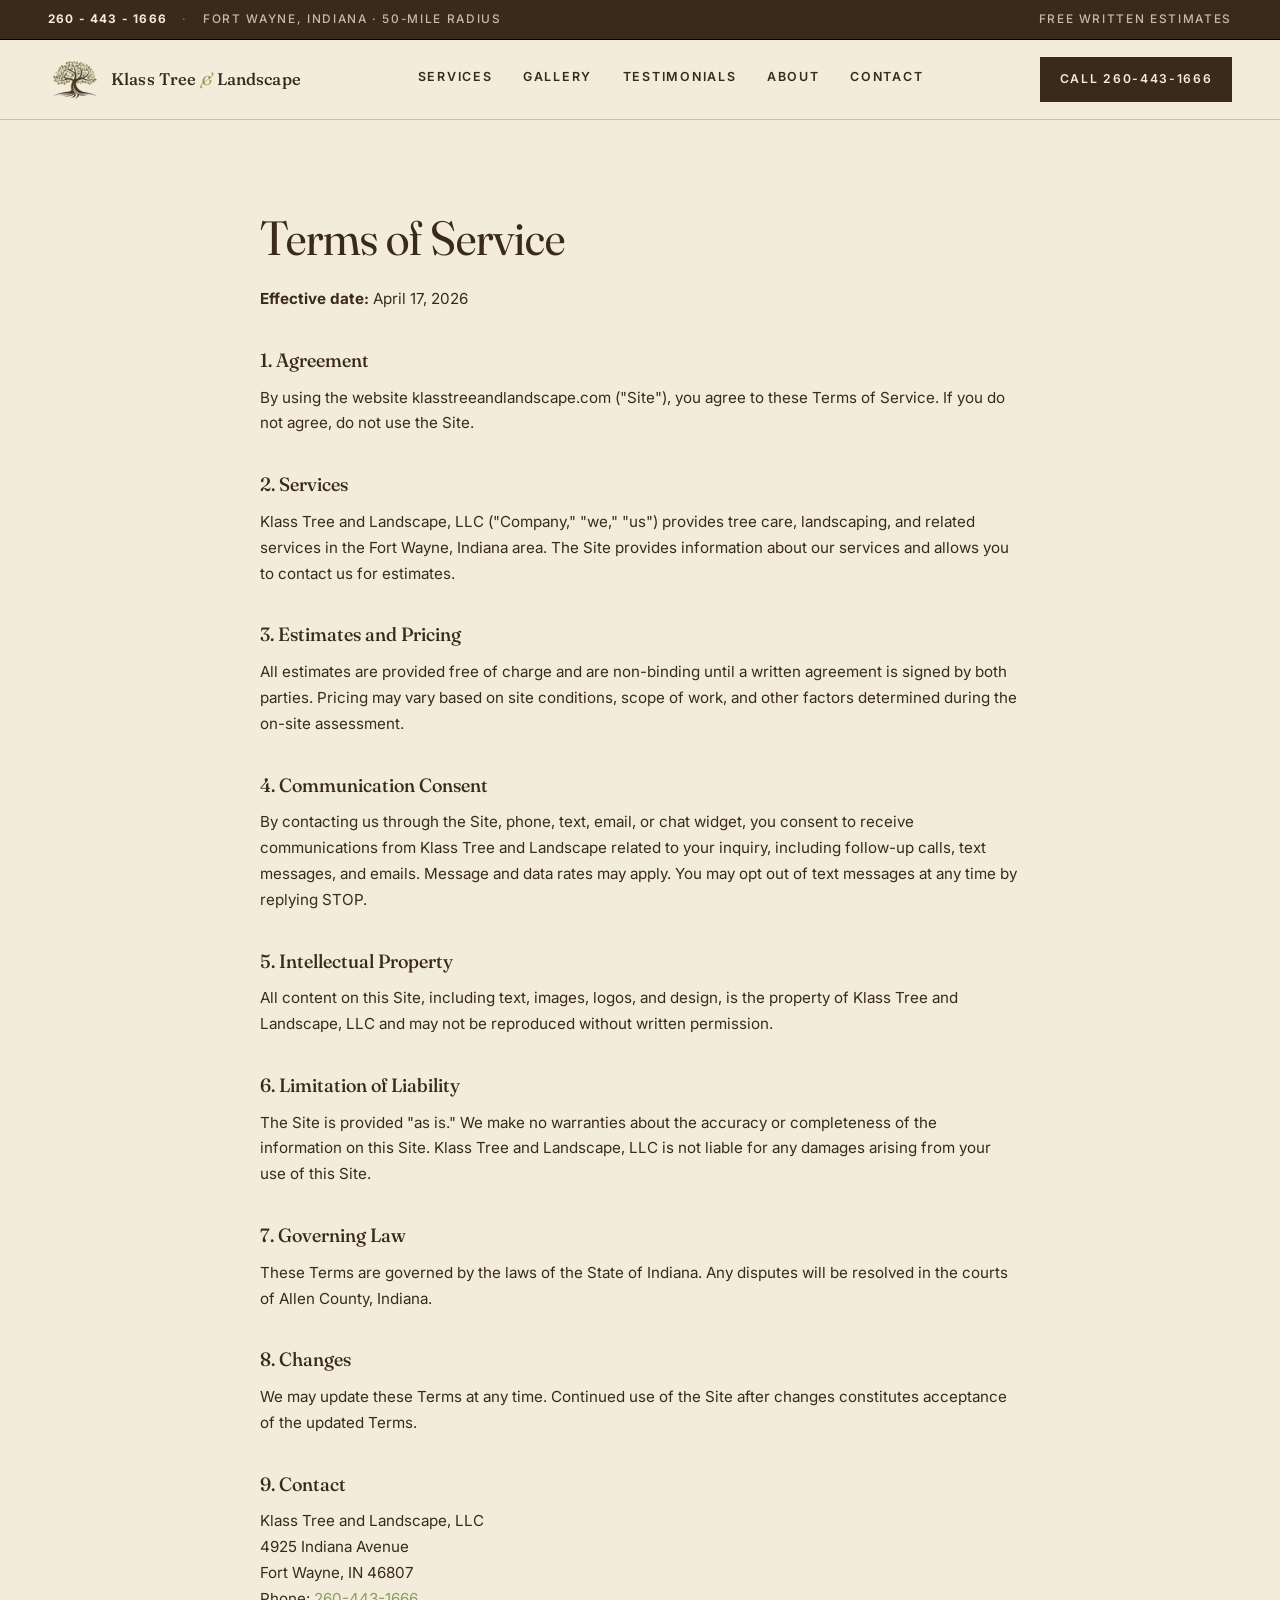
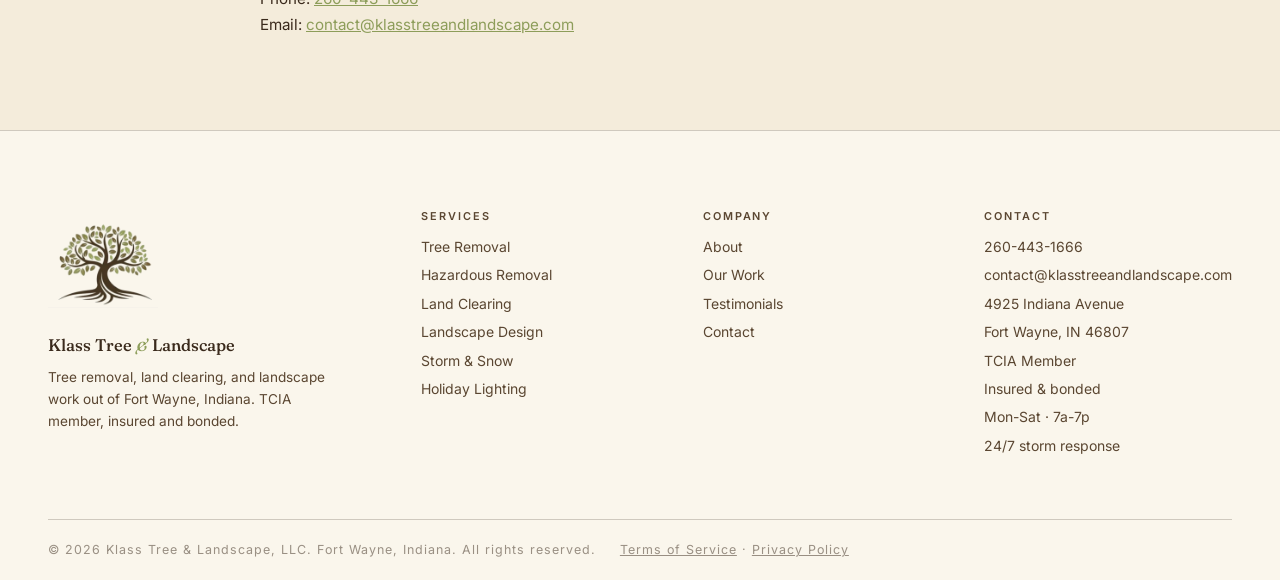
<file: terms.html>
<!doctype html>
<html lang="en">
<head>
  <meta charset="utf-8">
  <meta name="viewport" content="width=device-width, initial-scale=1">
  <title>Terms of Service | Klass Tree &amp; Landscape</title>
  <meta name="description" content="Terms of service for Klass Tree and Landscape, a tree service and landscaping company in Fort Wayne, Indiana.">
  <meta name="robots" content="noindex, follow">
  <meta name="theme-color" content="#3a2a1c">
  <link rel="canonical" href="https://klasstreeandlandscape.com/terms">
  <meta property="og:locale" content="en_US">
  <meta property="og:title" content="Terms of Service | Klass Tree &amp; Landscape">
  <meta property="og:type" content="website">
  <meta property="og:url" content="https://klasstreeandlandscape.com/terms">
  <meta property="og:image" content="https://klasstreeandlandscape.com/images/og-klass-tree-logo.webp">
  <meta name="twitter:card" content="summary_large_image">
  <meta name="twitter:title" content="Terms of Service | Klass Tree &amp; Landscape">
  <meta name="twitter:image" content="https://klasstreeandlandscape.com/images/og-klass-tree-logo.webp">
  <link rel="apple-touch-icon" sizes="180x180" href="/apple-touch-icon.png">
  <link rel="icon" type="image/png" sizes="32x32" href="/favicon-32x32.png">
  <link rel="icon" type="image/png" sizes="16x16" href="/favicon-16x16.png">
  <link rel="manifest" href="/site.webmanifest">
  <link rel="preconnect" href="https://fonts.googleapis.com">
  <link rel="preconnect" href="https://fonts.gstatic.com" crossorigin>
  <link rel="stylesheet" href="https://fonts.googleapis.com/css2?family=Fraunces:opsz,wght,SOFT@9..144,300..800,30..100&family=Inter:wght@400;500;600;700&display=swap">
  <link rel="stylesheet" href="css/styles.css">
</head>
<body>
  <a class="skip-link" href="#main">Skip to content</a>

  <div class="strip" role="region" aria-label="Contact strip">
    <div class="strip__inner">
      <a href="tel:+12604431666" class="strip__phone">260 - 443 - 1666</a>
      <span class="strip__sep">&middot;</span>
      <span class="strip__loc">Fort Wayne, Indiana &middot; 50-mile radius</span>
      <span class="strip__sep strip__sep--mobile">&middot;</span>
      <span class="strip__cta">Free written estimates</span>
    </div>
  </div>

  <header class="hdr" role="banner">
    <div class="hdr__inner">
      <a href="/" class="hdr__brand" aria-label="Klass Tree and Landscape - home">
        <img src="images/klass-tree-logo.webp" alt="Klass Tree and Landscape logo" class="hdr__mark" width="52" height="52">
        <span class="hdr__name">Klass Tree <span class="amp">&amp;</span> Landscape</span>
      </a>
      <nav class="hdr__nav" aria-label="Primary">
        <a href="/services">Services</a>
        <a href="/gallery">Gallery</a>
        <a href="/testimonials">Testimonials</a>
        <a href="/about">About</a>
        <a href="/contact">Contact</a>
      </nav>
      <a href="tel:+12604431666" class="hdr__cta">Call <span>260-443-1666</span></a>
      <button class="hdr__menu" id="hdr-menu" aria-label="Open navigation menu" aria-expanded="false">
        <span class="hdr__menu-bar"></span>
        <span class="hdr__menu-bar"></span>
        <span class="hdr__menu-bar"></span>
      </button>
    </div>
  </header>

  <main id="main">
    <section class="legal">
      <div class="legal__inner">
        <h1>Terms of Service</h1>
        <p><strong>Effective date:</strong> April 17, 2026</p>

        <h2>1. Agreement</h2>
        <p>By using the website klasstreeandlandscape.com ("Site"), you agree to these Terms of Service. If you do not agree, do not use the Site.</p>

        <h2>2. Services</h2>
        <p>Klass Tree and Landscape, LLC ("Company," "we," "us") provides tree care, landscaping, and related services in the Fort Wayne, Indiana area. The Site provides information about our services and allows you to contact us for estimates.</p>

        <h2>3. Estimates and Pricing</h2>
        <p>All estimates are provided free of charge and are non-binding until a written agreement is signed by both parties. Pricing may vary based on site conditions, scope of work, and other factors determined during the on-site assessment.</p>

        <h2>4. Communication Consent</h2>
        <p>By contacting us through the Site, phone, text, email, or chat widget, you consent to receive communications from Klass Tree and Landscape related to your inquiry, including follow-up calls, text messages, and emails. Message and data rates may apply. You may opt out of text messages at any time by replying STOP.</p>

        <h2>5. Intellectual Property</h2>
        <p>All content on this Site, including text, images, logos, and design, is the property of Klass Tree and Landscape, LLC and may not be reproduced without written permission.</p>

        <h2>6. Limitation of Liability</h2>
        <p>The Site is provided "as is." We make no warranties about the accuracy or completeness of the information on this Site. Klass Tree and Landscape, LLC is not liable for any damages arising from your use of this Site.</p>

        <h2>7. Governing Law</h2>
        <p>These Terms are governed by the laws of the State of Indiana. Any disputes will be resolved in the courts of Allen County, Indiana.</p>

        <h2>8. Changes</h2>
        <p>We may update these Terms at any time. Continued use of the Site after changes constitutes acceptance of the updated Terms.</p>

        <h2>9. Contact</h2>
        <p>Klass Tree and Landscape, LLC<br>
        4925 Indiana Avenue<br>
        Fort Wayne, IN 46807<br>
        Phone: <a href="tel:+12604431666">260-443-1666</a><br>
        Email: <a href="mailto:contact@klasstreeandlandscape.com">contact@klasstreeandlandscape.com</a></p>
      </div>
    </section>
  </main>

  <footer class="ftr" role="contentinfo">
    <div class="ftr__inner">
      <div class="ftr__col ftr__col--brand">
        <img src="images/klass-tree-logo.webp" alt="Klass Tree and Landscape" class="ftr__mark" width="110" height="111">
        <p class="ftr__name">Klass Tree <span class="amp">&amp;</span> Landscape</p>
        <p class="ftr__tag">Tree removal, land clearing, and landscape work out of Fort Wayne, Indiana. TCIA member, insured and bonded.</p>
      </div>
      <div class="ftr__col">
        <span class="ftr__col-label">Services</span>
        <ul>
          <li><a href="/services">Tree Removal</a></li>
          <li><a href="/services">Hazardous Removal</a></li>
          <li><a href="/services">Land Clearing</a></li>
          <li><a href="/services">Landscape Design</a></li>
          <li><a href="/services">Storm &amp; Snow</a></li>
          <li><a href="/services">Holiday Lighting</a></li>
        </ul>
      </div>
      <div class="ftr__col">
        <span class="ftr__col-label">Company</span>
        <ul>
          <li><a href="/about">About</a></li>
          <li><a href="/gallery">Our Work</a></li>
          <li><a href="/testimonials">Testimonials</a></li>
          <li><a href="/contact">Contact</a></li>
        </ul>
      </div>
      <div class="ftr__col">
        <span class="ftr__col-label">Contact</span>
        <ul>
          <li><a href="tel:+12604431666">260-443-1666</a></li>
          <li><a href="mailto:contact@klasstreeandlandscape.com">contact@klasstreeandlandscape.com</a></li>
          <li>4925 Indiana Avenue</li>
          <li>Fort Wayne, IN 46807</li>
          <li>TCIA Member</li>
          <li>Insured &amp; bonded</li>
          <li>Mon-Sat · 7a-7p</li>
          <li>24/7 storm response</li>
        </ul>
      </div>
    </div>
    <div class="ftr__legal">
      <span>&copy; <span id="yr">2026</span> Klass Tree &amp; Landscape, LLC. Fort Wayne, Indiana. All rights reserved.</span>
      <span class="ftr__links"><a href="/terms">Terms of Service</a> · <a href="/privacy">Privacy Policy</a></span>
    </div>
  </footer>

  <div class="msb" id="msb" aria-hidden="true">
    <a href="tel:+12604431666" class="msb__btn msb__btn--call">Call 260-443-1666</a>
    <a href="/contact" class="msb__btn msb__btn--est">Free Estimate &rarr;</a>
  </div>

  <script src="js/main.js" defer></script>
  <script src="https://widgets.leadconnectorhq.com/loader.js" data-resources-url="https://widgets.leadconnectorhq.com/chat-widget/loader.js" data-widget-id="69e2773906d5d5fb1d954958"></script>
</body>
</html>
</file>
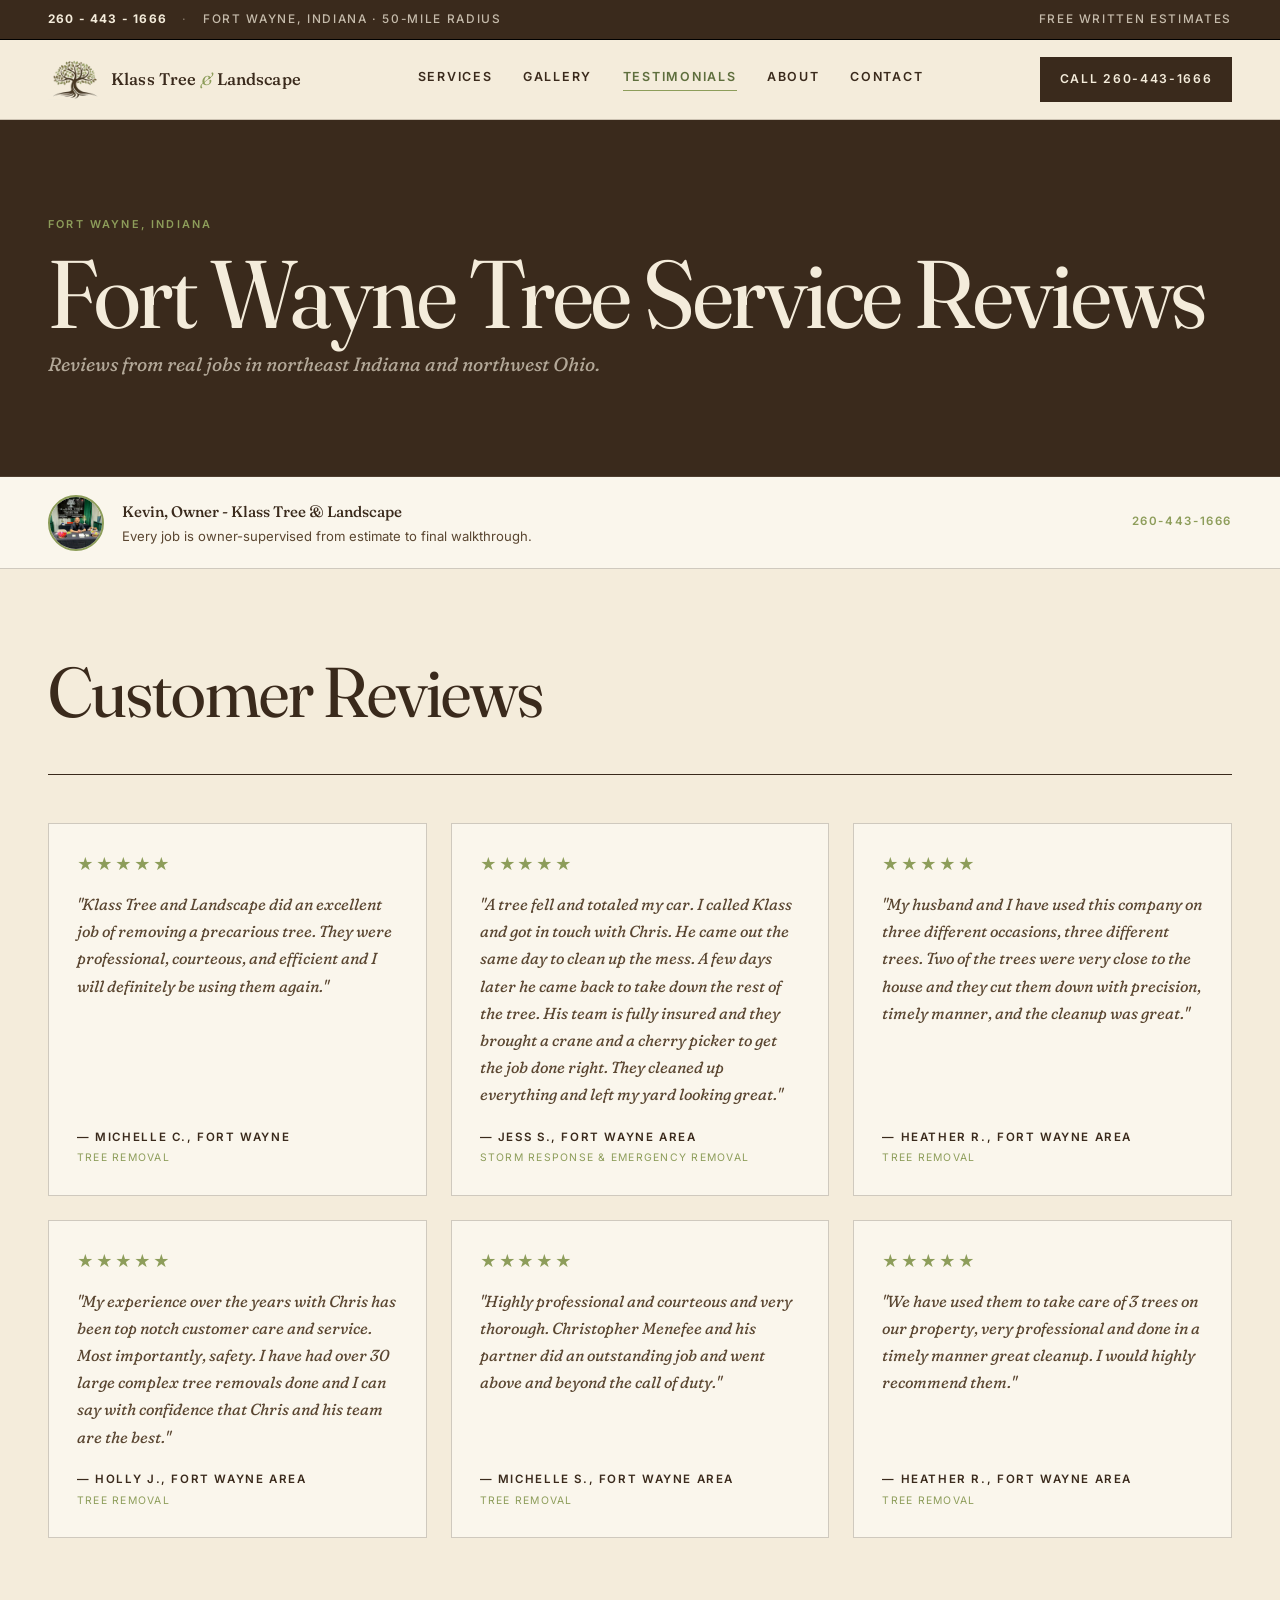
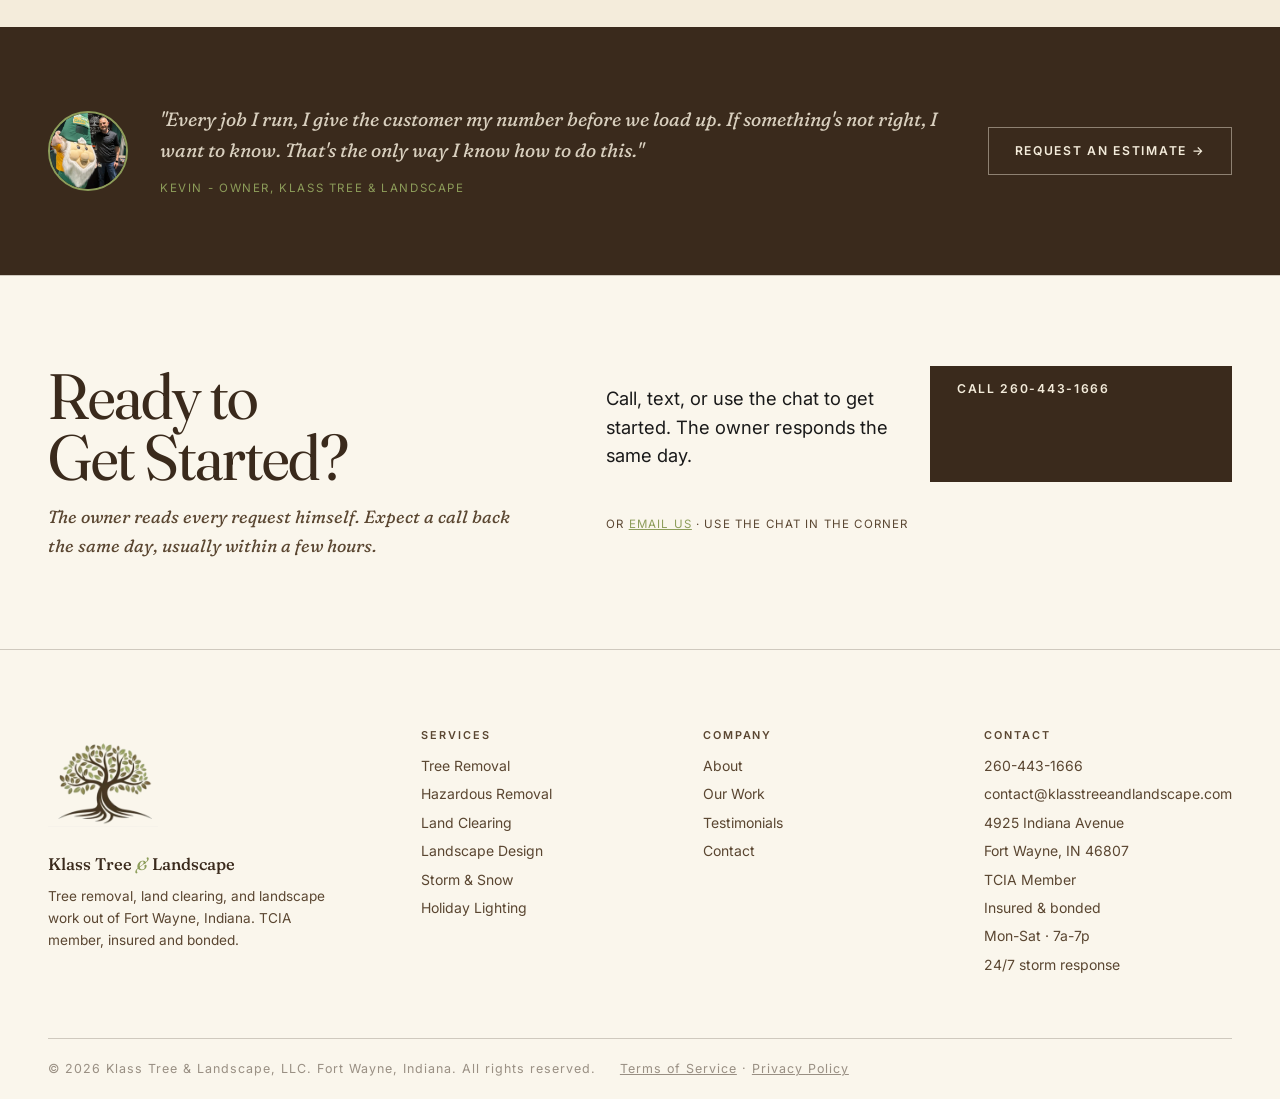
<file: testimonials.html>
<!doctype html>
<html lang="en">
<head>
  <meta charset="utf-8">
  <meta name="viewport" content="width=device-width, initial-scale=1">
  <title>Customer Reviews | Klass Tree &amp; Landscape | Fort Wayne, IN</title>
  <meta name="description" content="Reviews from customers of Klass Tree and Landscape in Fort Wayne, Indiana. Tree removal, hazardous tree service, storm response, and holiday lighting.">
  <meta name="robots" content="index, follow">
  <meta name="theme-color" content="#3a2a1c">
  <link rel="canonical" href="https://klasstreeandlandscape.com/testimonials">
  <meta property="og:locale" content="en_US">
  <meta property="og:title" content="Customer Reviews | Klass Tree &amp; Landscape | Fort Wayne, IN">
  <meta property="og:description" content="See what customers say about Klass Tree and Landscape tree removal and landscaping service in Fort Wayne, Indiana.">
  <meta property="og:type" content="website">
  <meta property="og:url" content="https://klasstreeandlandscape.com/testimonials">
  <meta property="og:image" content="https://klasstreeandlandscape.com/images/og-klass-tree-logo.webp">
  <meta name="twitter:card" content="summary_large_image">
  <meta name="twitter:title" content="Customer Reviews | Klass Tree &amp; Landscape | Fort Wayne, IN">
  <meta name="twitter:description" content="See what customers say about Klass Tree and Landscape tree removal and landscaping service in Fort Wayne, Indiana.">
  <meta name="twitter:image" content="https://klasstreeandlandscape.com/images/og-klass-tree-logo.webp">
  <link rel="apple-touch-icon" sizes="180x180" href="/apple-touch-icon.png">
  <link rel="icon" type="image/png" sizes="32x32" href="/favicon-32x32.png">
  <link rel="icon" type="image/png" sizes="16x16" href="/favicon-16x16.png">
  <link rel="manifest" href="/site.webmanifest">
  <link rel="preconnect" href="https://fonts.googleapis.com">
  <link rel="preconnect" href="https://fonts.gstatic.com" crossorigin>
  <link rel="stylesheet" href="https://fonts.googleapis.com/css2?family=Fraunces:opsz,wght,SOFT@9..144,300..800,30..100&family=Inter:wght@400;500;600;700&display=swap">
  <link rel="stylesheet" href="css/styles.css">
  <script type="application/ld+json">
  {
    "@context": "https://schema.org",
    "@graph": [
      {
        "@type": "BreadcrumbList",
        "itemListElement": [
          { "@type": "ListItem", "position": 1, "name": "Home", "item": "https://klasstreeandlandscape.com/" },
          { "@type": "ListItem", "position": 2, "name": "Testimonials", "item": "https://klasstreeandlandscape.com/testimonials" }
        ]
      },
      {
        "@type": "LocalBusiness",
        "@id": "https://klasstreeandlandscape.com/#business",
        "name": "Klass Tree and Landscape",
        "image": "https://klasstreeandlandscape.com/images/klass-tree-logo.webp",
        "telephone": "+12604431666", "email": "contact@klasstreeandlandscape.com",
        "url": "https://klasstreeandlandscape.com/",
        "address": { "@type": "PostalAddress", "streetAddress": "4925 Indiana Avenue", "addressLocality": "Fort Wayne", "addressRegion": "IN", "postalCode": "46807", "addressCountry": "US" },
        "aggregateRating": {
          "@type": "AggregateRating",
          "ratingValue": "5.0",
          "reviewCount": "6",
          "bestRating": "5",
          "worstRating": "1"
        },
        "review": [
          { "@type": "Review", "author": { "@type": "Person", "name": "Michelle C." }, "reviewRating": { "@type": "Rating", "ratingValue": "5", "bestRating": "5" }, "reviewBody": "Klass Tree and Landscape did an excellent job of removing a precarious tree. They were professional, courteous, and efficient and I will definitely be using them again." },
          { "@type": "Review", "author": { "@type": "Person", "name": "Jess S." }, "reviewRating": { "@type": "Rating", "ratingValue": "5", "bestRating": "5" }, "reviewBody": "A tree fell and totaled my car. I called Klass and got in touch with Chris. He came out the same day to clean up the mess. They cleaned up everything and left my yard looking great." },
          { "@type": "Review", "author": { "@type": "Person", "name": "Heather R." }, "reviewRating": { "@type": "Rating", "ratingValue": "5", "bestRating": "5" }, "reviewBody": "My husband and I have used this company on three different occasions, three different trees. Two of the trees were very close to the house and they cut them down with precision, timely manner, and the cleanup was great." },
          { "@type": "Review", "author": { "@type": "Person", "name": "Holly J." }, "reviewRating": { "@type": "Rating", "ratingValue": "5", "bestRating": "5" }, "reviewBody": "My experience over the years with Chris has been top notch customer care and service. I have had over 30 large complex tree removals done and I can say with confidence that Chris and his team are the best." },
          { "@type": "Review", "author": { "@type": "Person", "name": "Michelle S." }, "reviewRating": { "@type": "Rating", "ratingValue": "5", "bestRating": "5" }, "reviewBody": "Highly professional and courteous and very thorough. Christopher Menefee and his partner did an outstanding job and went above and beyond the call of duty." },
          { "@type": "Review", "author": { "@type": "Person", "name": "Heather R." }, "reviewRating": { "@type": "Rating", "ratingValue": "5", "bestRating": "5" }, "reviewBody": "We have used them to take care of 3 trees on our property, very professional and done in a timely manner great cleanup. I would highly recommend them." }
        ]
      }
    ]
  }
  </script>
</head>
<body>
  <a class="skip-link" href="#main">Skip to content</a>

  <div class="strip" role="region" aria-label="Contact strip">
    <div class="strip__inner">
      <a href="tel:+12604431666" class="strip__phone">260 - 443 - 1666</a>
      <span class="strip__sep">&middot;</span>
      <span class="strip__loc">Fort Wayne, Indiana &middot; 50-mile radius</span>
      <span class="strip__sep strip__sep--mobile">&middot;</span>
      <span class="strip__cta">Free written estimates</span>
    </div>
  </div>

  <header class="hdr" role="banner">
    <div class="hdr__inner">
      <a href="/" class="hdr__brand" aria-label="Klass Tree and Landscape - home">
        <img src="images/klass-tree-logo.webp" alt="Klass Tree and Landscape logo" class="hdr__mark" width="52" height="52">
        <span class="hdr__name">Klass Tree <span class="amp">&amp;</span> Landscape</span>
      </a>
      <nav class="hdr__nav" aria-label="Primary">
        <a href="/services">Services</a>
        <a href="/gallery">Gallery</a>
        <a href="/testimonials" aria-current="page">Testimonials</a>
        <a href="/about">About</a>
        <a href="/contact">Contact</a>
      </nav>
      <a href="tel:+12604431666" class="hdr__cta">Call <span>260-443-1666</span></a>
      <button class="hdr__menu" id="hdr-menu" aria-label="Open navigation menu" aria-expanded="false">
        <span class="hdr__menu-bar"></span>
        <span class="hdr__menu-bar"></span>
        <span class="hdr__menu-bar"></span>
      </button>
    </div>
  </header>

  <main id="main">

    <section class="page-hero">
      <div class="page-hero__inner">
        <span class="page-hero__eyebrow">Fort Wayne, Indiana</span>
        <h1 class="page-hero__title">Fort Wayne Tree Service Reviews</h1>
        <p class="page-hero__sub">Reviews from real jobs in northeast Indiana and northwest Ohio.</p>
      </div>
    </section>

    <div class="owner-bar">
      <div class="owner-bar__inner">
        <img src="images/owner-klass-tree-trade-show-booth.webp" alt="Owner of Klass Tree and Landscape" class="owner-bar__img">
        <div class="owner-bar__text">
          <span class="owner-bar__name">Kevin, Owner - Klass Tree &amp; Landscape</span>
          <span class="owner-bar__note">Every job is owner-supervised from estimate to final walkthrough.</span>
        </div>
        <a href="tel:+12604431666" class="owner-bar__phone">260-443-1666</a>
      </div>
    </div>

    <section class="reviews" aria-labelledby="reviews-title">
      <div class="reviews__header">
        <h2 id="reviews-title" class="reviews__title">Customer Reviews</h2>
      </div>
      <div class="reviews__grid">

        <div class="review-card">
          <span class="review-card__stars">&#9733;&#9733;&#9733;&#9733;&#9733;</span>
          <p class="review-card__text">"Klass Tree and Landscape did an excellent job of removing a precarious tree. They were professional, courteous, and efficient and I will definitely be using them again."</p>
          <span class="review-card__author">— Michelle C., Fort Wayne</span>
          <span class="review-card__service">Tree Removal</span>
        </div>

        <div class="review-card">
          <span class="review-card__stars">&#9733;&#9733;&#9733;&#9733;&#9733;</span>
          <p class="review-card__text">"A tree fell and totaled my car. I called Klass and got in touch with Chris. He came out the same day to clean up the mess. A few days later he came back to take down the rest of the tree. His team is fully insured and they brought a crane and a cherry picker to get the job done right. They cleaned up everything and left my yard looking great."</p>
          <span class="review-card__author">— Jess S., Fort Wayne area</span>
          <span class="review-card__service">Storm Response &amp; Emergency Removal</span>
        </div>

        <div class="review-card">
          <span class="review-card__stars">&#9733;&#9733;&#9733;&#9733;&#9733;</span>
          <p class="review-card__text">"My husband and I have used this company on three different occasions, three different trees. Two of the trees were very close to the house and they cut them down with precision, timely manner, and the cleanup was great."</p>
          <span class="review-card__author">— Heather R., Fort Wayne area</span>
          <span class="review-card__service">Tree Removal</span>
        </div>

        <div class="review-card">
          <span class="review-card__stars">&#9733;&#9733;&#9733;&#9733;&#9733;</span>
          <p class="review-card__text">"My experience over the years with Chris has been top notch customer care and service. Most importantly, safety. I have had over 30 large complex tree removals done and I can say with confidence that Chris and his team are the best."</p>
          <span class="review-card__author">— Holly J., Fort Wayne area</span>
          <span class="review-card__service">Tree Removal</span>
        </div>

        <div class="review-card">
          <span class="review-card__stars">&#9733;&#9733;&#9733;&#9733;&#9733;</span>
          <p class="review-card__text">"Highly professional and courteous and very thorough. Christopher Menefee and his partner did an outstanding job and went above and beyond the call of duty."</p>
          <span class="review-card__author">— Michelle S., Fort Wayne area</span>
          <span class="review-card__service">Tree Removal</span>
        </div>

        <div class="review-card">
          <span class="review-card__stars">&#9733;&#9733;&#9733;&#9733;&#9733;</span>
          <p class="review-card__text">"We have used them to take care of 3 trees on our property, very professional and done in a timely manner great cleanup. I would highly recommend them."</p>
          <span class="review-card__author">— Heather R., Fort Wayne area</span>
          <span class="review-card__service">Tree Removal</span>
        </div>

      </div>
    </section>

    <section class="review-cta" aria-label="Owner note">
      <div class="review-cta__inner">
        <img src="images/owner-klass-fort-wayne-home-garden-show.webp" alt="Owner of Klass Tree and Landscape" class="review-cta__img">
        <div class="review-cta__text">
          <p class="review-cta__quote">"Every job I run, I give the customer my number before we load up. If something's not right, I want to know. That's the only way I know how to do this."</p>
          <span class="review-cta__sig">Kevin - Owner, Klass Tree &amp; Landscape</span>
        </div>
        <a href="/contact" class="btn btn--ghost-cream">Request an estimate &rarr;</a>
      </div>
    </section>

    <section class="estimate" id="estimate" aria-labelledby="est-title-test">
      <div class="estimate__inner">
        <div class="estimate__left">
          <h2 id="est-title-test" class="estimate__title">Ready to<br>Get Started?</h2>
          <p>The owner reads every request himself. Expect a call back the same day, usually within a few hours.</p>
        </div>
        <div class="estimate__form">
          <p style="font-size:1.15rem; margin-bottom:1.5rem;">Call, text, or use the chat to get started. The owner responds the same day.</p>
          <a href="tel:+12604431666" class="btn btn--solid" style="margin-bottom:0.75rem; display:inline-block;">Call 260-443-1666</a>
          <p class="fld__note">Or <a href="mailto:contact@klasstreeandlandscape.com">email us</a> · use the chat in the corner</p>
        </div>
      </div>
    </section>

  </main>

  <footer class="ftr" role="contentinfo">
    <div class="ftr__inner">
      <div class="ftr__col ftr__col--brand">
        <img src="images/klass-tree-logo.webp" alt="Klass Tree and Landscape" class="ftr__mark" width="110" height="111">
        <p class="ftr__name">Klass Tree <span class="amp">&amp;</span> Landscape</p>
        <p class="ftr__tag">Tree removal, land clearing, and landscape work out of Fort Wayne, Indiana. TCIA member, insured and bonded.</p>
      </div>
      <div class="ftr__col">
        <span class="ftr__col-label">Services</span>
        <ul>
          <li><a href="/services">Tree Removal</a></li>
          <li><a href="/services">Hazardous Removal</a></li>
          <li><a href="/services">Land Clearing</a></li>
          <li><a href="/services">Landscape Design</a></li>
          <li><a href="/services">Storm &amp; Snow</a></li>
          <li><a href="/services">Holiday Lighting</a></li>
        </ul>
      </div>
      <div class="ftr__col">
        <span class="ftr__col-label">Company</span>
        <ul>
          <li><a href="/about">About</a></li>
          <li><a href="/gallery">Our Work</a></li>
          <li><a href="/testimonials">Testimonials</a></li>
          <li><a href="/contact">Contact</a></li>
        </ul>
      </div>
      <div class="ftr__col">
        <span class="ftr__col-label">Contact</span>
        <ul>
          <li><a href="tel:+12604431666">260-443-1666</a></li>
          <li><a href="mailto:contact@klasstreeandlandscape.com">contact@klasstreeandlandscape.com</a></li>
          <li>4925 Indiana Avenue</li>
          <li>Fort Wayne, IN 46807</li>
          <li>TCIA Member</li>
          <li>Insured &amp; bonded</li>
          <li>Mon-Sat · 7a-7p</li>
          <li>24/7 storm response</li>
        </ul>
      </div>
    </div>
    <div class="ftr__legal">
      <span>&copy; <span id="yr">2026</span> Klass Tree &amp; Landscape, LLC. Fort Wayne, Indiana. All rights reserved.</span>
      <span class="ftr__links"><a href="/terms">Terms of Service</a> · <a href="/privacy">Privacy Policy</a></span>
    </div>
  </footer>

  <div class="msb" id="msb" aria-hidden="true">
    <a href="tel:+12604431666" class="msb__btn msb__btn--call">Call 260-443-1666</a>
    <a href="/contact" class="msb__btn msb__btn--est">Free Estimate &rarr;</a>
  </div>

  <script src="js/main.js" defer></script>
  <script src="https://widgets.leadconnectorhq.com/loader.js" data-resources-url="https://widgets.leadconnectorhq.com/chat-widget/loader.js" data-widget-id="69e2773906d5d5fb1d954958"></script>
</body>
</html>
</file>
<file: css/styles.css>
/* =====================================================================
   KLASS TREE & LANDSCAPE — styles.css
   Display: Fraunces · Body: Inter
   ===================================================================== */

:root {
  --cream:     #f4ecdb;
  --paper:     #faf6ec;
  --bark:      #3a2a1c;
  --bark-mid:  #5a4631;
  --sage:      #8d9d5a;
  --moss:      #5e6e3d;
  --ink:       #1a1a1a;
  --rule:      rgba(58, 42, 28, 0.22);
  --rule-soft: rgba(58, 42, 28, 0.10);

  --serif: "Fraunces", Georgia, "Times New Roman", serif;
  --sans:  "Inter", system-ui, -apple-system, Segoe UI, Roboto, sans-serif;
  --label: "Inter", system-ui, -apple-system, Segoe UI, Roboto, sans-serif;

  --gut:  clamp(1.25rem, 4vw, 3rem);
  --maxw: 1320px;
}

* { box-sizing: border-box; }
html { scroll-behavior: smooth; -webkit-text-size-adjust: 100%; }
body {
  margin: 0;
  font-family: var(--sans);
  font-size: 16px;
  line-height: 1.55;
  color: var(--ink);
  background: var(--cream);
  -webkit-font-smoothing: antialiased;
  text-rendering: optimizeLegibility;
}
img { max-width: 100%; display: block; }
a { color: inherit; }
button { font: inherit; cursor: pointer; }

.skip-link {
  position: absolute; left: -9999px; top: 0;
  background: var(--bark); color: var(--cream); padding: 0.6rem 1rem;
  font-family: var(--label); font-weight: 600; font-size: 0.72rem;
  letter-spacing: 0.18em; text-transform: uppercase; z-index: 100;
}
.skip-link:focus { left: 8px; top: 8px; }
:focus-visible { outline: 2px solid var(--bark); outline-offset: 3px; }

/* Shared eyebrow label */
.eyebrow {
  font-family: var(--label);
  font-weight: 600;
  font-size: 0.72rem;
  letter-spacing: 0.18em;
  text-transform: uppercase;
  color: var(--bark-mid);
  display: block;
  margin-bottom: 0.75rem;
}

/* ============ TOP STRIP ============ */
.strip { background: var(--bark); color: var(--cream); border-bottom: 1px solid #000; }
.strip__inner {
  max-width: var(--maxw);
  margin: 0 auto;
  padding: 0.6rem var(--gut);
  display: flex;
  align-items: center;
  gap: 0.95rem;
  font-family: var(--label);
  font-weight: 500;
  font-size: 0.74rem;
  letter-spacing: 0.14em;
  text-transform: uppercase;
}
.strip__phone {
  color: var(--cream); text-decoration: none; font-weight: 700;
  letter-spacing: 0.1em; border-bottom: 1px solid transparent; transition: border-color .2s;
}
.strip__phone:hover { border-color: var(--sage); }
.strip__loc { opacity: 0.75; }
.strip__sep { opacity: 0.4; }
.strip__cta { margin-left: auto; opacity: 0.75; }
.strip__sep--mobile { display: none; }
@media (max-width: 720px) {
  .strip__inner { font-size: 0.62rem; gap: 0.5rem; flex-wrap: wrap; }
  .strip__cta { display: none; }
}

/* ============ HEADER ============ */
.hdr {
  background: var(--cream);
  border-bottom: 1px solid var(--rule);
  position: sticky; top: 0; z-index: 50;
  backdrop-filter: blur(8px);
}
.hdr__inner {
  max-width: var(--maxw); margin: 0 auto; padding: 0.85rem var(--gut);
  display: grid; grid-template-columns: auto 1fr auto; align-items: center; gap: 1.5rem;
}
.hdr__brand { display: flex; align-items: center; gap: 0.7rem; text-decoration: none; color: var(--bark); }
.hdr__mark { width: auto; height: 52px; display: block; }
.hdr__name {
  font-family: var(--serif);
  font-variation-settings: "opsz" 36, "SOFT" 30;
  font-weight: 500; font-size: 1.05rem; letter-spacing: 0.005em; white-space: nowrap;
}
.hdr__name .amp { font-style: italic; color: var(--sage); font-weight: 400; padding: 0 0.05em; }
.hdr__nav {
  display: flex; justify-content: center; gap: 1.9rem;
  font-family: var(--label); font-weight: 600; font-size: 0.78rem;
  letter-spacing: 0.14em; text-transform: uppercase;
}
.hdr__nav a {
  text-decoration: none; color: var(--bark);
  padding-bottom: 3px; border-bottom: 1px solid transparent; transition: border-color .2s;
}
.hdr__nav a:hover { border-color: var(--sage); }
.hdr__cta {
  font-family: var(--label); font-weight: 600; font-size: 0.76rem;
  letter-spacing: 0.14em; text-transform: uppercase; text-decoration: none;
  color: var(--cream); background: var(--bark); padding: 0.75rem 1.15rem;
  border: 1px solid var(--bark); transition: background .2s; white-space: nowrap;
}
.hdr__cta:hover { background: var(--moss); border-color: var(--moss); }
.hdr__menu {
  display: none;
  flex-direction: column;
  justify-content: center;
  gap: 5px;
  background: none;
  border: none;
  padding: 6px 4px;
  cursor: pointer;
  width: 36px;
  height: 36px;
}
.hdr__menu-bar {
  display: block;
  width: 22px;
  height: 2px;
  background: var(--bark);
  transition: transform .25s ease, opacity .2s ease;
  transform-origin: center;
}
/* X state */
.hdr.nav-open .hdr__menu-bar:nth-child(1) { transform: translateY(7px) rotate(45deg); }
.hdr.nav-open .hdr__menu-bar:nth-child(2) { opacity: 0; }
.hdr.nav-open .hdr__menu-bar:nth-child(3) { transform: translateY(-7px) rotate(-45deg); }

@media (max-width: 920px) {
  .hdr { position: sticky; top: 0; z-index: 50; }
  .hdr__inner { grid-template-columns: 1fr auto auto; gap: 0.75rem; }
  .hdr__nav { display: none; }
  .hdr__cta { display: none; }
  .hdr__menu { display: flex; }

  /* Mobile nav dropdown */
  .hdr.nav-open .hdr__nav {
    display: flex;
    flex-direction: column;
    position: absolute;
    top: 100%; left: 0; right: 0;
    background: var(--cream);
    border-bottom: 2px solid var(--bark);
    padding: 0.5rem 0;
    gap: 0;
    box-shadow: 0 8px 24px rgba(58,42,28,0.12);
  }
  .hdr.nav-open .hdr__nav a {
    padding: 1rem var(--gut);
    font-size: 0.82rem;
    border-bottom: 1px solid var(--rule-soft);
    border-left: none;
    border-right: none;
    display: block;
    width: 100%;
  }
  .hdr.nav-open .hdr__nav a:last-child { border-bottom: none; }
  .hdr.nav-open .hdr__nav a:hover { background: var(--paper); border-color: transparent; }
}

/* ============ COVER ============ */
.cover {
  background:
    repeating-linear-gradient(0deg, transparent 0, transparent 34px, var(--rule-soft) 34px, var(--rule-soft) 35px),
    var(--paper);
  min-height: calc(100svh - 70px);
  padding: 0 var(--gut) 0;
  display: flex; align-items: stretch; position: relative;
  border-bottom: 1px solid var(--rule);
}
.cover__frame {
  max-width: var(--maxw); width: 100%; margin: 0 auto;
  display: flex; flex-direction: column;
}
.cover__center {
  text-align: center;
  padding: clamp(0.75rem, 2vw, 1.5rem) 0 clamp(0.75rem, 1.5vw, 1.25rem);
  display: flex; flex-direction: column; align-items: center;
  gap: clamp(0.4rem, 0.9vw, 0.75rem);
  justify-content: flex-start;
}
.cover__mark {
  width: clamp(200px, 28vw, 340px); height: auto;
  margin-bottom: 0.3rem;
}
.cover__title {
  font-family: var(--serif);
  font-variation-settings: "opsz" 144, "SOFT" 30;
  font-weight: 400;
  font-size: clamp(2.2rem, 7vw, 6rem);
  line-height: 0.9; letter-spacing: -0.02em;
  color: var(--bark); margin: 0;
  display: flex; flex-direction: column; align-items: center;
}
.cover__title-line { display: block; }
.cover__title-amp {
  font-style: italic; color: var(--sage);
  font-size: 0.55em;
  font-variation-settings: "opsz" 96, "SOFT" 100;
  margin: -0.05em 0; font-weight: 400;
}
.cover__sub {
  font-family: var(--serif); font-style: italic;
  font-variation-settings: "opsz" 14, "SOFT" 100;
  font-size: clamp(1rem, 1.6vw, 1.25rem);
  color: var(--bark-mid); max-width: 36ch; line-height: 1.5; margin: 0;
}
.cover__rule { display: none; }
.cover__bottom {
  display: grid; grid-template-columns: repeat(4, 1fr);
  border-top: 1px solid var(--rule);
  margin-top: clamp(2rem, 6vw, 4.5rem);
}
.cover__cell {
  padding: 0.95rem 1rem; display: flex; flex-direction: column; gap: 0.4rem;
  border-right: 1px solid var(--rule);
}
.cover__cell:last-child { border-right: none; }
.cover__cell-label {
  font-family: var(--label); font-weight: 600; font-size: 0.66rem;
  letter-spacing: 0.18em; text-transform: uppercase; color: var(--bark-mid);
}
.cover__cell-val {
  font-family: var(--serif); font-size: 1.05rem; color: var(--bark);
  text-decoration: none; font-weight: 500;
}
.cover__cell-val--link { color: var(--moss); }
@media (max-width: 720px) {
  .cover__bottom { grid-template-columns: repeat(2, 1fr); }
  .cover__cell:nth-child(2) { border-right: none; }
  .cover__cell:nth-child(1), .cover__cell:nth-child(2) { border-bottom: 1px solid var(--rule); }
}

/* ============ FEATURE IMAGE ============ */
.feature-img {
  margin: 0;
  background: var(--bark);
  padding: clamp(1.5rem, 4vw, 3rem) var(--gut);
}
.feature-img__wrap {
  max-width: var(--maxw); margin: 0 auto;
  border: 1px solid rgba(244,236,219,0.18); padding: 6px;
}
.feature-img__photo {
  width: 100%; height: clamp(280px, 55vh, 620px);
  object-fit: cover; display: block;
}
.feature-img__cap {
  max-width: var(--maxw); margin: 1rem auto 0;
  display: flex; gap: 1.5rem; align-items: baseline;
  color: var(--cream);
  font-family: var(--label); font-weight: 600;
  font-size: 0.74rem; letter-spacing: 0.16em; text-transform: uppercase;
}
.feature-img__title {
  font-family: var(--serif); font-style: italic;
  font-size: 1rem; text-transform: none; letter-spacing: 0; color: var(--cream);
}
.feature-img__loc { color: rgba(244,236,219,0.65); }
@media (max-width: 720px) {
  .feature-img__cap { flex-direction: column; gap: 0.4rem; }
}

/* ============ SERVICES ============ */
.services {
  padding: clamp(3rem, 7vw, 6rem) var(--gut);
  max-width: var(--maxw); margin: 0 auto;
}
.services__header {
  display: grid; grid-template-columns: 1fr 1.4fr;
  gap: clamp(1.5rem, 4vw, 4rem); align-items: end;
  padding-bottom: clamp(2rem, 4vw, 3rem);
  border-bottom: 1px solid var(--bark);
  margin-bottom: clamp(2rem, 4vw, 3rem);
}
.services__title {
  font-family: var(--serif);
  font-variation-settings: "opsz" 96, "SOFT" 30;
  font-weight: 400;
  font-size: clamp(2rem, 5.5vw, 4.5rem);
  line-height: 0.95; letter-spacing: -0.015em;
  color: var(--bark); margin: 0;
}
.services__lede {
  font-family: var(--serif);
  font-size: clamp(1.05rem, 1.4vw, 1.2rem);
  line-height: 1.55; color: var(--bark-mid);
  font-variation-settings: "opsz" 14, "SOFT" 50; margin: 0;
}
@media (max-width: 820px) {
  .services__header { grid-template-columns: 1fr; gap: 1.2rem; }
}

/* Service card grid */
.services__list {
  display: grid;
  grid-template-columns: repeat(auto-fill, minmax(280px, 1fr));
  gap: 1.5rem;
  list-style: none; margin: 0; padding: 0;
}
.svc-card {
  border: 1px solid var(--rule);
  background: var(--paper);
  display: flex; flex-direction: column;
  transition: box-shadow .2s;
}
.svc-card:hover { box-shadow: 0 4px 18px rgba(58,42,28,0.1); }
.svc-card__img-wrap {
  aspect-ratio: 4/3; overflow: hidden; margin: 0;
}
.svc-card__img {
  width: 100%; height: 100%; object-fit: cover; display: block;
  transition: transform .4s ease;
}
.svc-card:hover .svc-card__img { transform: scale(1.03); }
.svc-card__body {
  padding: 1.25rem 1.5rem 1.5rem;
  display: flex; flex-direction: column; flex: 1;
}
.svc-card__name {
  font-family: var(--serif);
  font-variation-settings: "opsz" 48, "SOFT" 30;
  font-size: clamp(1.15rem, 2vw, 1.35rem);
  font-weight: 500; line-height: 1.15; color: var(--bark);
  margin: 0 0 0.6rem;
}
.svc-card__desc {
  font-family: var(--sans); font-size: 0.92rem;
  line-height: 1.6; color: var(--bark-mid); margin: 0 0 0.9rem; flex: 1;
}
.svc-card__rate {
  font-family: var(--label); font-weight: 600;
  font-size: 0.68rem; letter-spacing: 0.16em;
  text-transform: uppercase; color: var(--sage);
}

/* ============ CREDENTIALS ============ */
.credentials {
  background: var(--paper);
  padding: clamp(3rem, 7vw, 5.5rem) var(--gut);
  border-top: 1px solid var(--rule);
  border-bottom: 1px solid var(--rule);
}
.credentials__header {
  max-width: var(--maxw); margin: 0 auto 2.5rem;
}
.credentials__title {
  font-family: var(--serif);
  font-variation-settings: "opsz" 96, "SOFT" 30;
  font-weight: 400;
  font-size: clamp(2rem, 5.5vw, 4rem);
  line-height: 0.95; letter-spacing: -0.015em;
  color: var(--bark); margin: 0;
}
.credentials__grid {
  max-width: var(--maxw); margin: 0 auto;
  display: grid; grid-template-columns: repeat(4, 1fr);
  gap: 2rem;
}
.cred {
  padding: 1.75rem 1.5rem;
  border: 1px solid var(--rule);
  background: var(--cream);
}
.cred__icon {
  width: 44px; height: 44px; display: block; margin-bottom: 1rem;
}
.cred__name {
  font-family: var(--serif);
  font-variation-settings: "opsz" 48, "SOFT" 30;
  font-weight: 500;
  font-size: clamp(1.1rem, 2vw, 1.25rem);
  color: var(--bark); margin: 0 0 0.6rem;
}
.cred__desc {
  font-family: var(--sans); font-size: 0.9rem;
  line-height: 1.6; color: var(--bark-mid); margin: 0;
}
@media (max-width: 880px) {
  .credentials__grid { grid-template-columns: repeat(2, 1fr); }
}
@media (max-width: 520px) {
  .credentials__grid { grid-template-columns: 1fr; }
}

/* ============ STORM CALLOUT ============ */
.storm {
  position: relative; overflow: hidden;
  min-height: 580px; display: flex; align-items: center;
}
.storm__img {
  position: absolute; inset: 0; width: 100%; height: 100%;
  object-fit: cover; object-position: center; z-index: 0;
}
.storm::before {
  content: ""; position: absolute; inset: 0; z-index: 1;
  background: linear-gradient(
    to right,
    rgba(20,12,6, 0.95) 0%,
    rgba(20,12,6, 0.7) 55%,
    rgba(20,12,6, 0.25) 100%
  );
}
.storm__overlay {
  position: relative; z-index: 2;
  max-width: var(--maxw); margin: 0 auto; width: 100%;
  padding: clamp(3rem, 7vw, 5rem) var(--gut);
  display: grid; grid-template-columns: 1fr 1fr;
  gap: 3rem; align-items: center;
}
.storm__title {
  font-family: var(--serif);
  font-variation-settings: "opsz" 144, "SOFT" 30;
  font-weight: 400;
  font-size: clamp(2.2rem, 6vw, 5rem);
  line-height: 0.92; letter-spacing: -0.02em;
  color: var(--cream); margin: 0 0 1.2rem;
}
.storm__title em {
  display: block;
  font-variation-settings: "opsz" 96, "SOFT" 100;
  color: var(--sage);
}
.storm__lede {
  font-family: var(--serif);
  font-size: clamp(1rem, 1.5vw, 1.15rem);
  line-height: 1.55; color: rgba(244,236,219,0.85);
  font-variation-settings: "opsz" 14, "SOFT" 50;
  margin: 0 0 1.75rem;
}
@media (max-width: 820px) {
  .storm__overlay { grid-template-columns: 1fr; gap: 0; }
}

/* ============ BUTTONS ============ */
.btn {
  display: inline-block;
  font-family: var(--label); font-weight: 600;
  font-size: 0.76rem; letter-spacing: 0.14em; text-transform: uppercase;
  text-decoration: none; padding: 0.85rem 1.6rem;
  border: 1px solid; cursor: pointer; transition: all .2s;
}
.btn--ghost-cream {
  color: var(--cream); border-color: rgba(244,236,219,0.45);
  background: transparent;
}
.btn--ghost-cream:hover { background: var(--cream); color: var(--bark); border-color: var(--cream); }
.btn--solid { color: var(--cream); background: var(--bark); border-color: var(--bark); }
.btn--solid:hover { background: var(--moss); border-color: var(--moss); }
.btn--outline { color: var(--bark); border-color: var(--bark); background: transparent; }
.btn--outline:hover { background: var(--bark); color: var(--cream); }

/* ============ PROCESS / HOW IT WORKS ============ */
.process {
  padding: clamp(3rem, 7vw, 6rem) var(--gut);
  max-width: var(--maxw); margin: 0 auto;
  border-bottom: 1px solid var(--rule);
}
.process__header {
  padding-bottom: clamp(1.5rem, 3vw, 2.5rem);
  border-bottom: 1px solid var(--bark);
  margin-bottom: clamp(2rem, 4vw, 3.5rem);
}
.process__title {
  font-family: var(--serif);
  font-variation-settings: "opsz" 96, "SOFT" 30;
  font-weight: 400;
  font-size: clamp(2rem, 5.5vw, 4.5rem);
  line-height: 0.95; letter-spacing: -0.015em;
  color: var(--bark); margin: 0 0 0.6rem;
}
.process__sub {
  font-family: var(--serif); font-style: italic;
  font-variation-settings: "opsz" 14, "SOFT" 100;
  font-size: clamp(1rem, 1.4vw, 1.15rem);
  color: var(--bark-mid); margin: 0;
}
.process__list { list-style: none; margin: 0; padding: 0; }
.step {
  display: grid; grid-template-columns: 80px 1fr;
  gap: clamp(1rem, 3vw, 2.5rem);
  padding: clamp(1.5rem, 3vw, 2.2rem) 0;
  border-bottom: 1px solid var(--rule);
  transition: background .25s;
}
.step:hover { background: var(--paper); }
.step:last-child { border-bottom: 1px solid var(--bark); }
.step__num {
  font-family: var(--serif); font-style: italic;
  font-variation-settings: "opsz" 96, "SOFT" 100;
  font-size: clamp(2rem, 4.5vw, 3.2rem);
  font-weight: 400; color: var(--sage); line-height: 1; letter-spacing: 0;
}
.step__name {
  font-family: var(--serif);
  font-variation-settings: "opsz" 48, "SOFT" 30;
  font-weight: 500; font-size: clamp(1.2rem, 2vw, 1.6rem);
  line-height: 1.1; letter-spacing: -0.01em; margin: 0 0 0.5rem; color: var(--bark);
}
.step__body p { font-size: 0.95rem; line-height: 1.6; color: var(--bark-mid); margin: 0; }
@media (max-width: 600px) {
  .step { grid-template-columns: 60px 1fr; }
}

/* ============ GALLERY / OUR WORK ============ */
.gallery {
  padding: clamp(3rem, 7vw, 6rem) var(--gut);
  background: var(--cream);
  border-bottom: 1px solid var(--rule);
}
.gallery__header {
  max-width: var(--maxw); margin: 0 auto;
  display: grid; grid-template-columns: 1fr 1.4fr;
  gap: clamp(1.5rem, 4vw, 4rem); align-items: end;
  padding-bottom: clamp(2rem, 4vw, 3rem);
  border-bottom: 1px solid var(--bark);
  margin-bottom: clamp(2rem, 4vw, 3rem);
}
.gallery__title {
  font-family: var(--serif);
  font-variation-settings: "opsz" 96, "SOFT" 30;
  font-weight: 400;
  font-size: clamp(2rem, 5.5vw, 4.5rem);
  line-height: 0.95; letter-spacing: -0.015em;
  color: var(--bark); margin: 0;
}
.gallery__lede {
  font-family: var(--serif);
  font-size: clamp(1.05rem, 1.4vw, 1.2rem);
  line-height: 1.55; color: var(--bark-mid);
  font-variation-settings: "opsz" 14, "SOFT" 50; margin: 0;
}
@media (max-width: 820px) {
  .gallery__header { grid-template-columns: 1fr; gap: 1.2rem; }
}
.gallery__footer {
  max-width: var(--maxw); margin: clamp(2rem, 4vw, 3rem) auto 0;
  text-align: center;
}
.gallery__mosaic {
  max-width: var(--maxw); margin: 0 auto;
  display: grid; grid-template-columns: repeat(12, 1fr);
  grid-auto-rows: 200px; gap: 0.6rem;
  grid-auto-flow: dense;
}
.gfig { margin: 0; overflow: hidden; position: relative; border: 1px solid var(--rule); }
.gfig img {
  width: 100%; height: 100%; object-fit: cover; display: block;
  transition: transform .5s ease;
}
.gfig:hover img { transform: scale(1.04); }
.gfig figcaption {
  position: absolute; bottom: 0; left: 0; right: 0;
  background: linear-gradient(to top, rgba(20,12,6,0.75) 0%, transparent 100%);
  color: var(--cream); padding: 2rem 0.9rem 0.6rem;
  font-family: var(--label); font-size: 0.65rem;
  font-weight: 600; letter-spacing: 0.12em; text-transform: uppercase;
  opacity: 0; transition: opacity .3s ease;
}
.gfig:hover figcaption { opacity: 1; }
.gfig--tall  { grid-column: span 4; grid-row: span 2; }
.gfig--wide  { grid-column: span 8; grid-row: span 2; }
.gfig--square { grid-column: span 4; grid-row: span 2; }
@media (max-width: 980px) {
  .gallery__mosaic { grid-template-columns: repeat(6, 1fr); }
  .gfig--tall  { grid-column: span 2; }
  .gfig--wide  { grid-column: span 4; }
  .gfig--square { grid-column: span 2; }
}
@media (max-width: 600px) {
  .gallery__mosaic { grid-template-columns: 1fr 1fr; grid-auto-rows: 180px; }
  .gfig--tall, .gfig--wide, .gfig--square { grid-column: span 1; grid-row: span 1; }
}

/* ============ SERVICE AREA ============ */
.service-area {
  padding: clamp(3rem, 7vw, 6rem) var(--gut);
  max-width: var(--maxw); margin: 0 auto;
  border-bottom: 1px solid var(--rule);
}
.service-area__header {
  display: grid; grid-template-columns: 1fr 1.4fr;
  gap: clamp(1.5rem, 4vw, 4rem); align-items: end;
  padding-bottom: clamp(2rem, 4vw, 3rem);
  border-bottom: 1px solid var(--bark);
  margin-bottom: clamp(2rem, 4vw, 3rem);
}
.service-area__title {
  font-family: var(--serif);
  font-variation-settings: "opsz" 96, "SOFT" 30;
  font-weight: 400;
  font-size: clamp(2rem, 5.5vw, 4.5rem);
  line-height: 0.95; letter-spacing: -0.015em;
  color: var(--bark); margin: 0;
}
.service-area__lede {
  font-family: var(--serif);
  font-size: clamp(1.05rem, 1.4vw, 1.2rem);
  line-height: 1.55; color: var(--bark-mid);
  font-variation-settings: "opsz" 14, "SOFT" 50; margin: 0;
}
@media (max-width: 820px) {
  .service-area__header { grid-template-columns: 1fr; gap: 1.2rem; }
}
.service-area__list {
  list-style: none; margin: 0; padding: 0;
  display: grid; grid-template-columns: repeat(auto-fill, minmax(180px, 1fr));
  gap: 0;
}
.service-area__list li {
  padding: 0.8rem 0;
  border-bottom: 1px solid var(--rule);
  font-family: var(--serif);
  font-variation-settings: "opsz" 24, "SOFT" 30;
  font-size: 1.05rem; color: var(--bark-mid);
  padding-left: 1.1rem; position: relative;
}
.service-area__list li::before {
  content: "";
  position: absolute; left: 0; top: 50%;
  transform: translateY(-50%);
  width: 6px; height: 6px; border-radius: 50%;
  background: var(--sage);
}

/* ============ ABOUT ============ */
.about {
  background: var(--bark);
  padding: clamp(3rem, 7vw, 6rem) var(--gut);
}
.about__inner {
  max-width: var(--maxw); margin: 0 auto;
  display: grid; grid-template-columns: 0.85fr 1.4fr;
  gap: clamp(2rem, 5vw, 5rem); align-items: start;
}
.about__portrait {
  margin: 0;
}
.about__portrait img {
  width: 100%; aspect-ratio: 4/5; object-fit: cover;
  border: 1px solid rgba(244,236,219,0.15);
}
.about__portrait figcaption {
  margin-top: 0.7rem;
  font-family: var(--label); font-weight: 600;
  font-size: 0.68rem; letter-spacing: 0.16em; text-transform: uppercase;
  color: rgba(244,236,219,0.5);
}
.about__text { padding-top: 0.5rem; }
.about__title {
  font-family: var(--serif);
  font-variation-settings: "opsz" 96, "SOFT" 30;
  font-weight: 400;
  font-size: clamp(1.8rem, 4vw, 3.2rem);
  line-height: 1.05; letter-spacing: -0.015em;
  color: var(--cream); margin: 0 0 1.5rem;
}
.about__text p {
  font-family: var(--serif);
  font-size: clamp(1rem, 1.4vw, 1.1rem);
  line-height: 1.65; color: rgba(244,236,219,0.8);
  font-variation-settings: "opsz" 14, "SOFT" 50;
  margin: 0 0 1rem;
}
.about__sig {
  font-style: italic;
  color: var(--sage) !important;
  margin-top: 1.5rem !important;
}
.about__sig span { font-style: normal; }
@media (max-width: 820px) {
  .about__inner { grid-template-columns: 1fr; }
  .about__portrait img { aspect-ratio: 3/2; }
}

/* ============ ESTIMATE ============ */
.estimate {
  background: var(--paper);
  padding: clamp(3rem, 7vw, 6rem) var(--gut);
  border-top: 1px solid var(--rule);
}
.estimate__inner {
  max-width: var(--maxw); margin: 0 auto;
  display: grid; grid-template-columns: 1fr 1.3fr;
  gap: clamp(2.5rem, 6vw, 6rem); align-items: start;
}
.estimate__title {
  font-family: var(--serif);
  font-variation-settings: "opsz" 96, "SOFT" 30;
  font-weight: 400;
  font-size: clamp(2rem, 5vw, 4rem);
  line-height: 0.95; letter-spacing: -0.015em;
  color: var(--bark); margin: 0 0 1rem;
}
.estimate__left p {
  font-family: var(--serif); font-style: italic;
  font-size: clamp(1rem, 1.4vw, 1.1rem); line-height: 1.6; color: var(--bark-mid);
  font-variation-settings: "opsz" 14, "SOFT" 100; margin: 0;
}
.estimate__form {
  display: grid; grid-template-columns: 1fr 1fr; gap: 1.4rem;
}
.fld { display: flex; flex-direction: column; gap: 0.4rem; }
.fld--full { grid-column: span 2; }
.fld__label {
  font-family: var(--label); font-weight: 600;
  font-size: 0.68rem; letter-spacing: 0.18em; text-transform: uppercase; color: var(--bark-mid);
}
.fld input, .fld textarea {
  background: transparent;
  border: none; border-bottom: 1px solid var(--rule);
  padding: 0.65rem 0;
  font-family: var(--serif); font-size: 1rem; color: var(--bark);
  outline: none; width: 100%; resize: vertical;
  transition: border-color .2s;
  font-variation-settings: "opsz" 24, "SOFT" 30;
}
.fld input::placeholder, .fld textarea::placeholder { color: rgba(58,42,28,0.35); font-style: italic; }
.fld input:focus, .fld textarea:focus { border-bottom-color: var(--sage); }
.fld--full button, .estimate__form button { grid-column: span 2; }
.fld__note {
  grid-column: span 2;
  font-family: var(--label); font-size: 0.72rem;
  letter-spacing: 0.1em; text-transform: uppercase; color: var(--bark-mid); margin: 0;
}
.fld__note a { color: var(--sage); text-decoration: underline; }
@media (max-width: 820px) {
  .estimate__inner { grid-template-columns: 1fr; }
  .estimate__form { grid-template-columns: 1fr; }
  .fld--full { grid-column: span 1; }
  .fld--full button, .estimate__form button { grid-column: span 1; }
  .fld__note { grid-column: span 1; }
}

/* ============ FOOTER ============ */
.ftr {
  background: var(--paper);
  border-top: 1px solid var(--rule);
  padding: clamp(2.5rem, 6vw, 5rem) var(--gut) 0;
}
.ftr__inner {
  max-width: var(--maxw); margin: 0 auto;
  display: grid; grid-template-columns: 1.4fr 1fr 1fr 1fr;
  gap: clamp(1.5rem, 4vw, 3.5rem);
  padding-bottom: clamp(2.5rem, 5vw, 4rem);
  border-bottom: 1px solid var(--rule);
}
.ftr__col--brand { padding-right: 2rem; }
.ftr__mark { width: 110px; height: auto; margin-bottom: 0.85rem; }
.ftr__name {
  font-family: var(--serif);
  font-variation-settings: "opsz" 36, "SOFT" 30;
  font-weight: 500; font-size: 1.05rem; color: var(--bark);
  margin: 0 0 0.6rem;
}
.ftr__name .amp { font-style: italic; color: var(--sage); }
.ftr__tag { font-size: 0.85rem; line-height: 1.6; color: var(--bark-mid); margin: 0; }
.ftr__col-label {
  font-family: var(--label); font-weight: 600;
  font-size: 0.68rem; letter-spacing: 0.18em; text-transform: uppercase;
  color: var(--bark-mid); display: block; margin-bottom: 0.75rem;
}
.ftr__col ul {
  list-style: none; margin: 0; padding: 0;
  display: flex; flex-direction: column; gap: 0.55rem;
}
.ftr__col ul li {
  font-family: var(--sans); font-size: 0.875rem; color: var(--bark-mid); line-height: 1.4;
}
.ftr__col ul a { text-decoration: none; border-bottom: 1px solid transparent; transition: border-color .2s; }
.ftr__col ul a:hover { border-color: var(--sage); }
.ftr__legal {
  max-width: var(--maxw); margin: 0 auto;
  padding: 1.25rem 0;
  font-size: 0.78rem; color: rgba(58,42,28,0.5);
  font-family: var(--label); letter-spacing: 0.08em;
  display: flex; flex-wrap: wrap; gap: 0.25rem 1.5rem;
}
.ftr__links a { color: rgba(58,42,28,0.5); text-decoration: underline; }
.ftr__links a:hover { color: var(--bark); }
@media (max-width: 880px) {
  .ftr__inner { grid-template-columns: 1fr 1fr; }
  .ftr__col--brand { grid-column: span 2; }
}
@media (max-width: 520px) {
  .ftr__inner { grid-template-columns: 1fr; }
  .ftr__col--brand { grid-column: span 1; }
}

/* ============ NAV ACTIVE STATE ============ */
.hdr__nav a[aria-current="page"] { border-bottom-color: var(--sage); color: var(--moss); }

/* ============ PAGE HERO ============ */
.page-hero {
  background: var(--bark);
  padding: clamp(3rem, 8vw, 6rem) var(--gut);
  border-bottom: 1px solid rgba(244,236,219,0.1);
}
.page-hero__inner { max-width: var(--maxw); margin: 0 auto; }
.page-hero__eyebrow {
  font-family: var(--label); font-weight: 600; font-size: 0.68rem;
  letter-spacing: 0.2em; text-transform: uppercase;
  color: var(--sage); display: block; margin-bottom: 1rem;
}
.page-hero__title {
  font-family: var(--serif);
  font-variation-settings: "opsz" 144, "SOFT" 30;
  font-weight: 400;
  font-size: clamp(2.5rem, 8vw, 6rem);
  line-height: 0.92; letter-spacing: -0.02em;
  color: var(--cream); margin: 0 0 0.85rem;
}
.page-hero__sub {
  font-family: var(--serif); font-style: italic;
  font-variation-settings: "opsz" 14, "SOFT" 100;
  font-size: clamp(1rem, 1.6vw, 1.2rem);
  color: rgba(244,236,219,0.65); margin: 0;
}

/* ============ OWNER BAR ============ */
.owner-bar {
  background: var(--paper);
  border-bottom: 1px solid var(--rule);
}
.owner-bar__inner {
  max-width: var(--maxw); margin: 0 auto;
  padding: 1.1rem var(--gut);
  display: flex; align-items: center; gap: 1.1rem;
}
.owner-bar__img {
  width: 56px; height: 56px; border-radius: 50%;
  object-fit: cover; object-position: center top;
  border: 2px solid var(--sage); flex-shrink: 0;
}
.owner-bar__text { display: flex; flex-direction: column; gap: 0.15rem; }
.owner-bar__name {
  font-family: var(--serif);
  font-variation-settings: "opsz" 24, "SOFT" 30;
  font-size: 0.95rem; font-weight: 500; color: var(--bark);
}
.owner-bar__note { font-size: 0.82rem; color: var(--bark-mid); }
.owner-bar__phone {
  font-family: var(--label); font-weight: 600;
  font-size: 0.72rem; letter-spacing: 0.14em; text-transform: uppercase;
  color: var(--sage); text-decoration: none; margin-left: auto;
  white-space: nowrap; border-bottom: 1px solid transparent; transition: border-color .2s;
}
.owner-bar__phone:hover { border-color: var(--sage); }

/* ============ BIO SECTION ============ */
.bio-section {
  padding: clamp(3rem, 7vw, 6rem) var(--gut);
  border-bottom: 1px solid var(--rule);
}
.bio-section__inner {
  max-width: var(--maxw); margin: 0 auto;
  display: grid; grid-template-columns: 0.9fr 1.2fr;
  gap: clamp(2rem, 5vw, 5rem); align-items: start;
}
.bio-section__img {
  width: 100%; aspect-ratio: 4/3;
  object-fit: cover; object-position: center top;
  border: 1px solid var(--rule);
}
.bio-section__title {
  font-family: var(--serif);
  font-variation-settings: "opsz" 96, "SOFT" 30;
  font-weight: 400; font-size: clamp(1.8rem, 4vw, 3.2rem);
  line-height: 1.0; letter-spacing: -0.015em;
  color: var(--bark); margin: 0 0 1.25rem;
}
.bio-section__text p {
  font-family: var(--serif);
  font-size: clamp(1rem, 1.4vw, 1.1rem);
  line-height: 1.7; color: var(--bark-mid);
  font-variation-settings: "opsz" 14, "SOFT" 50; margin: 0 0 1rem;
}
@media (max-width: 820px) {
  .bio-section__inner { grid-template-columns: 1fr; }
  .bio-section__img { aspect-ratio: 4/3; }
}

/* ============ PHOTO STRIP ============ */
.photo-strip {
  display: grid; grid-template-columns: repeat(3, 1fr);
  border-top: 1px solid var(--rule); border-bottom: 1px solid var(--rule);
}
.photo-strip figure { margin: 0; aspect-ratio: 4/3; overflow: hidden; position: relative; }
.photo-strip img { width: 100%; height: 100%; object-fit: cover; object-position: center top; transition: transform .4s ease; }
.photo-strip figure:hover img { transform: scale(1.04); }
.photo-strip figure + figure { border-left: 1px solid var(--rule); }
@media (max-width: 600px) {
  .photo-strip { grid-template-columns: 1fr; }
  .photo-strip figure + figure { border-left: none; border-top: 1px solid var(--rule); }
}

/* ============ SERVICE DETAIL SECTIONS ============ */
.svc-detail {
  padding: clamp(3rem, 6vw, 5rem) var(--gut);
  border-bottom: 1px solid var(--rule);
}
.svc-detail:nth-child(even) { background: var(--paper); }
.svc-detail__inner {
  max-width: var(--maxw); margin: 0 auto;
  display: grid; grid-template-columns: 1fr 1fr;
  gap: clamp(2rem, 5vw, 5rem); align-items: start;
}
.svc-detail:nth-child(even) .svc-detail__inner { direction: rtl; }
.svc-detail:nth-child(even) .svc-detail__text { direction: ltr; }
.svc-detail__img {
  width: 100%; aspect-ratio: 4/3;
  object-fit: cover; border: 1px solid var(--rule);
}
.svc-detail__title {
  font-family: var(--serif);
  font-variation-settings: "opsz" 96, "SOFT" 30;
  font-weight: 400; font-size: clamp(1.8rem, 4vw, 3rem);
  line-height: 1.0; letter-spacing: -0.015em;
  color: var(--bark); margin: 0 0 0.85rem;
}
.svc-detail__desc {
  font-family: var(--serif);
  font-size: clamp(0.95rem, 1.3vw, 1.05rem);
  line-height: 1.7; color: var(--bark-mid);
  font-variation-settings: "opsz" 14, "SOFT" 50; margin: 0 0 1.25rem;
}
.svc-detail__list {
  list-style: none; padding: 0; margin: 0 0 1.5rem;
  display: flex; flex-direction: column; gap: 0.45rem;
}
.svc-detail__list li {
  font-size: 0.9rem; color: var(--bark-mid);
  padding-left: 1.1rem; position: relative;
}
.svc-detail__list li::before {
  content: ""; position: absolute; left: 0; top: 7px;
  width: 5px; height: 5px; border-radius: 50%; background: var(--sage);
}
@media (max-width: 820px) {
  .svc-detail__inner { grid-template-columns: 1fr; direction: ltr !important; }
  .svc-detail:nth-child(even) .svc-detail__inner { direction: ltr; }
}

/* ============ GALLERY CATEGORIES ============ */
.gallery-cat {
  padding: clamp(2.5rem, 5vw, 4rem) var(--gut);
  border-bottom: 1px solid var(--rule);
}
.gallery-cat:nth-child(even) { background: var(--paper); }
.gallery-cat__header {
  max-width: var(--maxw); margin: 0 auto 1.5rem;
  display: flex; align-items: baseline; gap: 1.5rem;
  padding-bottom: 1rem; border-bottom: 1px solid var(--rule);
}
.gallery-cat__title {
  font-family: var(--serif);
  font-variation-settings: "opsz" 96, "SOFT" 30;
  font-weight: 400; font-size: clamp(1.4rem, 3vw, 2.2rem);
  color: var(--bark); margin: 0;
}
.gallery-cat__count {
  font-family: var(--label); font-size: 0.68rem;
  letter-spacing: 0.16em; text-transform: uppercase; color: var(--bark-mid);
}
.gallery-cat__grid {
  max-width: var(--maxw); margin: 0 auto;
  display: grid; grid-template-columns: repeat(auto-fill, minmax(220px, 1fr));
  gap: 0.5rem;
}
.gallery-cat__grid figure { margin: 0; aspect-ratio: 4/3; overflow: hidden; border: 1px solid var(--rule); }
.gallery-cat__grid img { width: 100%; height: 100%; object-fit: cover; transition: transform .4s ease; display: block; }
.gallery-cat__grid figure:hover img { transform: scale(1.05); }

/* ============ CONTACT PAGE ============ */
.contact-split {
  background: var(--bark);
  padding: clamp(3rem, 7vw, 5.5rem) var(--gut);
}
.contact-split__inner {
  max-width: var(--maxw); margin: 0 auto;
  display: grid; grid-template-columns: auto 1fr;
  gap: clamp(2rem, 5vw, 5rem); align-items: start;
}
.contact-split__img {
  width: clamp(160px, 22vw, 280px);
  aspect-ratio: 3/4;
  object-fit: cover; object-position: center top;
  border: 1px solid rgba(244,236,219,0.18);
}
.contact-split__title {
  font-family: var(--serif);
  font-variation-settings: "opsz" 144, "SOFT" 30;
  font-weight: 400; font-size: clamp(2rem, 5vw, 4rem);
  line-height: 0.95; letter-spacing: -0.02em;
  color: var(--cream); margin: 0 0 1.5rem;
}
.contact-split__phone {
  display: block;
  font-family: var(--serif);
  font-variation-settings: "opsz" 96, "SOFT" 30;
  font-size: clamp(1.8rem, 4.5vw, 3.5rem);
  color: var(--sage); text-decoration: none;
  font-weight: 500; margin-bottom: 0.4rem; line-height: 1;
}
.contact-split__email {
  display: block; font-size: 1.05rem; color: var(--sage);
  text-decoration: none; margin-bottom: 0.6rem;
}
.contact-split__note {
  font-family: var(--serif); font-style: italic;
  font-size: 1rem; color: rgba(244,236,219,0.65); margin: 0 0 2rem;
}
.contact-split__hours {
  list-style: none; padding: 0; margin: 0;
  display: flex; flex-direction: column; gap: 0.4rem;
}
.contact-split__hours li {
  font-family: var(--label); font-size: 0.72rem;
  letter-spacing: 0.12em; text-transform: uppercase;
  color: rgba(244,236,219,0.6);
}
.contact-split__hours strong { color: rgba(244,236,219,0.85); }
@media (max-width: 720px) {
  .contact-split__inner { grid-template-columns: 1fr; }
  .contact-split__img { width: 120px; aspect-ratio: 1/1; border-radius: 50%; object-position: center top; }
}

/* ============ TESTIMONIALS / REVIEWS ============ */
.reviews {
  padding: clamp(3rem, 7vw, 6rem) var(--gut);
  background: var(--cream);
}
.reviews__header {
  max-width: var(--maxw); margin: 0 auto;
  padding-bottom: clamp(2rem, 4vw, 3rem);
  border-bottom: 1px solid var(--bark);
  margin-bottom: clamp(2rem, 4vw, 3rem);
}
.reviews__title {
  font-family: var(--serif);
  font-variation-settings: "opsz" 96, "SOFT" 30;
  font-weight: 400; font-size: clamp(2rem, 5.5vw, 4.5rem);
  line-height: 0.95; letter-spacing: -0.015em; color: var(--bark); margin: 0;
}
.reviews__grid {
  max-width: var(--maxw); margin: 0 auto;
  display: grid; grid-template-columns: repeat(auto-fill, minmax(300px, 1fr));
  gap: 1.5rem;
}
.review-card {
  background: var(--paper); border: 1px solid var(--rule);
  padding: 1.75rem; display: flex; flex-direction: column;
}
.review-card__stars {
  font-size: 1rem; letter-spacing: 0.12em; color: var(--sage);
  display: block; margin-bottom: 0.9rem;
}
.review-card__text {
  font-family: var(--serif); font-style: italic;
  font-variation-settings: "opsz" 14, "SOFT" 100;
  font-size: 1rem; line-height: 1.7; color: var(--bark-mid);
  margin: 0 0 1.25rem; flex: 1;
}
.review-card__author {
  font-family: var(--label); font-weight: 600;
  font-size: 0.72rem; letter-spacing: 0.14em; text-transform: uppercase; color: var(--bark);
}
.review-card__service {
  font-family: var(--label); font-size: 0.65rem;
  letter-spacing: 0.12em; text-transform: uppercase; color: var(--sage);
  margin-top: 0.25rem; display: block;
}
.review-cta {
  background: var(--bark);
  padding: clamp(3rem, 6vw, 5rem) var(--gut);
}
.review-cta__inner {
  max-width: var(--maxw); margin: 0 auto;
  display: flex; align-items: center; gap: 2rem;
  flex-wrap: wrap;
}
.review-cta__img {
  width: 80px; height: 80px; border-radius: 50%;
  object-fit: cover; object-position: center top;
  border: 2px solid var(--sage); flex-shrink: 0;
}
.review-cta__text { flex: 1; min-width: 200px; }
.review-cta__quote {
  font-family: var(--serif); font-style: italic;
  font-variation-settings: "opsz" 14, "SOFT" 100;
  font-size: clamp(1rem, 1.5vw, 1.2rem);
  line-height: 1.6; color: rgba(244,236,219,0.85); margin: 0 0 0.5rem;
}
.review-cta__sig {
  font-family: var(--label); font-size: 0.72rem;
  letter-spacing: 0.14em; text-transform: uppercase; color: var(--sage);
}

/* ============ MOBILE STICKY BAR ============ */
.msb {
  position: fixed; bottom: 0; left: 0; right: 0; z-index: 40;
  display: grid; grid-template-columns: 1fr 1fr;
  transform: translateY(100%);
  transition: transform .35s ease;
}
.msb.is-visible { transform: translateY(0); }
.msb__btn {
  text-align: center; padding: 1rem;
  font-family: var(--label); font-weight: 600;
  font-size: 0.76rem; letter-spacing: 0.14em; text-transform: uppercase;
  text-decoration: none;
}
.msb__btn--call { background: var(--bark); color: var(--cream); }
.msb__btn--est  { background: var(--sage); color: var(--cream); }
@media (min-width: 721px) { .msb { display: none; } }
@media (max-width: 720px) { .ftr { padding-bottom: 4.5rem; } }

/* ============ FAQ ============ */
.faq { padding: clamp(3rem, 6vw, 5rem) var(--gut); border-top: 1px solid var(--rule); }
.faq__inner { max-width: 880px; margin: 0 auto; }
.faq__header { text-align: center; margin-bottom: clamp(2rem, 4vw, 3rem); }
.faq__title {
  font-family: var(--serif);
  font-variation-settings: "opsz" 144, "SOFT" 30;
  font-weight: 400;
  font-size: clamp(2rem, 4.5vw, 3.25rem);
  line-height: 1; letter-spacing: -0.02em;
  color: var(--bark); margin: 0 0 0.75rem;
}
.faq__lede { font-family: var(--serif); font-style: italic; color: var(--bark-mid); font-size: 1.05rem; margin: 0; }
.faq__list { display: flex; flex-direction: column; gap: 0.75rem; }
.faq__item {
  background: var(--paper);
  border: 1px solid var(--rule);
  padding: 1.1rem 1.4rem;
}
.faq__item[open] { background: var(--cream); }
.faq__q {
  font-family: var(--serif); font-weight: 500;
  font-size: clamp(1.05rem, 1.6vw, 1.2rem);
  color: var(--bark); cursor: pointer;
  list-style: none; position: relative; padding-right: 2rem;
}
.faq__q::-webkit-details-marker { display: none; }
.faq__q::after {
  content: "+"; position: absolute; right: 0; top: 50%; transform: translateY(-50%);
  font-family: var(--serif); font-size: 1.5rem; color: var(--sage); font-weight: 300;
  transition: transform .2s ease;
}
.faq__item[open] .faq__q::after { content: "−"; }
.faq__a {
  margin: 0.85rem 0 0; padding-top: 0.85rem;
  border-top: 1px solid var(--rule);
  font-size: 0.97rem; line-height: 1.65; color: var(--bark-mid);
}

/* ============ LEGAL PAGES ============ */
.legal { padding: clamp(3rem, 6vw, 5rem) var(--gut); }
.legal__inner {
  max-width: 760px; margin: 0 auto;
  font-family: var(--sans); color: var(--bark);
  line-height: 1.7; font-size: 0.95rem;
}
.legal__inner h1 {
  font-family: var(--serif); font-variation-settings: "opsz" 144, "SOFT" 30;
  font-weight: 400; font-size: clamp(2rem, 4vw, 3rem);
  margin: 0 0 0.5rem; color: var(--bark);
}
.legal__inner h2 {
  font-family: var(--serif); font-variation-settings: "opsz" 72, "SOFT" 30;
  font-weight: 500; font-size: 1.2rem;
  margin: 2rem 0 0.5rem; color: var(--bark);
}
.legal__inner p { margin: 0 0 1rem; }
.legal__inner ul { margin: 0 0 1rem; padding-left: 1.5rem; }
.legal__inner li { margin-bottom: 0.35rem; }
.legal__inner a { color: var(--sage); }
</file>
